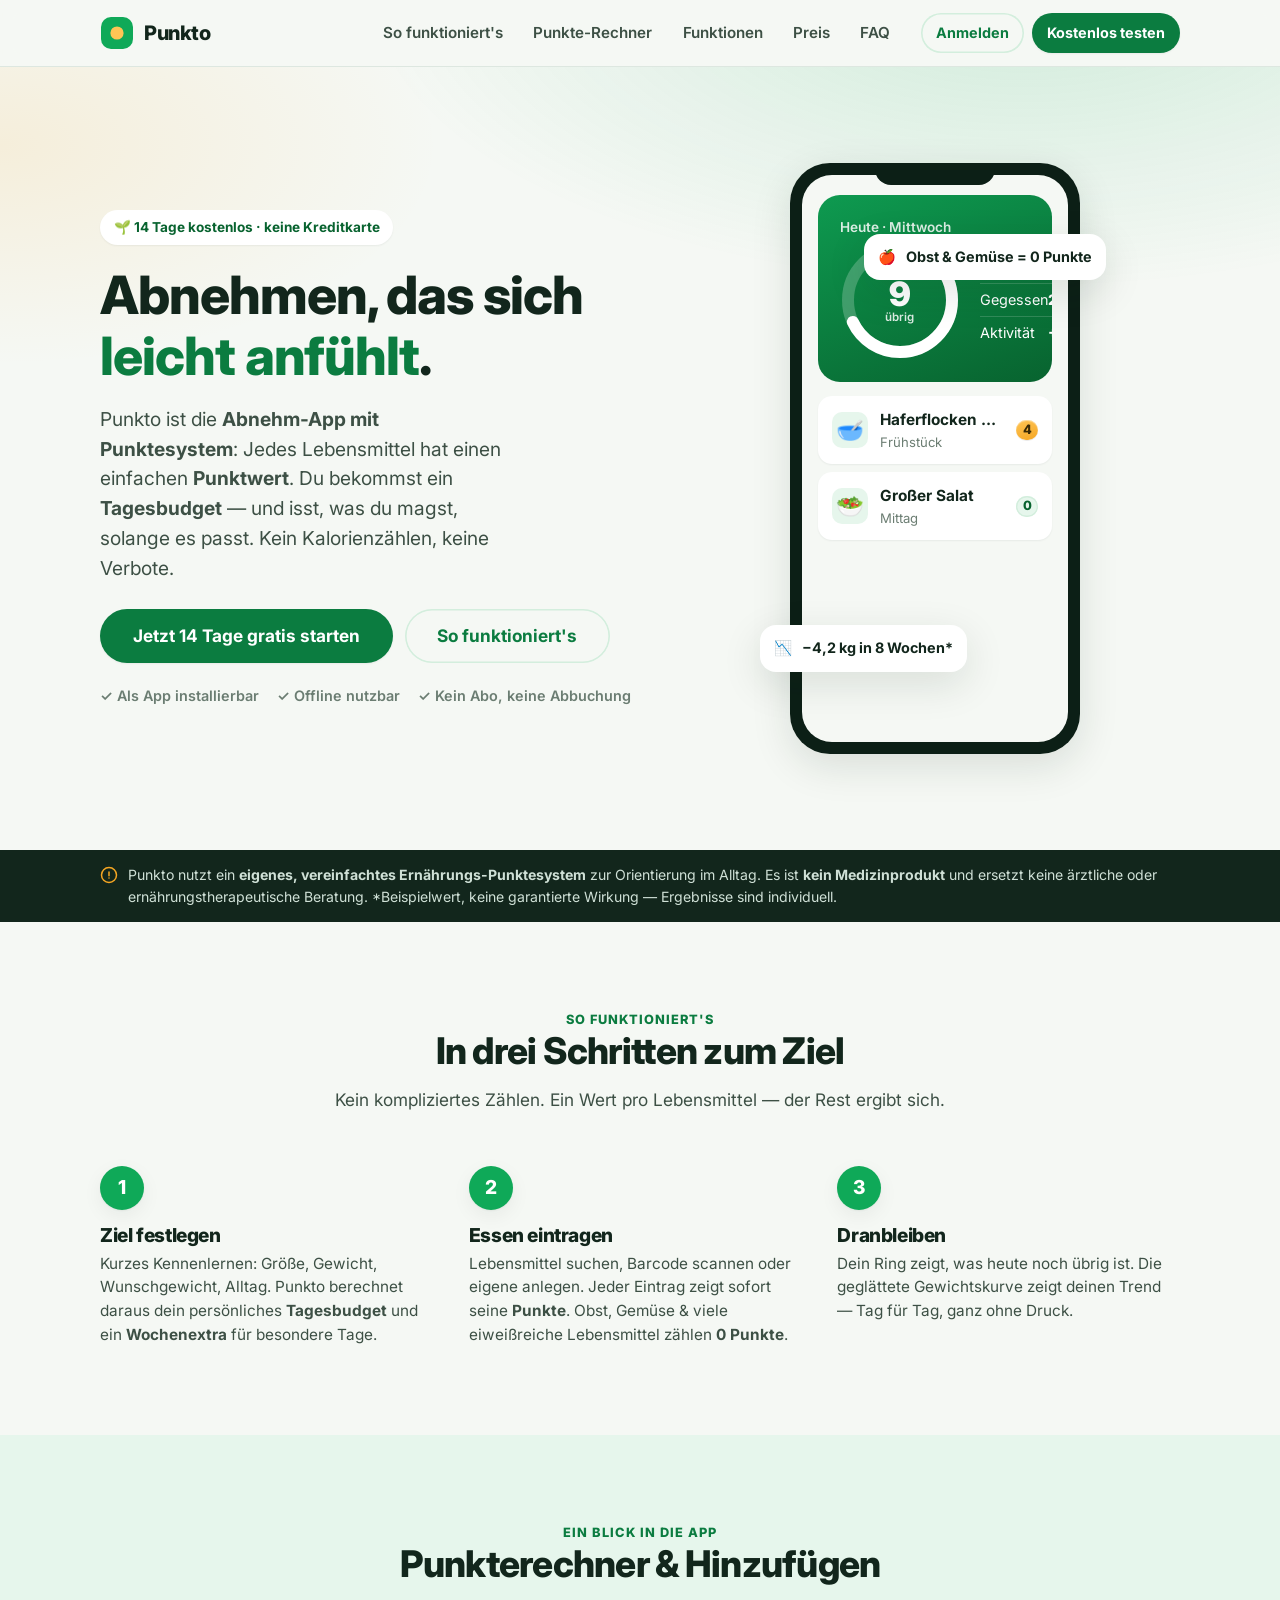
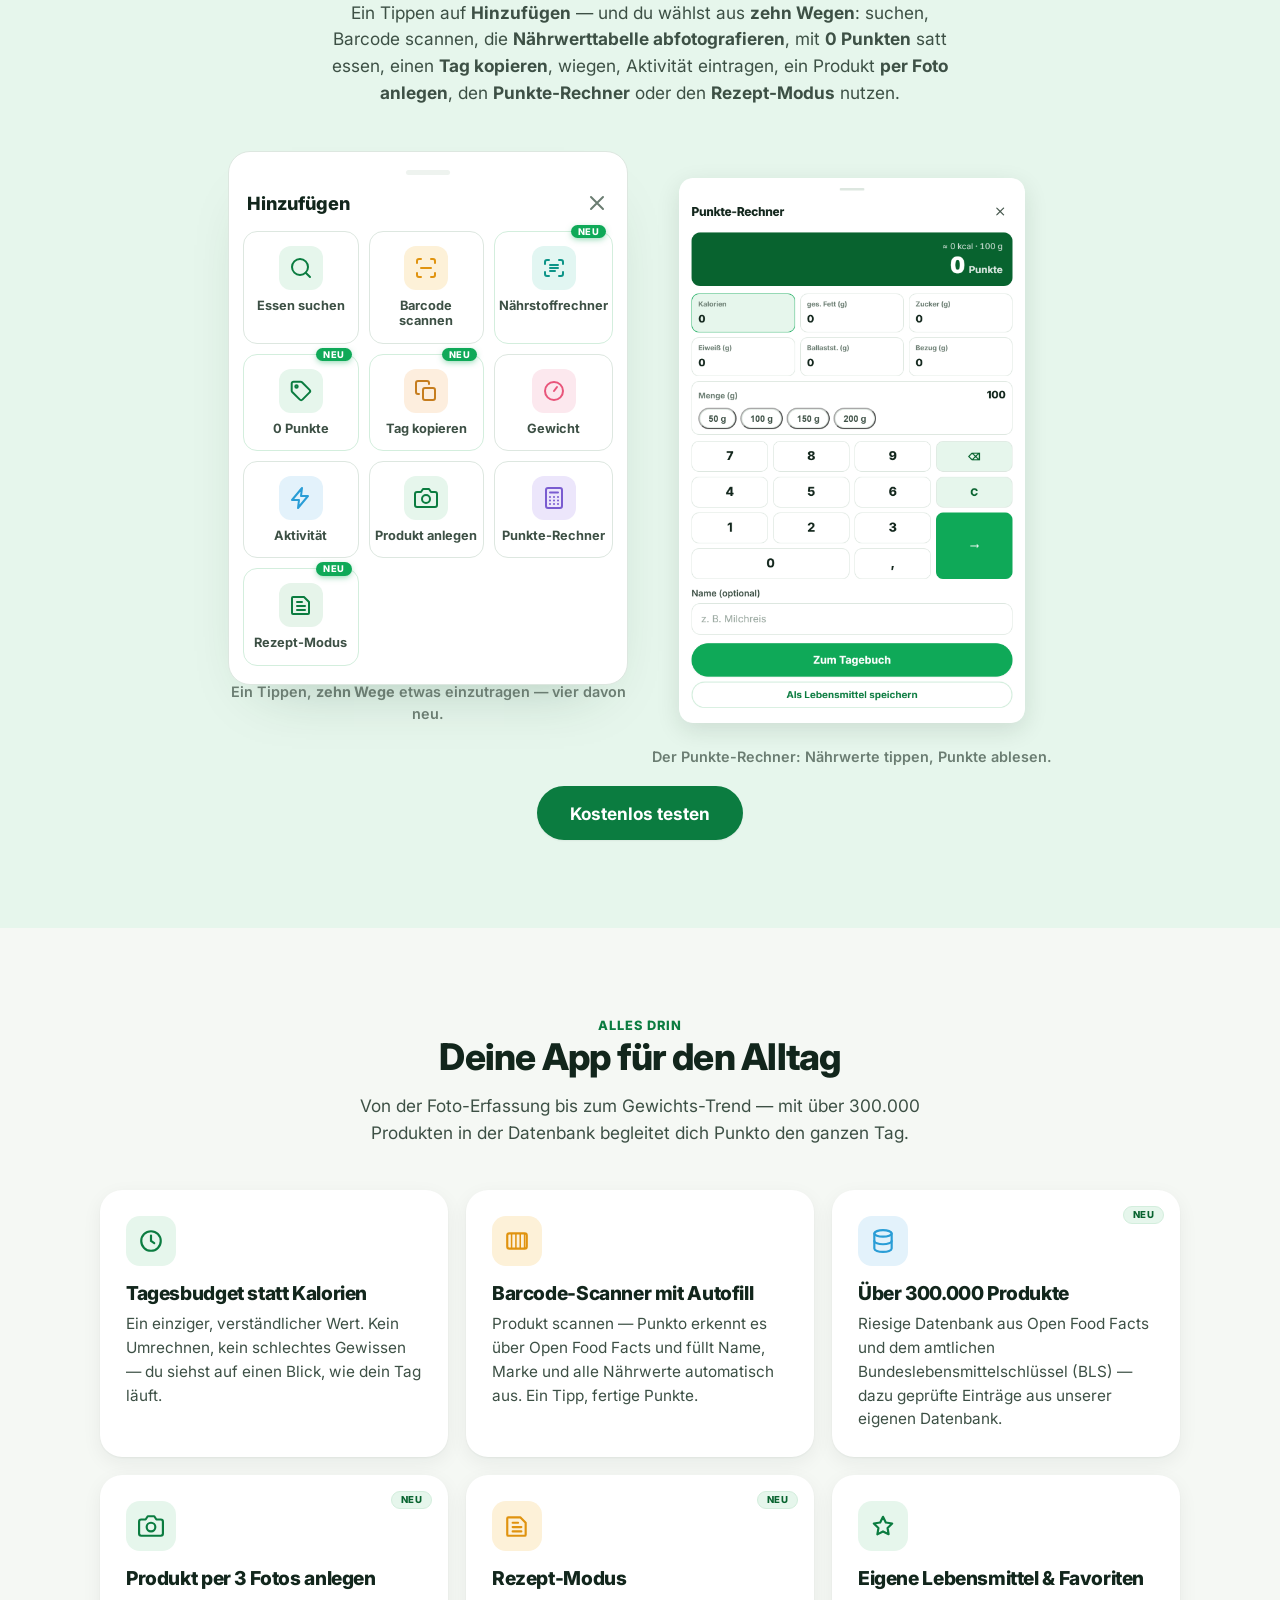
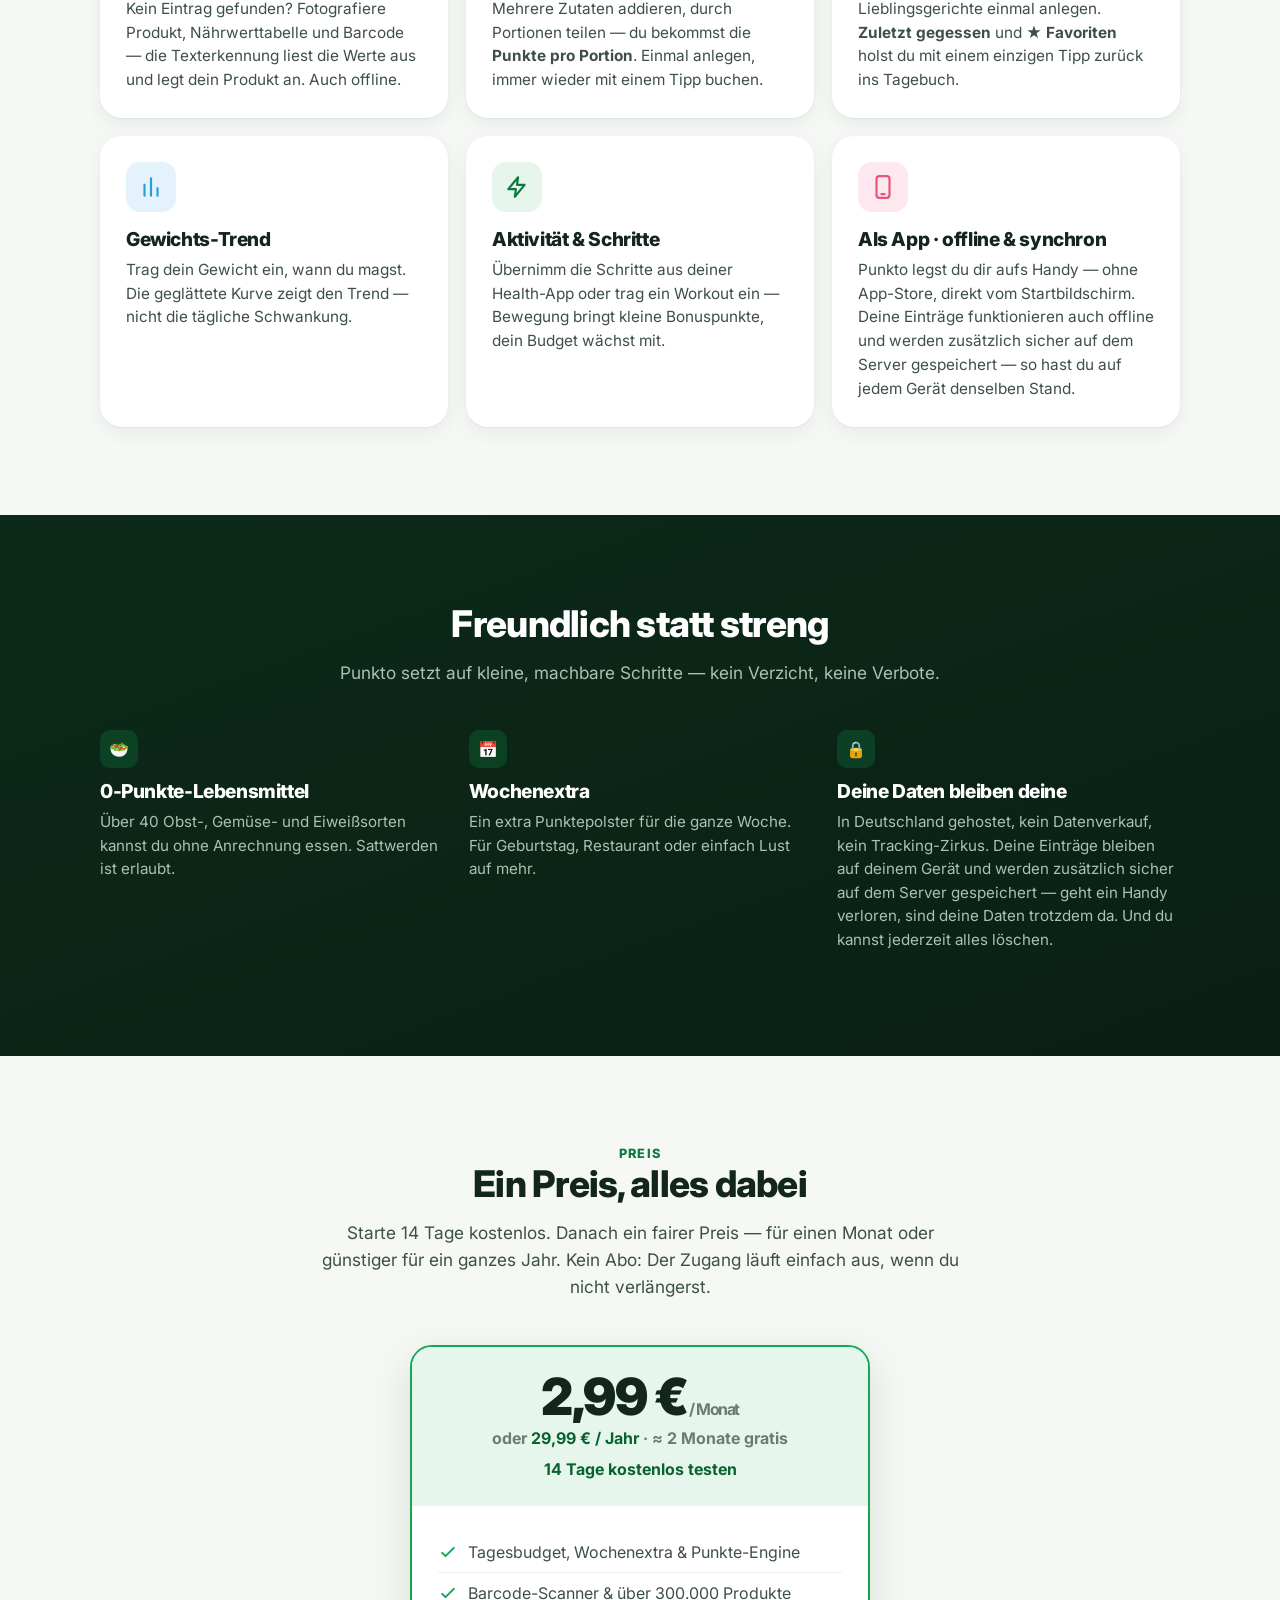
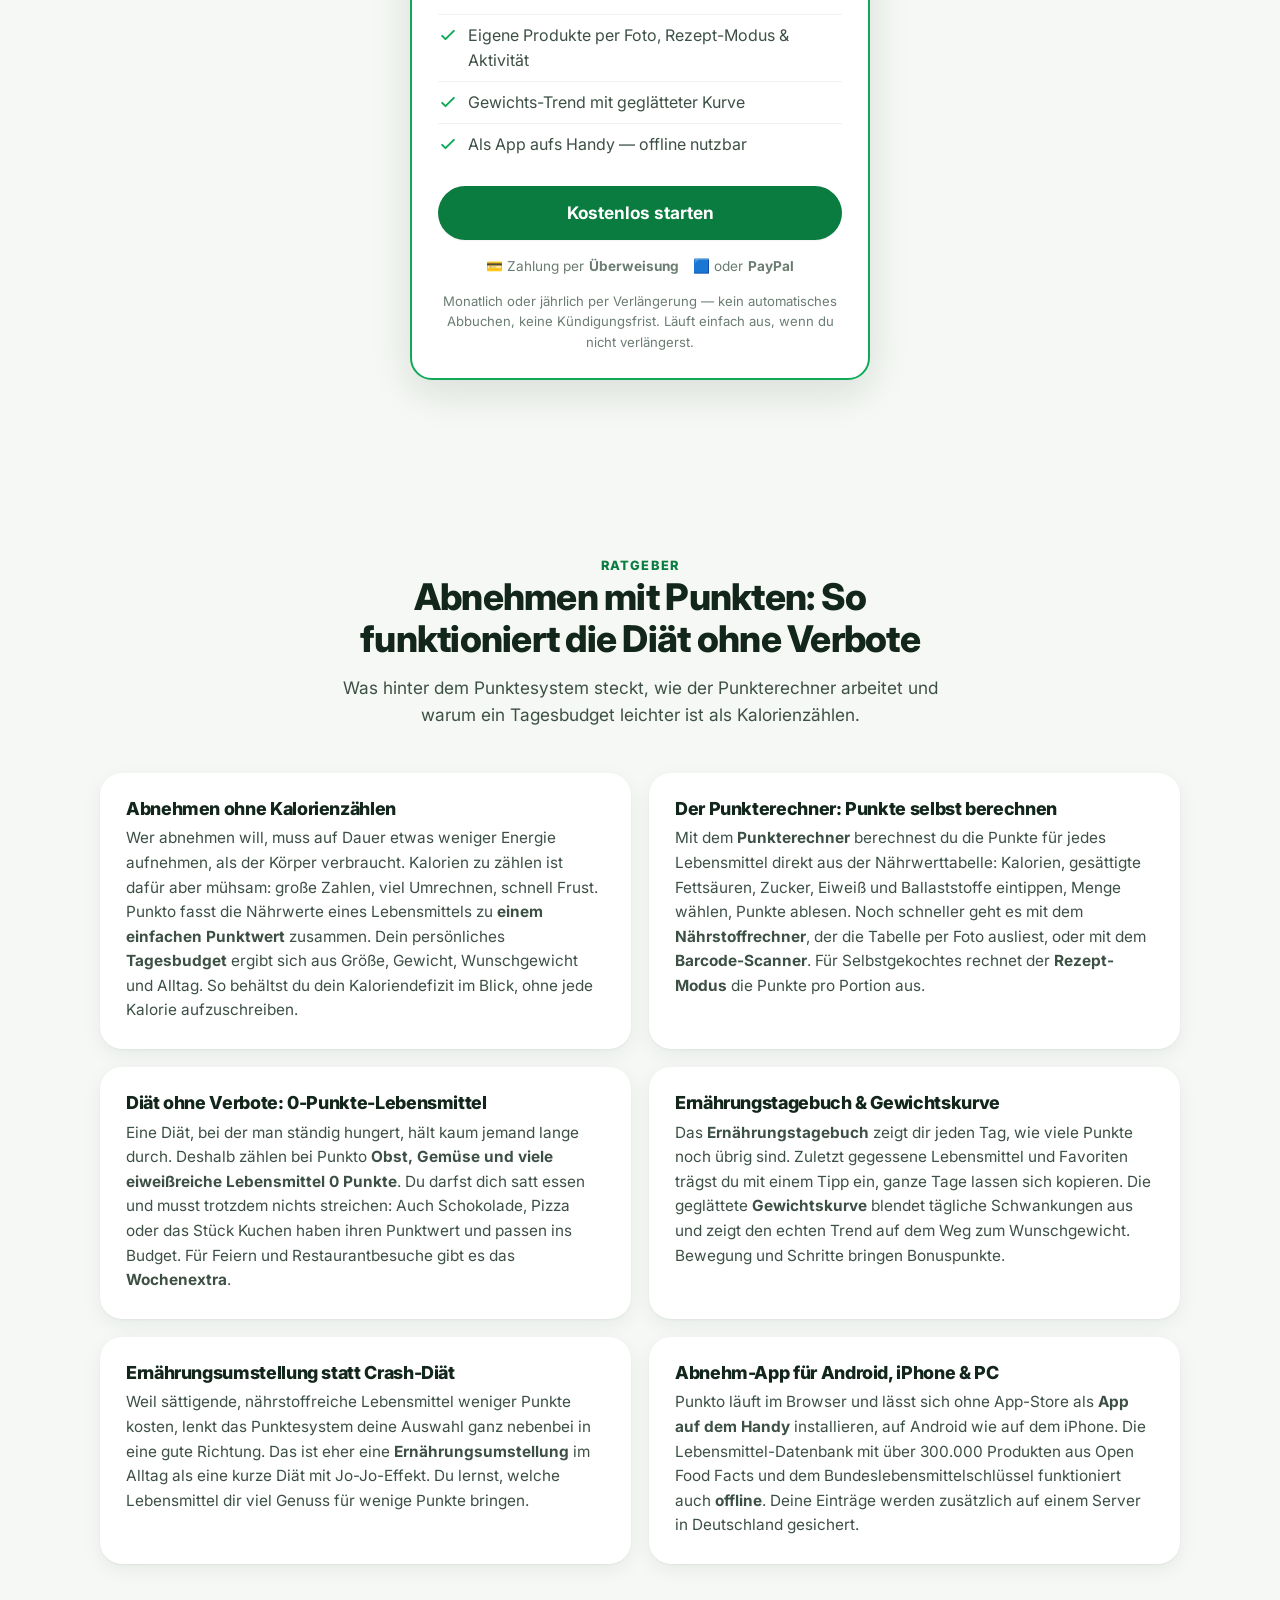
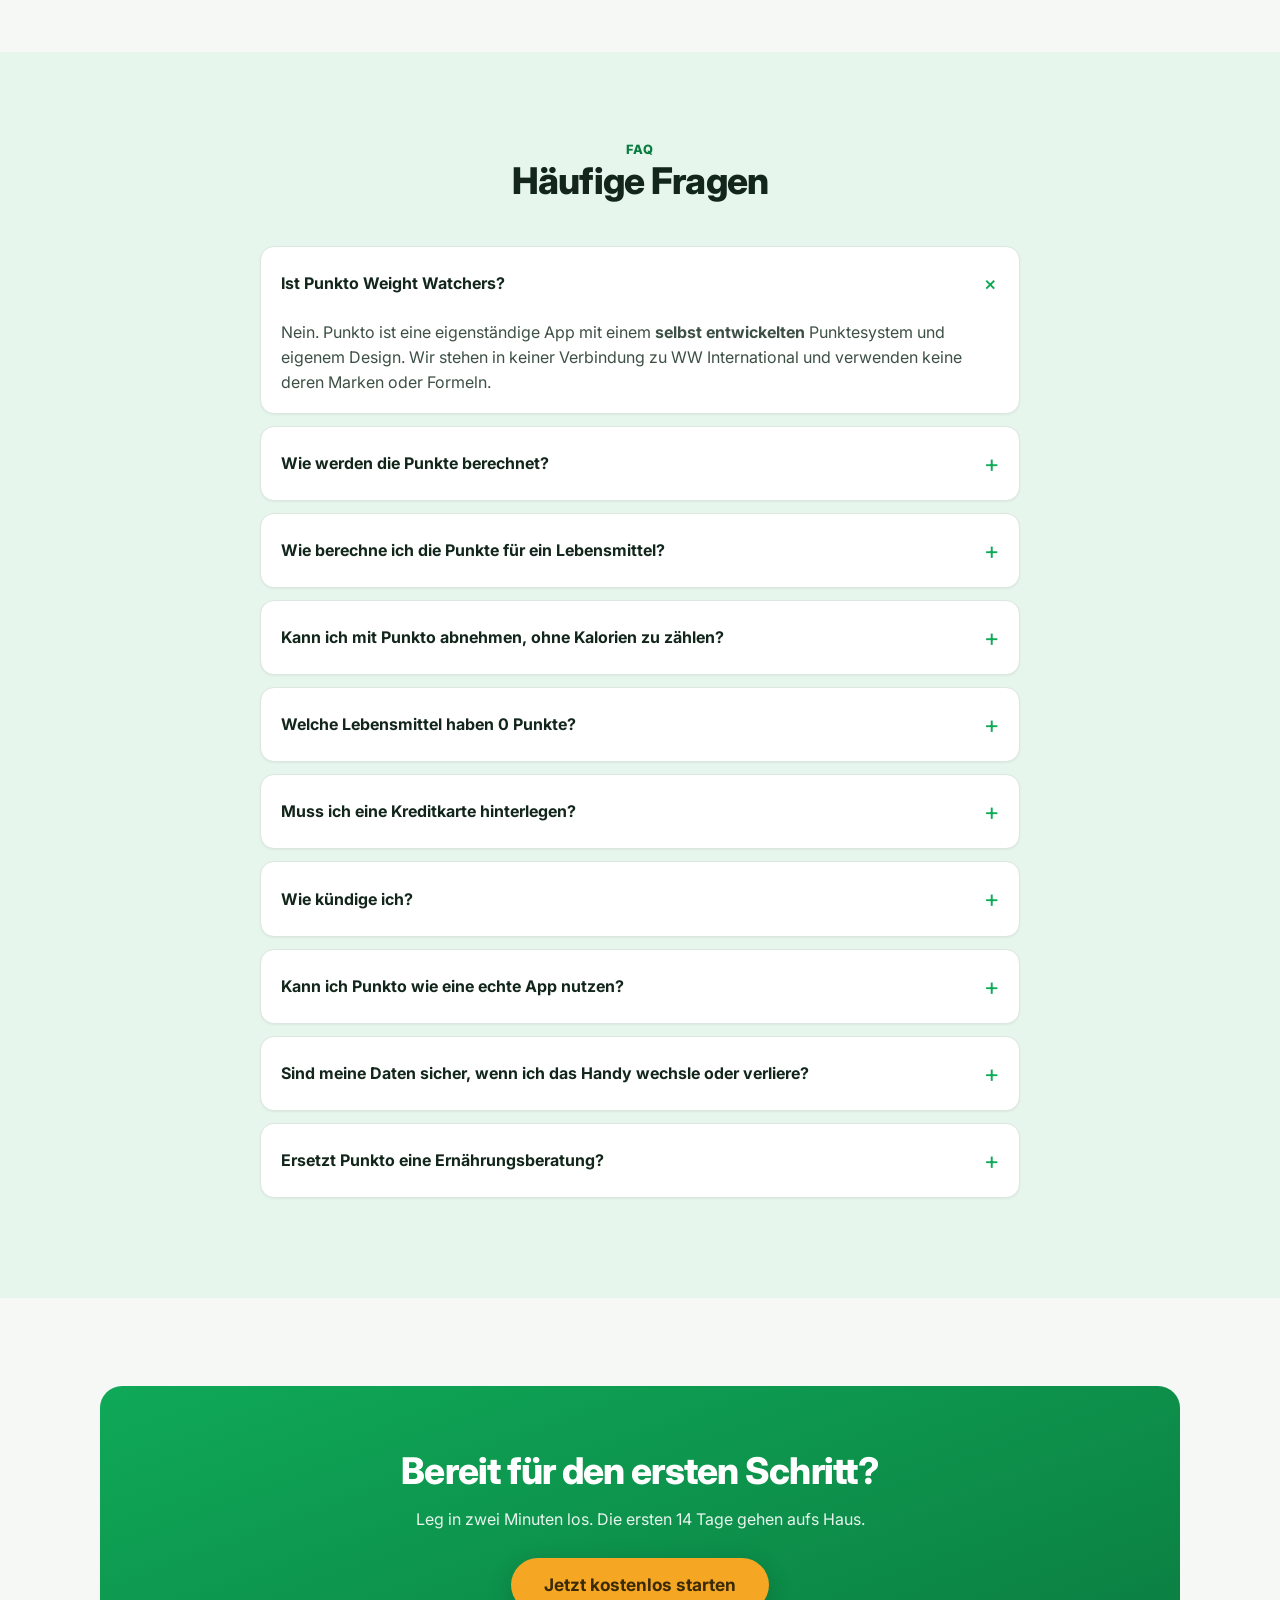
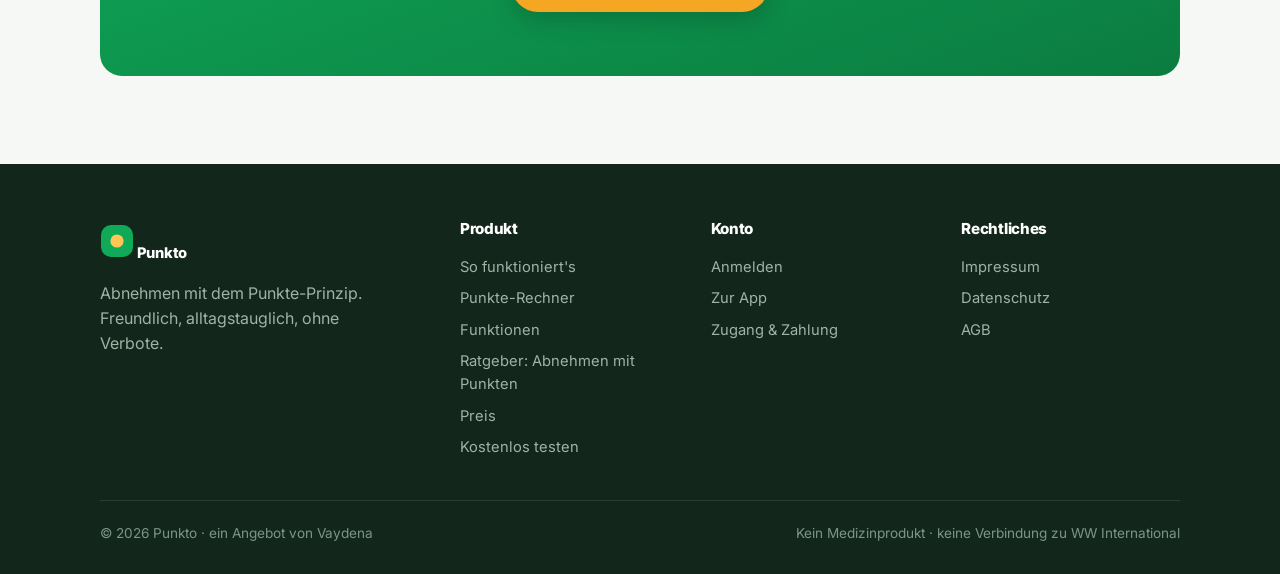
<file: index.html>
<!doctype html>
<html lang="de">
<head>
<meta charset="utf-8">
<meta name="viewport" content="width=device-width, initial-scale=1, viewport-fit=cover">
<title>Punkto – Abnehmen mit Punkten | Abnehm-App &amp; Punkterechner</title>
<meta name="description" content="Abnehmen ohne Kalorienzählen: Punkto ist die Abnehm-App mit Punktesystem, Punkterechner und Barcode-Scanner. Diät ohne Verbote – 14 Tage kostenlos testen.">
<meta name="keywords" content="Abnehmen, Abnehm-App, Abnehmen mit Punkten, Diät, Diät-App, Punkterechner, Punkte-Rechner, Punkte berechnen, Punkte zählen, Punktesystem, Punkte-Diät, Punktetabelle, 0-Punkte-Lebensmittel, Kalorien zählen, Kalorienrechner, Kaloriendefizit, Ernährungstagebuch, Abnehmtagebuch, Ernährungsumstellung, Wunschgewicht, Gewicht verlieren, Abnehmen ohne Hungern, Rezepte Punkte berechnen, Barcode-Scanner Lebensmittel">
<meta name="robots" content="index, follow, max-image-preview:large">
<meta name="author" content="Vaydena">
<meta name="theme-color" content="#0fa958">
<link rel="canonical" href="https://punkto.vaydena.de/">
<link rel="alternate" hreflang="de" href="https://punkto.vaydena.de/">
<link rel="alternate" hreflang="x-default" href="https://punkto.vaydena.de/">
<meta property="og:type" content="website">
<meta property="og:locale" content="de_DE">
<meta property="og:site_name" content="Punkto">
<meta property="og:title" content="Punkto – Abnehmen mit Punkten: Abnehm-App &amp; Punkterechner">
<meta property="og:description" content="Ein Punktwert pro Lebensmittel, ein Tagesbudget, dein Fortschritt. Abnehmen ohne Kalorienzählen und ohne Verbote – 14 Tage gratis.">
<meta property="og:url" content="https://punkto.vaydena.de/">
<meta property="og:image" content="https://punkto.vaydena.de/assets/og-punkto.png">
<meta property="og:image:width" content="1200">
<meta property="og:image:height" content="630">
<meta property="og:image:alt" content="Punkto – Abnehmen mit Punkten. Abnehm-App mit Punkterechner.">
<meta name="twitter:card" content="summary_large_image">
<meta name="twitter:title" content="Punkto – Abnehmen mit Punkten: Abnehm-App &amp; Punkterechner">
<meta name="twitter:description" content="Abnehmen ohne Kalorienzählen: Tagesbudget, Punkterechner, Barcode-Scanner. 14 Tage gratis.">
<meta name="twitter:image" content="https://punkto.vaydena.de/assets/og-punkto.png">
<script type="application/ld+json">
{
  "@context": "https://schema.org",
  "@graph": [
    {
      "@type": "Organization",
      "@id": "https://punkto.vaydena.de/#org",
      "name": "Vaydena",
      "url": "https://vaydena.de/",
      "logo": "https://punkto.vaydena.de/icon-512.png"
    },
    {
      "@type": "WebSite",
      "@id": "https://punkto.vaydena.de/#website",
      "url": "https://punkto.vaydena.de/",
      "name": "Punkto",
      "inLanguage": "de-DE",
      "publisher": {"@id": "https://punkto.vaydena.de/#org"}
    },
    {
      "@type": "WebApplication",
      "@id": "https://punkto.vaydena.de/#app",
      "name": "Punkto",
      "url": "https://punkto.vaydena.de/",
      "description": "Abnehm-App mit eigenem Punktesystem: Tagesbudget, Punkterechner, Barcode-Scanner, Rezept-Modus, Ernährungstagebuch und Gewichts-Trend. Installierbar als Web-App, offline nutzbar.",
      "applicationCategory": "HealthApplication",
      "operatingSystem": "Android, iOS, Windows, macOS (Browser)",
      "inLanguage": "de-DE",
      "image": "https://punkto.vaydena.de/assets/og-punkto.png",
      "publisher": {"@id": "https://punkto.vaydena.de/#org"},
      "featureList": [
        "Tagesbudget und Wochenextra statt Kalorienzählen",
        "Punkterechner für Lebensmittel und Rezepte",
        "Barcode-Scanner mit über 300.000 Produkten",
        "Nährwerttabelle per Foto auslesen",
        "0-Punkte-Lebensmittel",
        "Ernährungstagebuch und Gewichts-Trend",
        "Offline nutzbar, ohne App-Store installierbar"
      ],
      "offers": [
        {"@type": "Offer", "name": "Monatsabo", "price": "2.99", "priceCurrency": "EUR"},
        {"@type": "Offer", "name": "Jahresabo", "price": "29.99", "priceCurrency": "EUR"}
      ]
    }
  ]
}
</script>
<link rel="icon" href="favicon.svg" type="image/svg+xml">
<link rel="apple-touch-icon" href="apple-touch-icon.png">
<link rel="preconnect" href="https://fonts.googleapis.com">
<link rel="preconnect" href="https://fonts.gstatic.com" crossorigin>
<link href="https://fonts.googleapis.com/css2?family=Inter:wght@400;500;600;700;800;900&display=swap" rel="stylesheet">
<link rel="stylesheet" href="assets/punkto.css">
<style>
  /* App-Screenshots (Hinzufügen + Punkte-Rechner) */
  .shots{display:flex;flex-wrap:wrap;gap:4px 24px;align-items:flex-start;justify-content:center;max-width:920px;margin:0 auto}
  .shots .shot{margin:0;flex:0 1 400px;max-width:420px;text-align:center}
  .shots .shot img{display:block;width:100%;height:auto}
  .shots .shot figcaption{font-size:.9rem;color:var(--muted,#67746b);font-weight:600;margin-top:-4px}
  @media (max-width:760px){.shots{gap:0}.shots .shot{flex:1 1 100%;max-width:340px}}

  /* „Hinzufügen"-Sheet-Mockup (neun Wege) — bleibt immer aktuell, offline & im App-Look */
  .addmock{background:var(--card);border:1px solid var(--line);border-radius:22px;padding:16px 14px 18px;box-shadow:0 30px 60px -34px rgba(9,60,33,.28)}
  .addmock .grab{width:44px;height:5px;border-radius:999px;background:var(--line-2);margin:2px auto 14px}
  .addmock .amhead{display:flex;align-items:center;justify-content:space-between;margin:0 4px 14px}
  .addmock .amhead b{font-size:1.14rem;font-weight:800;color:var(--ink)}
  .addmock .amhead .x{width:24px;height:24px;color:var(--muted);flex:none}
  .addmock .amgrid{display:grid;grid-template-columns:repeat(3,1fr);gap:10px}
  .addmock .am{position:relative;display:flex;flex-direction:column;align-items:center;gap:8px;background:var(--card);border:1px solid var(--line);border-radius:14px;padding:14px 4px}
  .addmock .am .qi{width:44px;height:44px;border-radius:12px;background:var(--green-tint);color:var(--green-700);display:flex;align-items:center;justify-content:center}
  .addmock .am .qi svg{width:24px;height:24px}
  .addmock .am .lbl{font-size:.8rem;font-weight:700;color:var(--ink-2);line-height:1.2;text-align:center}
  .addmock .am.a .qi{background:var(--amber-tint);color:var(--amber-600)}
  .addmock .am.s .qi{background:#e3f2fb;color:var(--sky)}
  .addmock .am.b .qi{background:#fce8ee;color:var(--berry)}
  .addmock .am.v .qi{background:#ece6fb;color:#7a5cd0}
  .addmock .am.z .qi{background:#fdeede;color:#c67d1e}
  .addmock .am.r .qi{background:#e6f4ea;color:var(--green-700)}
  .addmock .am.n .qi{background:#e2f6f2;color:#0d9488}
  .addmock .am.is-new{border-color:var(--green-tint-2)}
  .addmock .am .nb{position:absolute;top:-7px;right:6px;font-size:.58rem;font-weight:800;letter-spacing:.04em;text-transform:uppercase;color:#fff;background:var(--green);border-radius:999px;padding:2px 7px;line-height:1;box-shadow:0 2px 6px -1px rgba(15,169,88,.5)}

  /* „neu"-Badge auf neu hinzugekommenen Feature-Karten */
  .feature{position:relative}
  .guide .feature h3{font-size:1.12rem}
  .guide .feature p{line-height:1.6}
  .feature .fnew{position:absolute;top:16px;right:16px;font-size:.6rem;font-weight:800;letter-spacing:.05em;text-transform:uppercase;color:var(--green-800);background:var(--green-tint);border:1px solid var(--green-tint-2);border-radius:999px;padding:3px 9px;line-height:1}
</style>
<script type="application/ld+json">
{
 "@context": "https://schema.org",
 "@type": "FAQPage",
 "mainEntity": [
  {
   "@type": "Question",
   "name": "Ist Punkto Weight Watchers?",
   "acceptedAnswer": {
    "@type": "Answer",
    "text": "Nein. Punkto ist eine eigenständige App mit einem selbst entwickelten Punktesystem und eigenem Design. Wir stehen in keiner Verbindung zu WW International und verwenden keine deren Marken oder Formeln."
   }
  },
  {
   "@type": "Question",
   "name": "Wie werden die Punkte berechnet?",
   "acceptedAnswer": {
    "@type": "Answer",
    "text": "Punkto errechnet aus den Nährwerten einer Portion einen ganzzahligen Wert: Kalorien bilden die Grundlast, gesättigte Fette und Zucker erhöhen den Wert, Eiweiß und Ballaststoffe senken ihn. Das belohnt sättigende, nährstoffreiche Lebensmittel — ganz ohne dass du selbst rechnen musst."
   }
  },
  {
   "@type": "Question",
   "name": "Wie berechne ich die Punkte für ein Lebensmittel?",
   "acceptedAnswer": {
    "@type": "Answer",
    "text": "Am einfachsten per Barcode-Scanner oder Suche, dann zeigt Punkto die Punkte sofort an. Für alles andere gibt es den Punkterechner: Nährwerte von der Verpackung eintippen, Menge wählen, fertig. Der Nährstoffrechner liest die Nährwerttabelle sogar per Foto aus."
   }
  },
  {
   "@type": "Question",
   "name": "Kann ich mit Punkto abnehmen, ohne Kalorien zu zählen?",
   "acceptedAnswer": {
    "@type": "Answer",
    "text": "Ja, genau dafür ist Punkto gedacht. Statt Kalorien zählst du Punkte, und dein Tagesbudget ist schon so berechnet, dass es zu deinem Ziel passt. Wie schnell du abnimmst, ist allerdings individuell und hängt von vielen Faktoren ab."
   }
  },
  {
   "@type": "Question",
   "name": "Welche Lebensmittel haben 0 Punkte?",
   "acceptedAnswer": {
    "@type": "Answer",
    "text": "Über 40 Sorten Obst, Gemüse und eiweißreiche Lebensmittel zählen bei Punkto 0 Punkte. In der App findest du sie gesammelt unter „0 Punkte“, nach Kategorie sortiert und durchsuchbar."
   }
  },
  {
   "@type": "Question",
   "name": "Muss ich eine Kreditkarte hinterlegen?",
   "acceptedAnswer": {
    "@type": "Answer",
    "text": "Nein. Die 14 Tage sind ohne Zahlungsdaten. Möchtest du danach weitermachen, zahlst du per Überweisung (mit QR-Code) oder PayPal, und wir schalten deinen Zugang frei. Es wird nie automatisch etwas abgebucht."
   }
  },
  {
   "@type": "Question",
   "name": "Wie kündige ich?",
   "acceptedAnswer": {
    "@type": "Answer",
    "text": "Gar nicht nötig — dein Zugang ist zeitlich begrenzt und läuft automatisch aus, wenn du nicht verlängerst. Du gehst also kein laufendes Abo ein."
   }
  },
  {
   "@type": "Question",
   "name": "Kann ich Punkto wie eine echte App nutzen?",
   "acceptedAnswer": {
    "@type": "Answer",
    "text": "Ja. Punkto ist eine installierbare Web-App (PWA). Du kannst sie auf dem Startbildschirm ablegen und offline nutzen — ohne App-Store."
   }
  },
  {
   "@type": "Question",
   "name": "Sind meine Daten sicher, wenn ich das Handy wechsle oder verliere?",
   "acceptedAnswer": {
    "@type": "Answer",
    "text": "Ja. Dein Tagebuch, dein Gewicht und deine Aktivität liegen auf deinem Gerät und werden zusätzlich sicher auf dem Server in Deutschland gespeichert. Meldest du dich auf einem neuen Gerät an, sind deine Einträge wieder da — auch wenn das alte Handy weg ist."
   }
  },
  {
   "@type": "Question",
   "name": "Ersetzt Punkto eine Ernährungsberatung?",
   "acceptedAnswer": {
    "@type": "Answer",
    "text": "Nein. Punkto ist ein Alltags-Werkzeug zur Orientierung und kein Medizinprodukt. Bei Erkrankungen, in Schwangerschaft/Stillzeit oder bei Essstörungen sprich bitte mit Ärztin, Arzt oder einer Ernährungsfachkraft."
   }
  }
 ]
}
</script>
</head>
<body>

<!-- ============================ HEADER ============================ -->
<header class="site-head">
  <div class="wrap">
    <a class="brand" href="/" aria-label="Punkto Startseite">
      <svg class="logo" viewBox="0 0 34 34" xmlns="http://www.w3.org/2000/svg" aria-hidden="true">
        <rect x="1" y="1" width="32" height="32" rx="10" fill="#0fa958"/>
        <circle cx="17" cy="17" r="6.6" fill="#ffc555"/>
      </svg>
      Punkto
    </a>
    <button class="menu-btn" id="menuBtn" aria-label="Menü" aria-expanded="false">
      <svg viewBox="0 0 24 24" fill="none" stroke="currentColor" stroke-width="2.2" stroke-linecap="round"><path d="M4 7h16M4 12h16M4 17h16"/></svg>
    </button>
    <nav class="nav-links" id="navLinks">
      <a href="#so">So funktioniert's</a>
      <a href="#rechner">Punkte-Rechner</a>
      <a href="#features">Funktionen</a>
      <a href="#preis">Preis</a>
      <a href="#faq">FAQ</a>
    </nav>
    <div class="nav-cta">
      <a class="btn ghost small" href="anmelden.html">Anmelden</a>
      <a class="btn primary small" href="anmelden.html?tab=register">Kostenlos testen</a>
    </div>
  </div>
</header>

<!-- ============================ HERO ============================ -->
<section class="hero">
  <div class="wrap">
    <div class="hero-copy">
      <span class="eyebrow">🌱 14 Tage kostenlos · keine Kreditkarte</span>
      <h1>Abnehmen, das sich <span class="hl">leicht anfühlt</span>.</h1>
      <p class="lead">Punkto ist die <b>Abnehm-App mit Punktesystem</b>: Jedes Lebensmittel hat einen einfachen <b>Punktwert</b>. Du bekommst ein <b>Tagesbudget</b> — und isst, was du magst, solange es passt. Kein Kalorienzählen, keine Verbote.</p>
      <div class="cta-row">
        <a class="btn primary big" href="anmelden.html?tab=register">Jetzt 14 Tage gratis starten</a>
        <a class="btn ghost big" href="#so">So funktioniert's</a>
      </div>
      <div class="trustline">
        <span>✓ Als App installierbar</span>
        <span>✓ Offline nutzbar</span>
        <span>✓ Kein Abo, keine Abbuchung</span>
      </div>
    </div>

    <div class="hero-visual">
      <div class="phone" aria-hidden="true">
        <div class="notch"></div>
        <div class="screen">
          <div style="padding:20px 16px">
            <div class="budget-hero" style="box-shadow:none">
              <div class="date">Heute · Mittwoch</div>
              <div class="flex">
                <div class="ring">
                  <svg viewBox="0 0 120 120" width="120" height="120">
                    <circle cx="60" cy="60" r="52" fill="none" stroke="rgba(255,255,255,.22)" stroke-width="12"/>
                    <circle cx="60" cy="60" r="52" fill="none" stroke="#fff" stroke-width="12" stroke-linecap="round"
                      stroke-dasharray="327" stroke-dashoffset="105"/>
                  </svg>
                  <div class="center"><div class="big">9</div><div class="lbl">übrig</div></div>
                </div>
                <div class="budget-meta">
                  <div class="krow"><span>Budget</span><b>29</b></div>
                  <div class="krow"><span>Gegessen</span><b>20</b></div>
                  <div class="krow"><span>Aktivität</span><b>+2</b></div>
                </div>
              </div>
            </div>
            <div class="meal-group" style="margin-top:14px">
              <div class="entry" style="margin-bottom:8px">
                <div class="em">🥣</div>
                <div class="info"><div class="nm">Haferflocken mit Beeren</div><div class="qt">Frühstück</div></div>
                <span class="coin sm">4</span>
              </div>
              <div class="entry" style="margin-bottom:0">
                <div class="em">🥗</div>
                <div class="info"><div class="nm">Großer Salat</div><div class="qt">Mittag</div></div>
                <span class="coin sm zero">0</span>
              </div>
            </div>
          </div>
        </div>
      </div>
      <div class="float-badge a">🍎 <span>Obst &amp; Gemüse = 0 Punkte</span></div>
      <div class="float-badge b">📉 <span>−4,2 kg in 8 Wochen*</span></div>
    </div>
  </div>
</section>

<!-- Disclaimer-Band -->
<div class="disband">
  <div class="wrap">
    <svg viewBox="0 0 24 24" fill="none" stroke="currentColor" stroke-width="2"><circle cx="12" cy="12" r="10"/><path d="M12 8v5M12 16h.01" stroke-linecap="round"/></svg>
    <span>Punkto nutzt ein <b>eigenes, vereinfachtes Ernährungs-Punktesystem</b> zur Orientierung im Alltag. Es ist <b>kein Medizinprodukt</b> und ersetzt keine ärztliche oder ernährungstherapeutische Beratung. *Beispielwert, keine garantierte Wirkung — Ergebnisse sind individuell.</span>
  </div>
</div>

<!-- ============================ SO FUNKTIONIERT'S ============================ -->
<section class="section" id="so">
  <div class="wrap">
    <div class="section-head">
      <div class="eyebrow">So funktioniert's</div>
      <h2>In drei Schritten zum Ziel</h2>
      <p>Kein kompliziertes Zählen. Ein Wert pro Lebensmittel — der Rest ergibt sich.</p>
    </div>
    <div class="steps">
      <div class="step">
        <div class="num">1</div>
        <h3>Ziel festlegen</h3>
        <p>Kurzes Kennenlernen: Größe, Gewicht, Wunschgewicht, Alltag. Punkto berechnet daraus dein persönliches <b>Tagesbudget</b> und ein <b>Wochenextra</b> für besondere Tage.</p>
      </div>
      <div class="step">
        <div class="num">2</div>
        <h3>Essen eintragen</h3>
        <p>Lebensmittel suchen, Barcode scannen oder eigene anlegen. Jeder Eintrag zeigt sofort seine <b>Punkte</b>. Obst, Gemüse &amp; viele eiweißreiche Lebensmittel zählen <b>0 Punkte</b>.</p>
      </div>
      <div class="step">
        <div class="num">3</div>
        <h3>Dranbleiben</h3>
        <p>Dein Ring zeigt, was heute noch übrig ist. Die geglättete Gewichtskurve zeigt deinen Trend — Tag für Tag, ganz ohne Druck.</p>
      </div>
    </div>
  </div>
</section>

<!-- ============================ HINZUFÜGEN & PUNKTE-RECHNER (App-Blick) ============================ -->
<section class="section tint" id="rechner">
  <div class="wrap">
    <div class="section-head">
      <div class="eyebrow">Ein Blick in die App</div>
      <h2>Punkterechner &amp; Hinzufügen</h2>
      <p>Ein Tippen auf <b>Hinzufügen</b> — und du wählst aus <b>zehn Wegen</b>: suchen, Barcode scannen, die <b>Nährwerttabelle abfotografieren</b>, mit <b>0&nbsp;Punkten</b> satt essen, einen <b>Tag kopieren</b>, wiegen, Aktivität eintragen, ein Produkt <b>per Foto anlegen</b>, den <b>Punkte-Rechner</b> oder den <b>Rezept-Modus</b> nutzen.</p>
    </div>
    <div class="shots">
      <figure class="shot">
        <div class="addmock" role="img" aria-label="Das Hinzufügen-Menü der Punkto-App mit zehn Kacheln: Essen suchen, Barcode scannen, Nährstoffrechner, 0 Punkte, Tag kopieren, Gewicht, Aktivität, Produkt anlegen, Punkte-Rechner und Rezept-Modus.">
          <div class="grab"></div>
          <div class="amhead">
            <b>Hinzufügen</b>
            <svg class="x" viewBox="0 0 24 24" fill="none" stroke="currentColor" stroke-width="2" stroke-linecap="round" aria-hidden="true"><path d="M6 6l12 12M18 6L6 18"/></svg>
          </div>
          <div class="amgrid">
            <div class="am"><span class="qi"><svg viewBox="0 0 24 24" fill="none" stroke="currentColor" stroke-width="2" stroke-linecap="round" stroke-linejoin="round"><circle cx="11" cy="11" r="8"/><path d="M21 21l-4.3-4.3"/></svg></span><span class="lbl">Essen suchen</span></div>
            <div class="am a"><span class="qi"><svg viewBox="0 0 24 24" fill="none" stroke="currentColor" stroke-width="2" stroke-linecap="round" stroke-linejoin="round"><path d="M3 7V5a2 2 0 0 1 2-2h2M17 3h2a2 2 0 0 1 2 2v2M21 17v2a2 2 0 0 1-2 2h-2M7 21H5a2 2 0 0 1-2-2v-2"/><path d="M7 12h10"/></svg></span><span class="lbl">Barcode scannen</span></div>
            <div class="am n is-new"><span class="nb">neu</span><span class="qi"><svg viewBox="0 0 24 24" fill="none" stroke="currentColor" stroke-width="2" stroke-linecap="round" stroke-linejoin="round"><path d="M3 8V6a2 2 0 0 1 2-2h2M17 4h2a2 2 0 0 1 2 2v2M21 16v2a2 2 0 0 1-2 2h-2M7 20H5a2 2 0 0 1-2-2v-2"/><path d="M8 9h8M8 12h8M8 15h5"/></svg></span><span class="lbl">Nährstoffrechner</span></div>
            <div class="am is-new"><span class="nb">neu</span><span class="qi"><svg viewBox="0 0 24 24" fill="none" stroke="currentColor" stroke-width="2" stroke-linecap="round" stroke-linejoin="round"><path d="M20.6 13.4l-7.2 7.2a1.8 1.8 0 0 1-2.55 0l-7.6-7.6A2 2 0 0 1 2.7 11.6V4.5a1.8 1.8 0 0 1 1.8-1.8h7.1a2 2 0 0 1 1.4.6l7.6 7.6a1.8 1.8 0 0 1 0 2.5z"/><circle cx="7.5" cy="7.5" r="1.2"/></svg></span><span class="lbl">0 Punkte</span></div>
            <div class="am z is-new"><span class="nb">neu</span><span class="qi"><svg viewBox="0 0 24 24" fill="none" stroke="currentColor" stroke-width="2" stroke-linecap="round" stroke-linejoin="round"><rect x="9" y="9" width="12" height="12" rx="2"/><path d="M5 15H4a2 2 0 0 1-2-2V4a2 2 0 0 1 2-2h9a2 2 0 0 1 2 2v1"/></svg></span><span class="lbl">Tag kopieren</span></div>
            <div class="am b"><span class="qi"><svg viewBox="0 0 24 24" fill="none" stroke="currentColor" stroke-width="2" stroke-linecap="round" stroke-linejoin="round"><circle cx="12" cy="12" r="9"/><path d="M12 12l3-4"/></svg></span><span class="lbl">Gewicht</span></div>
            <div class="am s"><span class="qi"><svg viewBox="0 0 24 24" fill="none" stroke="currentColor" stroke-width="2" stroke-linecap="round" stroke-linejoin="round"><path d="M13 2L3 14h7l-1 8 10-12h-7z"/></svg></span><span class="lbl">Aktivität</span></div>
            <div class="am c"><span class="qi"><svg viewBox="0 0 24 24" fill="none" stroke="currentColor" stroke-width="2" stroke-linecap="round" stroke-linejoin="round"><path d="M23 19a2 2 0 0 1-2 2H3a2 2 0 0 1-2-2V8a2 2 0 0 1 2-2h4l2-3h6l2 3h4a2 2 0 0 1 2 2z"/><circle cx="12" cy="13" r="4"/></svg></span><span class="lbl">Produkt anlegen</span></div>
            <div class="am v"><span class="qi"><svg viewBox="0 0 24 24" fill="none" stroke="currentColor" stroke-width="2" stroke-linecap="round" stroke-linejoin="round"><rect x="4" y="2" width="16" height="20" rx="2"/><path d="M8 6.5h8M8 11h.01M12 11h.01M16 11h.01M8 14.5h.01M12 14.5h.01M16 14.5h.01M8 18h.01M12 18h.01M16 18h.01"/></svg></span><span class="lbl">Punkte-Rechner</span></div>
            <div class="am r is-new"><span class="nb">neu</span><span class="qi"><svg viewBox="0 0 24 24" fill="none" stroke="currentColor" stroke-width="2" stroke-linecap="round" stroke-linejoin="round"><path d="M4 4h11l5 5v11a1 1 0 0 1-1 1H4a1 1 0 0 1-1-1V5a1 1 0 0 1 1-1z"/><path d="M8 9h5M8 13h8M8 17h8"/></svg></span><span class="lbl">Rezept-Modus</span></div>
          </div>
        </div>
        <figcaption>Ein Tippen, <b>zehn Wege</b> etwas einzutragen — vier davon neu.</figcaption>
      </figure>
      <figure class="shot">
        <img src="assets/shot-rechner.png" width="648" height="971" loading="lazy" decoding="async"
             alt="Screenshot des Punkte-Rechners der Punkto-App: Nährwertfelder, Mengen-Auswahl und Zifferntastatur berechnen den Punktwert.">
        <figcaption>Der Punkte-Rechner: Nährwerte tippen, Punkte ablesen.</figcaption>
      </figure>
    </div>
    <div style="text-align:center;margin-top:18px">
      <a class="btn primary big" href="anmelden.html?tab=register">Kostenlos testen</a>
    </div>
  </div>
</section>

<!-- ============================ FEATURES ============================ -->
<section class="section" id="features">
  <div class="wrap">
    <div class="section-head">
      <div class="eyebrow">Alles drin</div>
      <h2>Deine App für den Alltag</h2>
      <p>Von der Foto-Erfassung bis zum Gewichts-Trend — mit über 300.000 Produkten in der Datenbank begleitet dich Punkto den ganzen Tag.</p>
    </div>
    <div class="grid g3">
      <div class="feature">
        <div class="ic"><svg viewBox="0 0 24 24" fill="none" stroke="currentColor" stroke-width="2"><circle cx="12" cy="12" r="9"/><path d="M12 7v5l3 2" stroke-linecap="round"/></svg></div>
        <h3>Tagesbudget statt Kalorien</h3>
        <p>Ein einziger, verständlicher Wert. Kein Umrechnen, kein schlechtes Gewissen — du siehst auf einen Blick, wie dein Tag läuft.</p>
      </div>
      <div class="feature amber">
        <div class="ic"><svg viewBox="0 0 24 24" fill="none" stroke="currentColor" stroke-width="2"><rect x="3" y="5" width="18" height="14" rx="2"/><path d="M7 5v14M11 5v14M15 5v14M19 5v14" stroke-width="1.4"/></svg></div>
        <h3>Barcode-Scanner mit Autofill</h3>
        <p>Produkt scannen — Punkto erkennt es über Open Food Facts und füllt Name, Marke und alle Nährwerte automatisch aus. Ein Tipp, fertige Punkte.</p>
      </div>
      <div class="feature sky">
        <div class="fnew">neu</div>
        <div class="ic"><svg viewBox="0 0 24 24" fill="none" stroke="currentColor" stroke-width="2" stroke-linecap="round" stroke-linejoin="round"><ellipse cx="12" cy="5" rx="8" ry="3"/><path d="M20 5v14c0 1.7-3.6 3-8 3s-8-1.3-8-3V5"/><path d="M20 12c0 1.7-3.6 3-8 3s-8-1.3-8-3"/></svg></div>
        <h3>Über 300.000 Produkte</h3>
        <p>Riesige Datenbank aus Open Food Facts und dem amtlichen Bundeslebensmittelschlüssel (BLS) — dazu geprüfte Einträge aus unserer eigenen Datenbank.</p>
      </div>
      <div class="feature">
        <div class="fnew">neu</div>
        <div class="ic"><svg viewBox="0 0 24 24" fill="none" stroke="currentColor" stroke-width="2" stroke-linecap="round" stroke-linejoin="round"><path d="M23 19a2 2 0 0 1-2 2H3a2 2 0 0 1-2-2V8a2 2 0 0 1 2-2h4l2-3h6l2 3h4a2 2 0 0 1 2 2z"/><circle cx="12" cy="13" r="4"/></svg></div>
        <h3>Produkt per 3 Fotos anlegen</h3>
        <p>Kein Eintrag gefunden? Fotografiere Produkt, Nährwerttabelle und Barcode — die Texterkennung liest die Werte aus und legt dein Produkt an. Auch offline.</p>
      </div>
      <div class="feature amber">
        <div class="fnew">neu</div>
        <div class="ic"><svg viewBox="0 0 24 24" fill="none" stroke="currentColor" stroke-width="2" stroke-linecap="round" stroke-linejoin="round"><path d="M4 4h11l5 5v11a1 1 0 0 1-1 1H4a1 1 0 0 1-1-1V5a1 1 0 0 1 1-1z"/><path d="M8 9h5M8 13h8M8 17h8"/></svg></div>
        <h3>Rezept-Modus</h3>
        <p>Mehrere Zutaten addieren, durch Portionen teilen — du bekommst die <b>Punkte pro Portion</b>. Einmal anlegen, immer wieder mit einem Tipp buchen.</p>
      </div>
      <div class="feature">
        <div class="ic"><svg viewBox="0 0 24 24" fill="none" stroke="currentColor" stroke-width="2" stroke-linecap="round" stroke-linejoin="round"><path d="M12 3.5l2.6 5.3 5.9.9-4.3 4.1 1 5.8L12 17l-5.2 2.7 1-5.8L3.5 9.7l5.9-.9z"/></svg></div>
        <h3>Eigene Lebensmittel &amp; Favoriten</h3>
        <p>Lieblingsgerichte einmal anlegen. <b>Zuletzt gegessen</b> und ★ <b>Favoriten</b> holst du mit einem einzigen Tipp zurück ins Tagebuch.</p>
      </div>
      <div class="feature sky">
        <div class="ic"><svg viewBox="0 0 24 24" fill="none" stroke="currentColor" stroke-width="2"><path d="M6 20V10M12 20V4M18 20v-7" stroke-linecap="round"/></svg></div>
        <h3>Gewichts-Trend</h3>
        <p>Trag dein Gewicht ein, wann du magst. Die geglättete Kurve zeigt den Trend — nicht die tägliche Schwankung.</p>
      </div>
      <div class="feature">
        <div class="ic"><svg viewBox="0 0 24 24" fill="none" stroke="currentColor" stroke-width="2"><path d="M13 3 4 14h7l-1 7 9-11h-7l1-7Z" stroke-linejoin="round"/></svg></div>
        <h3>Aktivität &amp; Schritte</h3>
        <p>Übernimm die Schritte aus deiner Health-App oder trag ein Workout ein — Bewegung bringt kleine Bonuspunkte, dein Budget wächst mit.</p>
      </div>
      <div class="feature berry">
        <div class="ic"><svg viewBox="0 0 24 24" fill="none" stroke="currentColor" stroke-width="2"><rect x="6" y="2" width="12" height="20" rx="2.6"/><path d="M10.5 18.5h3" stroke-linecap="round"/></svg></div>
        <h3>Als App · offline &amp; synchron</h3>
        <p>Punkto legst du dir aufs Handy — ohne App-Store, direkt vom Startbildschirm. Deine Einträge funktionieren auch offline und werden zusätzlich sicher auf dem Server gespeichert — so hast du auf jedem Gerät denselben Stand.</p>
      </div>
    </div>
  </div>
</section>

<!-- ============================ VERTRAUEN / DARK ============================ -->
<section class="section dark-sec">
  <div class="wrap">
    <div class="section-head">
      <h2>Freundlich statt streng</h2>
      <p>Punkto setzt auf kleine, machbare Schritte — kein Verzicht, keine Verbote.</p>
    </div>
    <div class="ofx">
      <div class="col">
        <div class="n">🥗</div>
        <h3>0-Punkte-Lebensmittel</h3>
        <p>Über 40 Obst-, Gemüse- und Eiweißsorten kannst du ohne Anrechnung essen. Sattwerden ist erlaubt.</p>
      </div>
      <div class="col">
        <div class="n">📅</div>
        <h3>Wochenextra</h3>
        <p>Ein extra Punktepolster für die ganze Woche. Für Geburtstag, Restaurant oder einfach Lust auf mehr.</p>
      </div>
      <div class="col">
        <div class="n">🔒</div>
        <h3>Deine Daten bleiben deine</h3>
        <p>In Deutschland gehostet, kein Datenverkauf, kein Tracking-Zirkus. Deine Einträge bleiben auf deinem Gerät und werden zusätzlich sicher auf dem Server gespeichert — geht ein Handy verloren, sind deine Daten trotzdem da. Und du kannst jederzeit alles löschen.</p>
      </div>
    </div>
  </div>
</section>

<!-- ============================ PREIS ============================ -->
<section class="section" id="preis">
  <div class="wrap">
    <div class="section-head">
      <div class="eyebrow">Preis</div>
      <h2>Ein Preis, alles dabei</h2>
      <p>Starte 14 Tage kostenlos. Danach ein fairer Preis — für einen Monat oder günstiger für ein ganzes Jahr. Kein Abo: Der Zugang läuft einfach aus, wenn du nicht verlängerst.</p>
    </div>
    <div class="offer">
      <div class="top">
        <div class="price">2,99&nbsp;€<small> / Monat</small></div>
        <div style="font-weight:700;color:var(--muted);margin-top:4px">oder <b style="color:var(--green-800)">29,99&nbsp;€ / Jahr</b> · ≈&nbsp;2&nbsp;Monate gratis</div>
        <div style="color:var(--green-800);font-weight:700;margin-top:6px">14 Tage kostenlos testen</div>
      </div>
      <div class="body">
        <ul>
          <li><svg viewBox="0 0 24 24" fill="none" stroke="currentColor" stroke-width="2.4"><path d="m5 13 4 4L19 7" stroke-linecap="round" stroke-linejoin="round"/></svg> Tagesbudget, Wochenextra &amp; Punkte-Engine</li>
          <li><svg viewBox="0 0 24 24" fill="none" stroke="currentColor" stroke-width="2.4"><path d="m5 13 4 4L19 7" stroke-linecap="round" stroke-linejoin="round"/></svg> Barcode-Scanner &amp; über 300.000 Produkte</li>
          <li><svg viewBox="0 0 24 24" fill="none" stroke="currentColor" stroke-width="2.4"><path d="m5 13 4 4L19 7" stroke-linecap="round" stroke-linejoin="round"/></svg> Eigene Produkte per Foto, Rezept-Modus &amp; Aktivität</li>
          <li><svg viewBox="0 0 24 24" fill="none" stroke="currentColor" stroke-width="2.4"><path d="m5 13 4 4L19 7" stroke-linecap="round" stroke-linejoin="round"/></svg> Gewichts-Trend mit geglätteter Kurve</li>
          <li><svg viewBox="0 0 24 24" fill="none" stroke="currentColor" stroke-width="2.4"><path d="m5 13 4 4L19 7" stroke-linecap="round" stroke-linejoin="round"/></svg> Als App aufs Handy — offline nutzbar</li>
        </ul>
        <a class="btn primary block big" href="anmelden.html?tab=register">Kostenlos starten</a>
        <div class="pay-note">
          <span>💳 Zahlung per <b>Überweisung</b></span>
          <span>🟦 oder <b>PayPal</b></span>
        </div>
        <p style="font-size:.82rem;color:var(--muted);margin:14px 0 0">Monatlich oder jährlich per Verlängerung — kein automatisches Abbuchen, keine Kündigungsfrist. Läuft einfach aus, wenn du nicht verlängerst.</p>
      </div>
    </div>
  </div>
</section>

<!-- ============================ RATGEBER (SEO-Text) ============================ -->
<section class="section" id="ratgeber">
  <div class="wrap">
    <div class="section-head">
      <div class="eyebrow">Ratgeber</div>
      <h2>Abnehmen mit Punkten: So funktioniert die Diät ohne Verbote</h2>
      <p>Was hinter dem Punktesystem steckt, wie der Punkterechner arbeitet und warum ein Tagesbudget leichter ist als Kalorienzählen.</p>
    </div>
    <div class="grid g2 guide">
      <article class="feature">
        <h3>Abnehmen ohne Kalorienzählen</h3>
        <p>Wer abnehmen will, muss auf Dauer etwas weniger Energie aufnehmen, als der Körper verbraucht. Kalorien zu zählen ist dafür aber mühsam: große Zahlen, viel Umrechnen, schnell Frust. Punkto fasst die Nährwerte eines Lebensmittels zu <b>einem einfachen Punktwert</b> zusammen. Dein persönliches <b>Tagesbudget</b> ergibt sich aus Größe, Gewicht, Wunschgewicht und Alltag. So behältst du dein Kaloriendefizit im Blick, ohne jede Kalorie aufzuschreiben.</p>
      </article>
      <article class="feature">
        <h3>Der Punkterechner: Punkte selbst berechnen</h3>
        <p>Mit dem <b>Punkterechner</b> berechnest du die Punkte für jedes Lebensmittel direkt aus der Nährwerttabelle: Kalorien, gesättigte Fettsäuren, Zucker, Eiweiß und Ballaststoffe eintippen, Menge wählen, Punkte ablesen. Noch schneller geht es mit dem <b>Nährstoffrechner</b>, der die Tabelle per Foto ausliest, oder mit dem <b>Barcode-Scanner</b>. Für Selbstgekochtes rechnet der <b>Rezept-Modus</b> die Punkte pro Portion aus.</p>
      </article>
      <article class="feature">
        <h3>Diät ohne Verbote: 0-Punkte-Lebensmittel</h3>
        <p>Eine Diät, bei der man ständig hungert, hält kaum jemand lange durch. Deshalb zählen bei Punkto <b>Obst, Gemüse und viele eiweißreiche Lebensmittel 0 Punkte</b>. Du darfst dich satt essen und musst trotzdem nichts streichen: Auch Schokolade, Pizza oder das Stück Kuchen haben ihren Punktwert und passen ins Budget. Für Feiern und Restaurantbesuche gibt es das <b>Wochenextra</b>.</p>
      </article>
      <article class="feature">
        <h3>Ernährungstagebuch &amp; Gewichtskurve</h3>
        <p>Das <b>Ernährungstagebuch</b> zeigt dir jeden Tag, wie viele Punkte noch übrig sind. Zuletzt gegessene Lebensmittel und Favoriten trägst du mit einem Tipp ein, ganze Tage lassen sich kopieren. Die geglättete <b>Gewichtskurve</b> blendet tägliche Schwankungen aus und zeigt den echten Trend auf dem Weg zum Wunschgewicht. Bewegung und Schritte bringen Bonuspunkte.</p>
      </article>
      <article class="feature">
        <h3>Ernährungsumstellung statt Crash-Diät</h3>
        <p>Weil sättigende, nährstoffreiche Lebensmittel weniger Punkte kosten, lenkt das Punktesystem deine Auswahl ganz nebenbei in eine gute Richtung. Das ist eher eine <b>Ernährungsumstellung</b> im Alltag als eine kurze Diät mit Jo-Jo-Effekt. Du lernst, welche Lebensmittel dir viel Genuss für wenige Punkte bringen.</p>
      </article>
      <article class="feature">
        <h3>Abnehm-App für Android, iPhone &amp; PC</h3>
        <p>Punkto läuft im Browser und lässt sich ohne App-Store als <b>App auf dem Handy</b> installieren, auf Android wie auf dem iPhone. Die Lebensmittel-Datenbank mit über 300.000 Produkten aus Open Food Facts und dem Bundeslebensmittelschlüssel funktioniert auch <b>offline</b>. Deine Einträge werden zusätzlich auf einem Server in Deutschland gesichert.</p>
      </article>
    </div>
  </div>
</section>

<!-- ============================ FAQ ============================ -->
<section class="section tint" id="faq">
  <div class="wrap">
    <div class="section-head">
      <div class="eyebrow">FAQ</div>
      <h2>Häufige Fragen</h2>
    </div>
    <div class="faq">
      <details open>
        <summary>Ist Punkto Weight Watchers?</summary>
        <p>Nein. Punkto ist eine eigenständige App mit einem <b>selbst entwickelten</b> Punktesystem und eigenem Design. Wir stehen in keiner Verbindung zu WW International und verwenden keine deren Marken oder Formeln.</p>
      </details>
      <details>
        <summary>Wie werden die Punkte berechnet?</summary>
        <p>Punkto errechnet aus den Nährwerten einer Portion einen ganzzahligen Wert: Kalorien bilden die Grundlast, gesättigte Fette und Zucker erhöhen den Wert, Eiweiß und Ballaststoffe senken ihn. Das belohnt sättigende, nährstoffreiche Lebensmittel — ganz ohne dass du selbst rechnen musst.</p>
      </details>
      <details>
        <summary>Wie berechne ich die Punkte für ein Lebensmittel?</summary>
        <p>Am einfachsten per Barcode-Scanner oder Suche, dann zeigt Punkto die Punkte sofort an. Für alles andere gibt es den <b>Punkterechner</b>: Nährwerte von der Verpackung eintippen, Menge wählen, fertig. Der Nährstoffrechner liest die Nährwerttabelle sogar per Foto aus.</p>
      </details>
      <details>
        <summary>Kann ich mit Punkto abnehmen, ohne Kalorien zu zählen?</summary>
        <p>Ja, genau dafür ist Punkto gedacht. Statt Kalorien zählst du Punkte, und dein Tagesbudget ist schon so berechnet, dass es zu deinem Ziel passt. Wie schnell du abnimmst, ist allerdings individuell und hängt von vielen Faktoren ab.</p>
      </details>
      <details>
        <summary>Welche Lebensmittel haben 0 Punkte?</summary>
        <p>Über 40 Sorten Obst, Gemüse und eiweißreiche Lebensmittel zählen bei Punkto 0 Punkte. In der App findest du sie gesammelt unter „0 Punkte“, nach Kategorie sortiert und durchsuchbar.</p>
      </details>
      <details>
        <summary>Muss ich eine Kreditkarte hinterlegen?</summary>
        <p>Nein. Die 14 Tage sind ohne Zahlungsdaten. Möchtest du danach weitermachen, zahlst du per Überweisung (mit QR-Code) oder PayPal, und wir schalten deinen Zugang frei. Es wird nie automatisch etwas abgebucht.</p>
      </details>
      <details>
        <summary>Wie kündige ich?</summary>
        <p>Gar nicht nötig — dein Zugang ist zeitlich begrenzt und läuft automatisch aus, wenn du nicht verlängerst. Du gehst also kein laufendes Abo ein.</p>
      </details>
      <details>
        <summary>Kann ich Punkto wie eine echte App nutzen?</summary>
        <p>Ja. Punkto ist eine installierbare Web-App (PWA). Du kannst sie auf dem Startbildschirm ablegen und offline nutzen — ohne App-Store.</p>
      </details>
      <details>
        <summary>Sind meine Daten sicher, wenn ich das Handy wechsle oder verliere?</summary>
        <p>Ja. Dein Tagebuch, dein Gewicht und deine Aktivität liegen auf deinem Gerät und werden zusätzlich sicher auf dem Server in Deutschland gespeichert. Meldest du dich auf einem neuen Gerät an, sind deine Einträge wieder da — auch wenn das alte Handy weg ist.</p>
      </details>
      <details>
        <summary>Ersetzt Punkto eine Ernährungsberatung?</summary>
        <p>Nein. Punkto ist ein Alltags-Werkzeug zur Orientierung und <b>kein Medizinprodukt</b>. Bei Erkrankungen, in Schwangerschaft/Stillzeit oder bei Essstörungen sprich bitte mit Ärztin, Arzt oder einer Ernährungsfachkraft.</p>
      </details>
    </div>
  </div>
</section>

<!-- ============================ CTA-BAND ============================ -->
<section class="section">
  <div class="wrap">
    <div class="ctaband">
      <h2>Bereit für den ersten Schritt?</h2>
      <p>Leg in zwei Minuten los. Die ersten 14 Tage gehen aufs Haus.</p>
      <a class="btn amber big" href="anmelden.html?tab=register">Jetzt kostenlos starten</a>
    </div>
  </div>
</section>

<!-- ============================ FOOTER ============================ -->
<footer class="site-foot">
  <div class="wrap">
    <div class="cols">
      <div>
        <a class="brand" href="/">
          <svg class="logo" viewBox="0 0 34 34" xmlns="http://www.w3.org/2000/svg" aria-hidden="true">
            <rect x="1" y="1" width="32" height="32" rx="10" fill="#0fa958"/>
            <circle cx="17" cy="17" r="6.6" fill="#ffc555"/>
          </svg>
          Punkto
        </a>
        <p style="max-width:30ch">Abnehmen mit dem Punkte-Prinzip. Freundlich, alltagstauglich, ohne Verbote.</p>
      </div>
      <div>
        <h4>Produkt</h4>
        <a href="#so">So funktioniert's</a>
        <a href="#rechner">Punkte-Rechner</a>
        <a href="#features">Funktionen</a>
        <a href="#ratgeber">Ratgeber: Abnehmen mit Punkten</a>
        <a href="#preis">Preis</a>
        <a href="anmelden.html?tab=register">Kostenlos testen</a>
      </div>
      <div>
        <h4>Konto</h4>
        <a href="anmelden.html">Anmelden</a>
        <a href="app.html">Zur App</a>
        <a href="konto.html">Zugang &amp; Zahlung</a>
      </div>
      <div>
        <h4>Rechtliches</h4>
        <a href="impressum.html">Impressum</a>
        <a href="datenschutz.html">Datenschutz</a>
        <a href="agb.html">AGB</a>
      </div>
    </div>
    <div class="fbot">
      <span>© 2026 Punkto · ein Angebot von Vaydena</span>
      <span>Kein Medizinprodukt · keine Verbindung zu WW International</span>
    </div>
  </div>
</footer>

<script>
  (function(){
    var mb = document.getElementById('menuBtn'), nl = document.getElementById('navLinks');
    if (mb && nl) {
      mb.addEventListener('click', function(){
        var open = nl.classList.toggle('open');
        mb.setAttribute('aria-expanded', open ? 'true' : 'false');
      });
      nl.addEventListener('click', function(e){ if (e.target.tagName === 'A') nl.classList.remove('open'); });
    }
    // Smooth-Scroll für Anker
    document.querySelectorAll('a[href^="#"]').forEach(function(a){
      a.addEventListener('click', function(e){
        var el = document.querySelector(a.getAttribute('href'));
        if (el){ e.preventDefault(); el.scrollIntoView({behavior:'smooth', block:'start'}); }
      });
    });
  })();
</script>
</body>
</html>
</file>
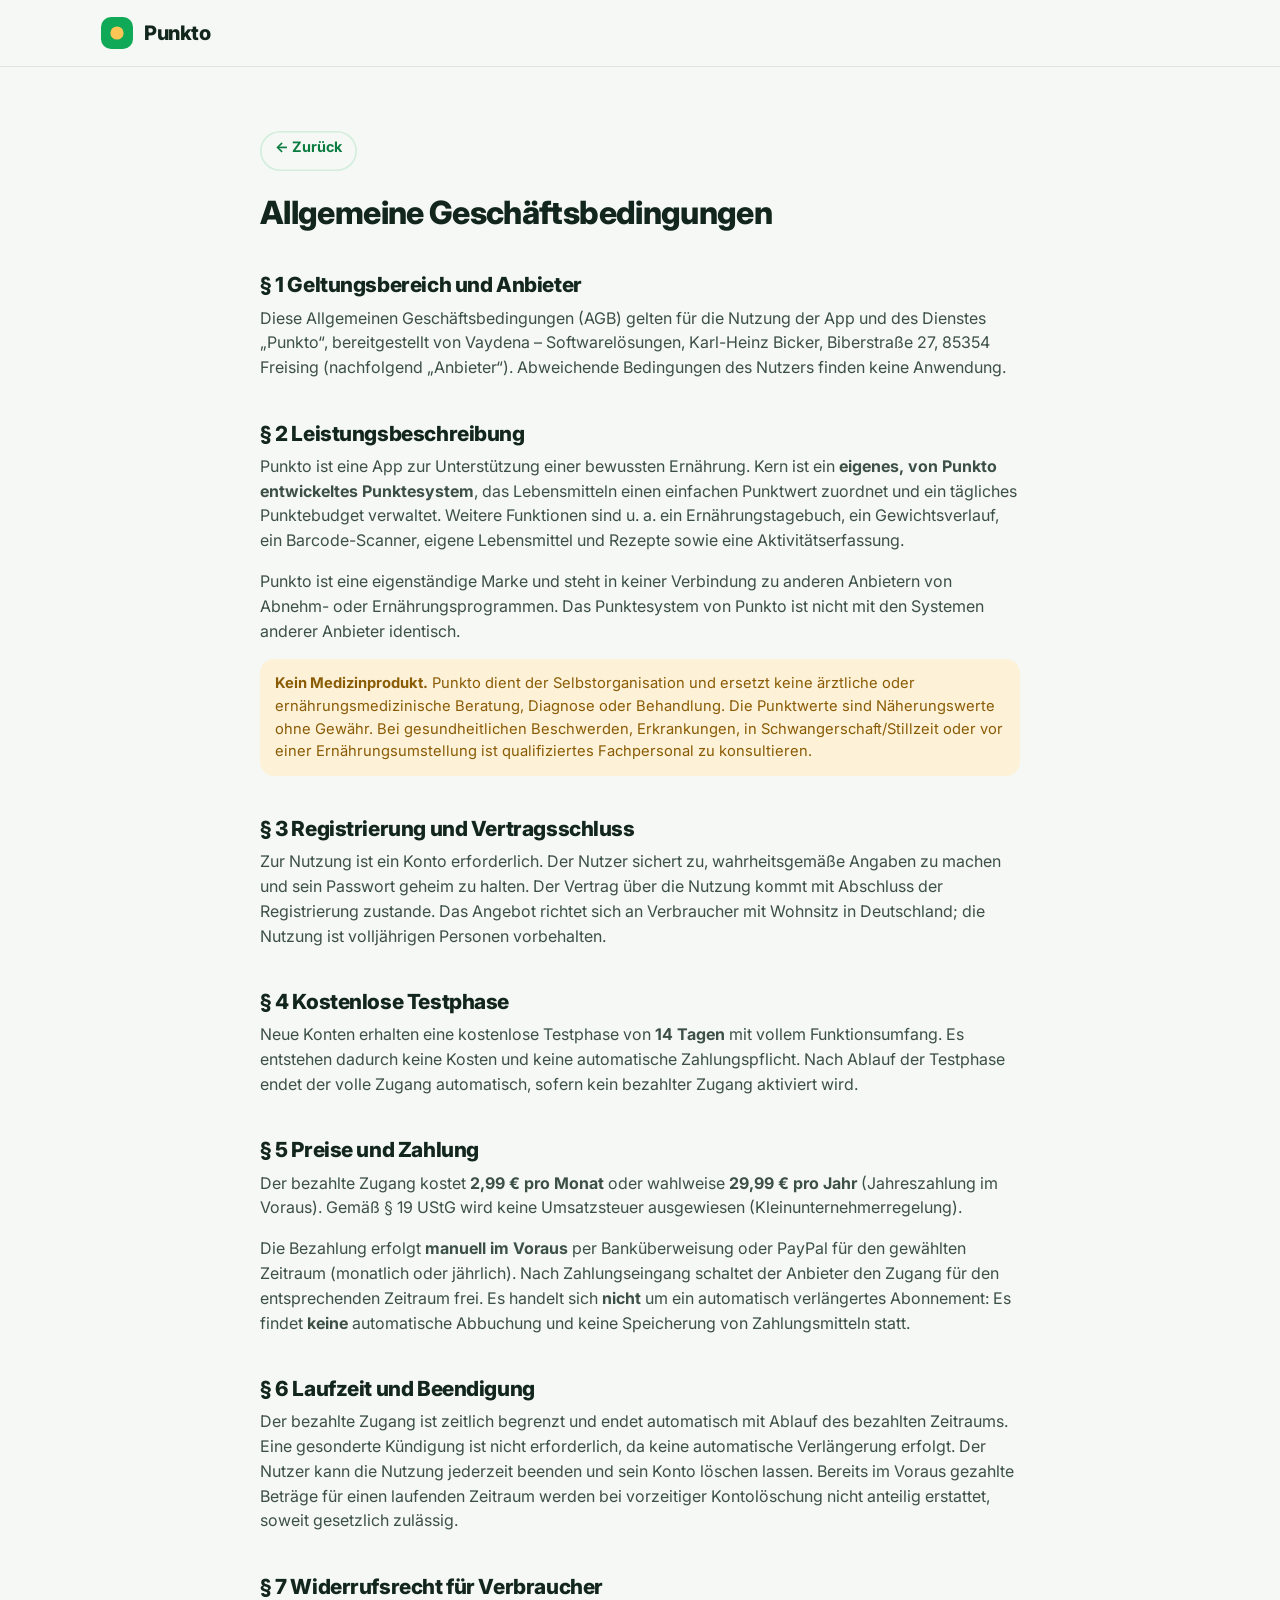
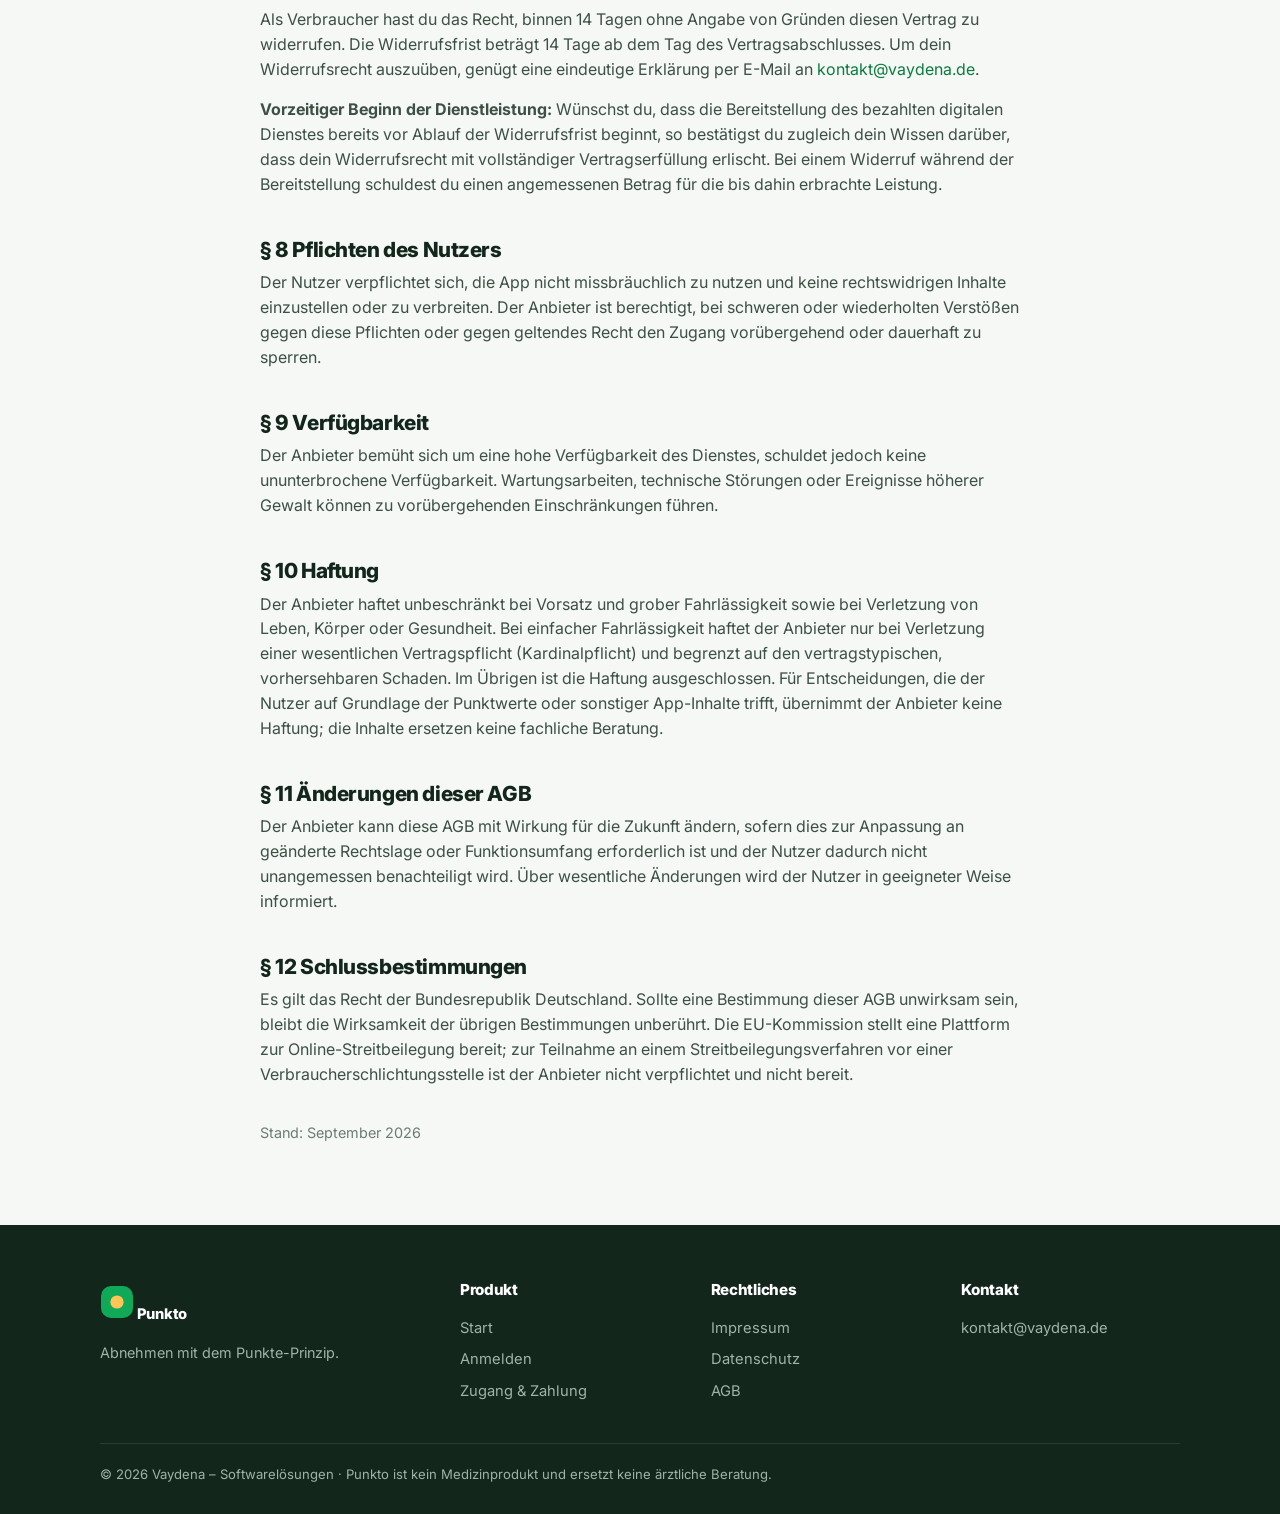
<file: agb.html>
<!doctype html>
<html lang="de">
<head>
<meta charset="utf-8">
<meta name="viewport" content="width=device-width, initial-scale=1, viewport-fit=cover">
<title>AGB — Punkto</title>
<meta name="robots" content="index, follow">
<meta name="theme-color" content="#0fa958">
<link rel="icon" href="favicon.svg" type="image/svg+xml">
<link rel="apple-touch-icon" href="apple-touch-icon.png">
<link rel="preconnect" href="https://fonts.googleapis.com">
<link rel="preconnect" href="https://fonts.gstatic.com" crossorigin>
<link href="https://fonts.googleapis.com/css2?family=Inter:wght@400;500;600;700;800;900&display=swap" rel="stylesheet">
<link rel="stylesheet" href="assets/punkto.css">
</head>
<body>

<header class="site-head">
  <div class="wrap">
    <a class="brand" href="/" aria-label="Punkto Startseite">
      <svg class="logo" viewBox="0 0 34 34" xmlns="http://www.w3.org/2000/svg" aria-hidden="true">
        <rect x="1" y="1" width="32" height="32" rx="10" fill="#0fa958"/>
        <circle cx="17" cy="17" r="6.6" fill="#ffc555"/>
      </svg>
      Punkto
    </a>
  </div>
</header>

<main class="legal">
  <a class="back btn ghost small" href="/">← Zurück</a>
  <h1>Allgemeine Geschäftsbedingungen</h1>

  <h2>§ 1 Geltungsbereich und Anbieter</h2>
  <p>
    Diese Allgemeinen Geschäftsbedingungen (AGB) gelten für die Nutzung der App und des
    Dienstes „Punkto“, bereitgestellt von Vaydena – Softwarelösungen, Karl-Heinz Bicker,
    Biberstraße 27, 85354 Freising (nachfolgend „Anbieter“). Abweichende Bedingungen des
    Nutzers finden keine Anwendung.
  </p>

  <h2>§ 2 Leistungsbeschreibung</h2>
  <p>
    Punkto ist eine App zur Unterstützung einer bewussten Ernährung. Kern ist ein
    <strong>eigenes, von Punkto entwickeltes Punktesystem</strong>, das Lebensmitteln
    einen einfachen Punktwert zuordnet und ein tägliches Punktebudget verwaltet. Weitere
    Funktionen sind u. a. ein Ernährungstagebuch, ein Gewichtsverlauf, ein
    Barcode-Scanner, eigene Lebensmittel und Rezepte sowie eine Aktivitätserfassung.
  </p>
  <p>
    Punkto ist eine eigenständige Marke und steht in keiner Verbindung zu anderen
    Anbietern von Abnehm- oder Ernährungsprogrammen. Das Punktesystem von Punkto ist
    nicht mit den Systemen anderer Anbieter identisch.
  </p>
  <div class="alert warn" style="margin-top:1em">
    <span>
      <strong>Kein Medizinprodukt.</strong> Punkto dient der Selbstorganisation und
      ersetzt keine ärztliche oder ernährungsmedizinische Beratung, Diagnose oder
      Behandlung. Die Punktwerte sind Näherungswerte ohne Gewähr. Bei gesundheitlichen
      Beschwerden, Erkrankungen, in Schwangerschaft/Stillzeit oder vor einer
      Ernährungsumstellung ist qualifiziertes Fachpersonal zu konsultieren.
    </span>
  </div>

  <h2>§ 3 Registrierung und Vertragsschluss</h2>
  <p>
    Zur Nutzung ist ein Konto erforderlich. Der Nutzer sichert zu, wahrheitsgemäße Angaben
    zu machen und sein Passwort geheim zu halten. Der Vertrag über die Nutzung kommt mit
    Abschluss der Registrierung zustande. Das Angebot richtet sich an Verbraucher mit
    Wohnsitz in Deutschland; die Nutzung ist volljährigen Personen vorbehalten.
  </p>

  <h2>§ 4 Kostenlose Testphase</h2>
  <p>
    Neue Konten erhalten eine kostenlose Testphase von <strong>14 Tagen</strong> mit
    vollem Funktionsumfang. Es entstehen dadurch keine Kosten und keine automatische
    Zahlungspflicht. Nach Ablauf der Testphase endet der volle Zugang automatisch, sofern
    kein bezahlter Zugang aktiviert wird.
  </p>

  <h2>§ 5 Preise und Zahlung</h2>
  <p>
    Der bezahlte Zugang kostet <strong>2,99 € pro Monat</strong> oder wahlweise
    <strong>29,99 € pro Jahr</strong> (Jahreszahlung im Voraus). Gemäß § 19 UStG wird
    keine Umsatzsteuer ausgewiesen (Kleinunternehmerregelung).
  </p>
  <p>
    Die Bezahlung erfolgt <strong>manuell im Voraus</strong> per Banküberweisung oder
    PayPal für den gewählten Zeitraum (monatlich oder jährlich). Nach Zahlungseingang
    schaltet der Anbieter den Zugang für den entsprechenden Zeitraum frei. Es handelt sich <strong>nicht</strong> um
    ein automatisch verlängertes Abonnement: Es findet <strong>keine</strong> automatische
    Abbuchung und keine Speicherung von Zahlungsmitteln statt.
  </p>

  <h2>§ 6 Laufzeit und Beendigung</h2>
  <p>
    Der bezahlte Zugang ist zeitlich begrenzt und endet automatisch mit Ablauf des
    bezahlten Zeitraums. Eine gesonderte Kündigung ist nicht erforderlich, da keine
    automatische Verlängerung erfolgt. Der Nutzer kann die Nutzung jederzeit beenden und
    sein Konto löschen lassen. Bereits im Voraus gezahlte Beträge für einen laufenden
    Zeitraum werden bei vorzeitiger Kontolöschung nicht anteilig erstattet, soweit
    gesetzlich zulässig.
  </p>

  <h2>§ 7 Widerrufsrecht für Verbraucher</h2>
  <p>
    Als Verbraucher hast du das Recht, binnen 14 Tagen ohne Angabe von Gründen diesen
    Vertrag zu widerrufen. Die Widerrufsfrist beträgt 14 Tage ab dem Tag des
    Vertragsabschlusses. Um dein Widerrufsrecht auszuüben, genügt eine eindeutige Erklärung
    per E-Mail an <a href="mailto:kontakt@vaydena.de">kontakt@vaydena.de</a>.
  </p>
  <p>
    <strong>Vorzeitiger Beginn der Dienstleistung:</strong> Wünschst du, dass die
    Bereitstellung des bezahlten digitalen Dienstes bereits vor Ablauf der Widerrufsfrist
    beginnt, so bestätigst du zugleich dein Wissen darüber, dass dein Widerrufsrecht mit
    vollständiger Vertragserfüllung erlischt. Bei einem Widerruf während der Bereitstellung
    schuldest du einen angemessenen Betrag für die bis dahin erbrachte Leistung.
  </p>

  <h2>§ 8 Pflichten des Nutzers</h2>
  <p>
    Der Nutzer verpflichtet sich, die App nicht missbräuchlich zu nutzen und keine
    rechtswidrigen Inhalte einzustellen oder zu verbreiten. Der Anbieter ist berechtigt,
    bei schweren oder wiederholten Verstößen gegen diese Pflichten oder gegen geltendes
    Recht den Zugang vorübergehend oder dauerhaft zu sperren.
  </p>

  <h2>§ 9 Verfügbarkeit</h2>
  <p>
    Der Anbieter bemüht sich um eine hohe Verfügbarkeit des Dienstes, schuldet jedoch keine
    ununterbrochene Verfügbarkeit. Wartungsarbeiten, technische Störungen oder Ereignisse
    höherer Gewalt können zu vorübergehenden Einschränkungen führen.
  </p>

  <h2>§ 10 Haftung</h2>
  <p>
    Der Anbieter haftet unbeschränkt bei Vorsatz und grober Fahrlässigkeit sowie bei
    Verletzung von Leben, Körper oder Gesundheit. Bei einfacher Fahrlässigkeit haftet der
    Anbieter nur bei Verletzung einer wesentlichen Vertragspflicht (Kardinalpflicht) und
    begrenzt auf den vertragstypischen, vorhersehbaren Schaden. Im Übrigen ist die Haftung
    ausgeschlossen. Für Entscheidungen, die der Nutzer auf Grundlage der Punktwerte oder
    sonstiger App-Inhalte trifft, übernimmt der Anbieter keine Haftung; die Inhalte ersetzen
    keine fachliche Beratung.
  </p>

  <h2>§ 11 Änderungen dieser AGB</h2>
  <p>
    Der Anbieter kann diese AGB mit Wirkung für die Zukunft ändern, sofern dies zur
    Anpassung an geänderte Rechtslage oder Funktionsumfang erforderlich ist und der Nutzer
    dadurch nicht unangemessen benachteiligt wird. Über wesentliche Änderungen wird der
    Nutzer in geeigneter Weise informiert.
  </p>

  <h2>§ 12 Schlussbestimmungen</h2>
  <p>
    Es gilt das Recht der Bundesrepublik Deutschland. Sollte eine Bestimmung dieser AGB
    unwirksam sein, bleibt die Wirksamkeit der übrigen Bestimmungen unberührt. Die
    EU-Kommission stellt eine Plattform zur Online-Streitbeilegung bereit; zur Teilnahme an
    einem Streitbeilegungsverfahren vor einer Verbraucherschlichtungsstelle ist der Anbieter
    nicht verpflichtet und nicht bereit.
  </p>

  <p style="margin-top:2.5em;color:var(--muted);font-size:.9rem">Stand: September 2026</p>
</main>

<footer class="site-foot">
  <div class="wrap">
    <div class="cols">
      <div>
        <a class="brand" href="/">
          <svg class="logo" viewBox="0 0 34 34" xmlns="http://www.w3.org/2000/svg" aria-hidden="true">
            <rect x="1" y="1" width="32" height="32" rx="10" fill="#0fa958"/>
            <circle cx="17" cy="17" r="6.6" fill="#ffc555"/>
          </svg>
          Punkto
        </a>
        <p style="font-size:.9rem;margin-top:6px">Abnehmen mit dem Punkte-Prinzip.</p>
      </div>
      <div><h4>Produkt</h4><a href="/">Start</a><a href="anmelden.html">Anmelden</a><a href="konto.html">Zugang &amp; Zahlung</a></div>
      <div><h4>Rechtliches</h4><a href="impressum.html">Impressum</a><a href="datenschutz.html">Datenschutz</a><a href="agb.html">AGB</a></div>
      <div><h4>Kontakt</h4><a href="mailto:kontakt@vaydena.de">kontakt@vaydena.de</a></div>
    </div>
    <p style="font-size:.82rem;border-top:1px solid rgba(255,255,255,.1);padding-top:20px;margin:0">
      © 2026 Vaydena – Softwarelösungen · Punkto ist kein Medizinprodukt und ersetzt keine ärztliche Beratung.
    </p>
  </div>
</footer>

</body>
</html>
</file>
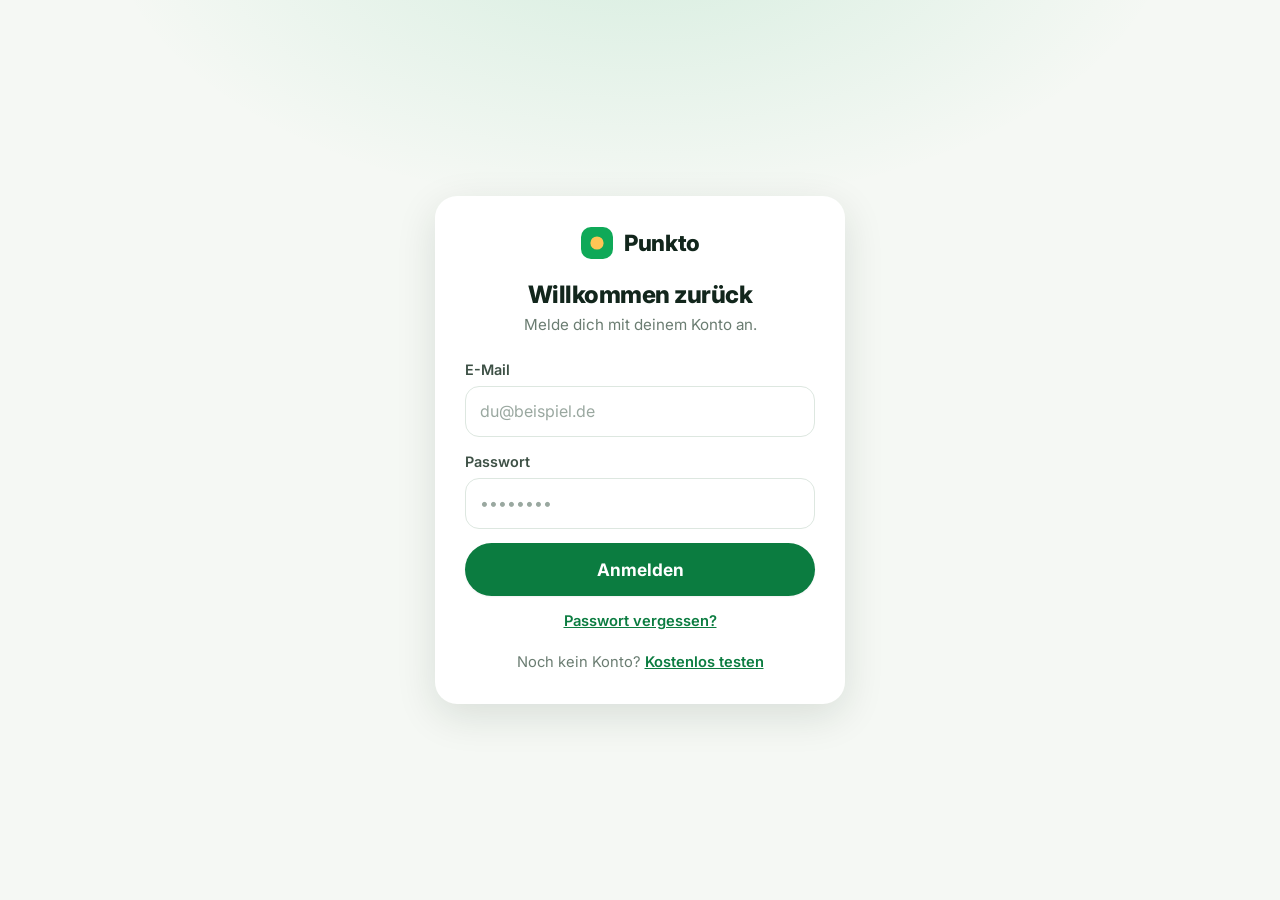
<file: anmelden.html>
<!doctype html>
<html lang="de">
<head>
<meta charset="utf-8">
<meta name="viewport" content="width=device-width, initial-scale=1, viewport-fit=cover">
<title>Anmelden · Punkto</title>
<meta name="description" content="Melde dich bei Punkto an oder starte deine kostenlose 14-Tage-Testphase.">
<meta name="theme-color" content="#0fa958">
<meta name="robots" content="noindex">

<!-- ==================== PWA-DIREKTSTART (Kern früh im Head) ==================== -->
<script>
  (function(){
    // beforeinstallprompt feuert nur EINMAL — früh abfangen und stashen.
    window.__pkDeferredPrompt = null;
    window.addEventListener('beforeinstallprompt', function(e){
      e.preventDefault(); window.__pkDeferredPrompt = e;
    });
    function isStandalone(){
      return window.matchMedia('(display-mode: standalone)').matches || window.navigator.standalone === true;
    }
    function savedToken(){
      try { return localStorage.getItem('hf_saved_token') || ''; } catch(e){ return ''; }
    }
    var qs = new URLSearchParams(location.search);
    // Direktstart: per App-Icon (?app=1) ODER als installierte App gestartet.
    // Mit gemerktem Token direkt in die App — dort wird der Token geprüft (Selbstheilung).
    if ((qs.get('app') === '1' || isStandalone()) && !qs.get('reset') && savedToken()) {
      location.replace('app.html');
    }
  })();
</script>

<link rel="manifest" href="manifest.webmanifest">
<link rel="apple-touch-icon" href="apple-touch-icon.png">
<link rel="icon" href="favicon.svg" type="image/svg+xml">
<link rel="preconnect" href="https://fonts.googleapis.com">
<link rel="preconnect" href="https://fonts.gstatic.com" crossorigin>
<link href="https://fonts.googleapis.com/css2?family=Inter:wght@400;500;600;700;800;900&display=swap" rel="stylesheet">
<link rel="stylesheet" href="assets/punkto.css">
<style>
  /* Install-Banner (Einstiegsseite) */
  #pkInstall{position:fixed;left:0;right:0;bottom:0;z-index:60;padding:0 12px calc(12px + var(--sab));display:none}
  #pkInstall.show{display:block;animation:fade .25s ease}
  #pkInstall .in{max-width:460px;margin:0 auto;background:var(--card);border:1px solid var(--line);
    border-radius:var(--r-lg);box-shadow:var(--shadow-lg);padding:14px 16px;display:flex;align-items:center;gap:12px}
  #pkInstall .ic{width:42px;height:42px;flex:0 0 auto}
  #pkInstall .tx{flex:1;min-width:0}
  #pkInstall .tx b{display:block;font-size:.95rem}
  #pkInstall .tx span{font-size:.82rem;color:var(--muted)}
  #pkInstall .x{background:none;border:0;color:var(--muted);cursor:pointer;font-size:1.4rem;line-height:1;padding:4px 8px}
  #pkInstall .pp{max-width:460px;margin:8px auto 0;background:var(--green-tint);border:1px solid var(--line);
    border-radius:var(--r-lg);padding:11px 14px;font-size:.78rem;line-height:1.45}
  #pkInstall .pp p{margin:0}
  #pkInstall .pp-help{margin-top:8px}
  #pkInstall .pp-help>summary{cursor:pointer;font-weight:800;list-style:none}
  #pkInstall .pp-help>summary::-webkit-details-marker{display:none}
  #pkInstall .pp-help>summary::before{content:"▸ ";color:var(--muted)}
  #pkInstall .pp-help[open]>summary::before{content:"▾ "}
  #pkInstall .pp-help ol{margin:8px 0 0;padding-left:1.25em;display:flex;flex-direction:column;gap:7px}
  #pkInstall .pp-help i{font-style:normal;color:var(--muted)}
  .welcome-card{background:var(--green-tint);border-radius:var(--r);padding:16px;margin-bottom:18px;text-align:center}
  .welcome-card b{display:block;margin-bottom:8px}
</style>
</head>
<body>

<div class="auth-wrap">
  <div class="auth-card">
    <a class="brand" href="/">
      <svg class="logo" viewBox="0 0 34 34" xmlns="http://www.w3.org/2000/svg" aria-hidden="true">
        <rect x="1" y="1" width="32" height="32" rx="10" fill="#0fa958"/>
        <circle cx="17" cy="17" r="6.6" fill="#ffc555"/>
      </svg>
      Punkto
    </a>

    <!-- Willkommen zurück (nur reiner Browser mit gemerktem Token) -->
    <div id="welcomeBack" class="welcome-card hide">
      <b>Willkommen zurück! 👋</b>
      <button class="btn primary block" id="wbOpen">Punkto öffnen</button>
      <button class="linkbtn" id="wbOther" style="margin-top:10px">Mit anderem Konto anmelden</button>
    </div>

    <div id="authForms">
      <!-- ============ LOGIN ============ -->
      <div id="viewLogin" class="auth-view">
        <h1>Willkommen zurück</h1>
        <p class="sub">Melde dich mit deinem Konto an.</p>
        <div id="loginAlert"></div>
        <form id="loginForm" novalidate>
          <div class="field">
            <label for="loginEmail">E-Mail</label>
            <input type="email" id="loginEmail" autocomplete="username" required placeholder="du@beispiel.de">
          </div>
          <div class="field">
            <label for="loginPw">Passwort</label>
            <input type="password" id="loginPw" autocomplete="current-password" required placeholder="••••••••">
          </div>
          <button type="submit" class="btn primary block big" id="loginBtn">Anmelden</button>
        </form>
        <div class="auth-switch" style="margin-top:14px">
          <button class="linkbtn" id="toReset">Passwort vergessen?</button>
        </div>
        <div class="auth-switch">
          Noch kein Konto? <button class="linkbtn" id="toRegister">Kostenlos testen</button>
        </div>
      </div>

      <!-- ============ REGISTER ============ -->
      <div id="viewRegister" class="auth-view hide">
        <h1>14 Tage gratis</h1>
        <p class="sub">Leg dein Konto an — ohne Zahlungsdaten.</p>
        <div id="regAlert"></div>
        <form id="regForm" novalidate>
          <div class="field">
            <label for="regName">Dein Name (Anzeigename)</label>
            <input type="text" id="regName" autocomplete="nickname" placeholder="z. B. Alex" maxlength="40">
          </div>
          <div class="field">
            <label for="regEmail">E-Mail</label>
            <input type="email" id="regEmail" autocomplete="username" required placeholder="du@beispiel.de">
          </div>
          <div class="field">
            <label for="regPw">Passwort</label>
            <input type="password" id="regPw" autocomplete="new-password" required placeholder="mind. 8 Zeichen">
            <div class="hint">Mindestens 8 Zeichen.</div>
          </div>
          <button type="submit" class="btn primary block big" id="regBtn">Konto erstellen &amp; loslegen</button>
          <p style="font-size:.78rem;color:var(--muted);margin:12px 0 0;text-align:center">
            Mit dem Erstellen stimmst du den <a href="agb.html">AGB</a> und dem <a href="datenschutz.html">Datenschutz</a> zu.
          </p>
        </form>
        <div class="auth-switch">
          Schon dabei? <button class="linkbtn" id="toLogin">Anmelden</button>
        </div>
      </div>

      <!-- ============ RESET ANFORDERN ============ -->
      <div id="viewReset" class="auth-view hide">
        <h1>Passwort zurücksetzen</h1>
        <p class="sub">Wir schicken dir einen Link per E-Mail.</p>
        <div id="resetAlert"></div>
        <form id="resetForm" novalidate>
          <div class="field">
            <label for="resetEmail">E-Mail</label>
            <input type="email" id="resetEmail" autocomplete="username" required placeholder="du@beispiel.de">
          </div>
          <button type="submit" class="btn primary block big" id="resetBtn">Link anfordern</button>
        </form>
        <div class="auth-switch">
          <button class="linkbtn" id="resetToLogin">Zurück zur Anmeldung</button>
        </div>
      </div>

      <!-- ============ NEUES PASSWORT (aus ?reset=token) ============ -->
      <div id="viewNewPw" class="auth-view hide">
        <h1>Neues Passwort</h1>
        <p class="sub">Wähle ein neues Passwort für dein Konto.</p>
        <div id="newPwAlert"></div>
        <form id="newPwForm" novalidate>
          <div class="field">
            <label for="newPw">Neues Passwort</label>
            <input type="password" id="newPw" autocomplete="new-password" required placeholder="mind. 8 Zeichen">
            <div class="hint">Mindestens 8 Zeichen.</div>
          </div>
          <button type="submit" class="btn primary block big" id="newPwBtn">Passwort speichern</button>
        </form>
      </div>
    </div>
  </div>
</div>

<!-- Install-Banner -->
<div id="pkInstall">
  <div class="in">
    <svg class="ic" viewBox="0 0 34 34" xmlns="http://www.w3.org/2000/svg" aria-hidden="true">
      <rect x="1" y="1" width="32" height="32" rx="10" fill="#0fa958"/>
      <circle cx="17" cy="17" r="6.6" fill="#ffc555"/>
    </svg>
    <div class="tx">
      <b>Punkto als App</b>
      <span id="pkInstallHint">Auf dem Startbildschirm ablegen — offline nutzbar.</span>
    </div>
    <button class="btn primary small" id="pkInstallBtn">Installieren</button>
    <button class="x" id="pkInstallX" aria-label="Schließen">×</button>
  </div>
  <div class="pp" id="pkPlayProtect" hidden>
    <p><b>Kurzer Hinweis:</b> Android prüft neue Apps mit „Play Protect“. Beim Ablegen kann kurz „App wird geprüft“ erscheinen — bei Web-Apps ganz normal. Einfach auf <b>„Trotzdem installieren“</b> bzw. <b>„Öffnen“</b> tippen. Punkto kommt ohne App-Store direkt von punkto.vaydena.de.</p>
    <details class="pp-help">
      <summary>Installation wird blockiert? So klappt's trotzdem</summary>
      <ol>
        <li>Beim Ablegen auf <b>„Trotzdem installieren“</b> bzw. <b>„Öffnen“</b> tippen — die kurze Prüfung ist bei Web-Apps normal.</li>
        <li>Kommt die Meldung <b>„Unbekannte App“</b>: dem Browser das Installieren erlauben — <i>Einstellungen → Apps → Spezieller App-Zugriff → Unbekannte Apps installieren → [dein Browser] → erlauben</i>.</li>
        <li><b>Nur falls es dann noch klemmt</b>, Play Protect kurz pausieren: <i>Play&nbsp;Store → Profilbild → „Play&nbsp;Protect“ → ⚙️ → „Apps mit Play Protect scannen“ aus</i>. <b>Danach direkt wieder einschalten</b> — das ist wichtig.</li>
      </ol>
    </details>
  </div>
</div>

<script src="assets/pk-app.js"></script>
<script>
(function(){
  "use strict";
  var API = window.PKApi;
  var qs = new URLSearchParams(location.search);

  /* ---------- View-Umschaltung ---------- */
  var views = {
    login: document.getElementById('viewLogin'),
    register: document.getElementById('viewRegister'),
    reset: document.getElementById('viewReset'),
    newpw: document.getElementById('viewNewPw')
  };
  function show(name){
    Object.keys(views).forEach(function(k){ views[k].classList.toggle('hide', k !== name); });
  }
  function alertBox(el, kind, msg){
    el.innerHTML = '<div class="alert ' + kind + '">' + msg + '</div>';
  }
  function clearAlert(el){ el.innerHTML = ''; }

  /* ---------- Token merken (Selbstheilung: Variant B) ---------- */
  function rememberSession(d){
    // Client speichert Token bereits; hier nur Absicherung.
    if (d && d.token) API.setToken(d.token);
  }

  /* ---------- Direktstart / Willkommen zurück ---------- */
  function isStandalone(){
    return window.matchMedia('(display-mode: standalone)').matches || window.navigator.standalone === true;
  }
  var hasToken = !!API.getToken();

  if (qs.get('deleted') === '1') {
    alertBox(document.getElementById('loginAlert'), 'ok', 'Dein Konto wurde gelöscht. Schade, dass du gehst – alles Gute!');
  }
  if (qs.get('reset')) {
    // Passwort-Reset per Mail-Link — hat Vorrang.
    show('newpw');
  } else if (hasToken && !isStandalone() && qs.get('app') !== '1' && qs.get('tab') !== 'register') {
    // Reiner Browser mit gemerktem Token → Willkommen-zurück-Karte statt Auto-Redirect.
    document.getElementById('authForms').classList.add('hide');
    document.getElementById('welcomeBack').classList.remove('hide');
  } else if (qs.get('tab') === 'register') {
    show('register');
  } else {
    show('login');
  }

  document.getElementById('wbOpen').addEventListener('click', function(){ location.href = 'app.html'; });
  document.getElementById('wbOther').addEventListener('click', function(){
    API.clearToken();
    document.getElementById('welcomeBack').classList.add('hide');
    document.getElementById('authForms').classList.remove('hide');
    show('login');
  });

  /* ---------- Navigation zwischen Views ---------- */
  document.getElementById('toRegister').addEventListener('click', function(){ show('register'); });
  document.getElementById('toLogin').addEventListener('click', function(){ show('login'); });
  document.getElementById('toReset').addEventListener('click', function(){ show('reset'); });
  document.getElementById('resetToLogin').addEventListener('click', function(){ show('login'); });

  function humanErr(e){
    var c = e && e.code;
    if (c === 'password_too_long') return 'Das Passwort ist zu lang (max. 72 Zeichen).';
    if (c === 'bad_credentials' || c === 'invalid_credentials' || c === 'invalid_login') return 'E-Mail oder Passwort stimmt nicht.';
    if (c === 'email_taken' || c === 'email_exists') return 'Diese E-Mail ist bereits registriert. Melde dich an.';
    if (c === 'weak_password') return 'Das Passwort ist zu kurz (mind. 8 Zeichen).';
    if (c === 'bad_email') return 'Bitte gib eine gültige E-Mail ein.';
    if (c === 'rate_limited' || (e && e.status === 429)) return 'Zu viele Versuche. Bitte warte kurz und probiere es erneut.';
    if (c === 'invalid_token' || c === 'expired_token') return 'Dieser Link ist ungültig oder abgelaufen. Fordere einen neuen an.';
    if (c === 'network') return 'Keine Verbindung. Bitte prüfe dein Internet.';
    return 'Etwas ist schiefgelaufen. Bitte versuch es noch einmal.';
  }

  /* ---------- LOGIN ---------- */
  document.getElementById('loginForm').addEventListener('submit', async function(e){
    e.preventDefault(); clearAlert(document.getElementById('loginAlert'));
    var btn = document.getElementById('loginBtn'); btn.disabled = true; btn.textContent = 'Anmelden…';
    try {
      var d = await API.auth.login(document.getElementById('loginEmail').value.trim(), document.getElementById('loginPw').value);
      rememberSession(d);
      location.href = 'app.html';
    } catch (err) {
      alertBox(document.getElementById('loginAlert'), 'err', humanErr(err));
      btn.disabled = false; btn.textContent = 'Anmelden';
    }
  });

  /* ---------- REGISTER ---------- */
  document.getElementById('regForm').addEventListener('submit', async function(e){
    e.preventDefault(); clearAlert(document.getElementById('regAlert'));
    var pw = document.getElementById('regPw').value;
    if (pw.length < 8) { alertBox(document.getElementById('regAlert'), 'err', 'Das Passwort braucht mindestens 8 Zeichen.'); return; }
    var btn = document.getElementById('regBtn'); btn.disabled = true; btn.textContent = 'Konto wird erstellt…';
    try {
      var d = await API.auth.register({
        email: document.getElementById('regEmail').value.trim(),
        password: pw,
        display_name: document.getElementById('regName').value.trim() || null
      });
      rememberSession(d);
      location.href = 'app.html';
    } catch (err) {
      alertBox(document.getElementById('regAlert'), 'err', humanErr(err));
      btn.disabled = false; btn.textContent = 'Konto erstellen & loslegen';
    }
  });

  /* ---------- RESET ANFORDERN ---------- */
  document.getElementById('resetForm').addEventListener('submit', async function(e){
    e.preventDefault(); clearAlert(document.getElementById('resetAlert'));
    var btn = document.getElementById('resetBtn'); btn.disabled = true; btn.textContent = 'Wird gesendet…';
    try {
      await API.auth.requestReset(document.getElementById('resetEmail').value.trim());
      alertBox(document.getElementById('resetAlert'), 'ok', 'Wenn ein Konto existiert, ist eine E-Mail unterwegs. Schau in dein Postfach.');
      btn.textContent = 'Gesendet';
    } catch (err) {
      // request_reset gibt immer ok zurück; nur Netzfehler landen hier.
      alertBox(document.getElementById('resetAlert'), 'err', humanErr(err));
      btn.disabled = false; btn.textContent = 'Link anfordern';
    }
  });

  /* ---------- NEUES PASSWORT (aus Mail-Link) ---------- */
  document.getElementById('newPwForm').addEventListener('submit', async function(e){
    e.preventDefault(); clearAlert(document.getElementById('newPwAlert'));
    var pw = document.getElementById('newPw').value;
    if (pw.length < 8) { alertBox(document.getElementById('newPwAlert'), 'err', 'Mindestens 8 Zeichen.'); return; }
    var btn = document.getElementById('newPwBtn'); btn.disabled = true; btn.textContent = 'Speichern…';
    try {
      await API.auth.reset(qs.get('reset'), pw);
      alertBox(document.getElementById('newPwAlert'), 'ok', 'Passwort geändert! Du kannst dich jetzt anmelden.');
      setTimeout(function(){ location.href = 'anmelden.html'; }, 1400);
    } catch (err) {
      alertBox(document.getElementById('newPwAlert'), 'err', humanErr(err));
      btn.disabled = false; btn.textContent = 'Passwort speichern';
    }
  });
})();
</script>

<!-- ==================== INSTALL-AFFORDANZ (Einstiegsseite) ==================== -->
<script>
(function(){
  "use strict";
  var banner = document.getElementById('pkInstall');
  var btn = document.getElementById('pkInstallBtn');
  var xBtn = document.getElementById('pkInstallX');
  var hint = document.getElementById('pkInstallHint');
  var pp = document.getElementById('pkPlayProtect');

  function isStandalone(){
    return window.matchMedia('(display-mode: standalone)').matches || window.navigator.standalone === true;
  }
  function isIOS(){ return /iphone|ipad|ipod/i.test(navigator.userAgent) && !window.MSStream; }
  function isAndroid(){ return /android/i.test(navigator.userAgent); }

  // Wunsch: Der Install-Hinweis bleibt sichtbar, BIS die App wirklich installiert ist.
  // Einziger dauerhafter Ausblender ist der Live-Zustand „installiert" (isStandalone /
  // appinstalled) — es wird NICHTS in localStorage persistiert (kein Snooze mehr).
  // „×" blendet nur die aktuelle Ansicht aus; beim nächsten Laden erscheint er wieder.
  if (isStandalone()) return;

  function showBanner(){ banner.classList.add('show'); }

  // Kern-Lehre 1: nie allein auf beforeinstallprompt verlassen — timed Fallback.
  var offered = false;
  function offerManual(){
    if (offered || isStandalone()) return;
    offered = true;
    if (window.__pkDeferredPrompt) {
      btn.style.display = '';
      hint.textContent = 'Auf dem Startbildschirm ablegen — offline nutzbar.';
    } else if (isIOS()) {
      btn.style.display = 'none';
      hint.textContent = 'Teilen-Symbol ⬆️ tippen, dann „Zum Home-Bildschirm".';
    } else {
      btn.style.display = 'none';
      hint.textContent = 'Über das Browser-Menü ⋮ → „App installieren" / „Zum Startbildschirm".';
    }
    if (pp) pp.hidden = !(isAndroid() && !isStandalone());
    showBanner();
  }

  window.addEventListener('beforeinstallprompt', function(){
    // Event kam doch → Button aufwerten.
    if (offered && banner.classList.contains('show')) {
      btn.style.display = ''; hint.textContent = 'Auf dem Startbildschirm ablegen — offline nutzbar.';
    }
  });

  btn.addEventListener('click', async function(){
    var dp = window.__pkDeferredPrompt;
    if (dp) {
      dp.prompt();
      try { await dp.userChoice; } catch(e){}
      window.__pkDeferredPrompt = null;
      banner.classList.remove('show');
    }
  });
  // Nur diese Ansicht ausblenden (kein Snooze) — kommt beim naechsten Laden wieder, bis installiert.
  xBtn.addEventListener('click', function(){ banner.classList.remove('show'); });

  window.addEventListener('appinstalled', function(){ banner.classList.remove('show'); });

  setTimeout(offerManual, 1600);

  /* Service Worker registrieren + Auto-Update: ein neu deployter Worker laedt
     einen haengengebliebenen (alten) Tab genau einmal neu. Erstinstallation
     (kein alter Controller) loest KEIN Reload aus -> keine Schleife. */
  if ('serviceWorker' in navigator) {
    var hadController = !!navigator.serviceWorker.controller;
    var swReloaded = false;
    navigator.serviceWorker.addEventListener('controllerchange', function () {
      if (!hadController || swReloaded) return;
      swReloaded = true;
      location.reload();
    });
    window.addEventListener('load', function(){
      navigator.serviceWorker.register('sw.js').then(function (reg) {
        try { reg.update(); } catch (e) {}
        setInterval(function () { try { reg.update(); } catch (e) {} }, 3600000);
        // PWA aus dem Hintergrund geholt: sofort auf neue Version pruefen
        // (Timer im Hintergrund oft eingefroren -> sonst bleibt der alte Stand).
        document.addEventListener('visibilitychange', function () {
          if (document.visibilityState === 'visible') { try { reg.update(); } catch (e) {} }
        });
      }).catch(function(){});
    });
  }
})();
</script>
</body>
</html>
</file>
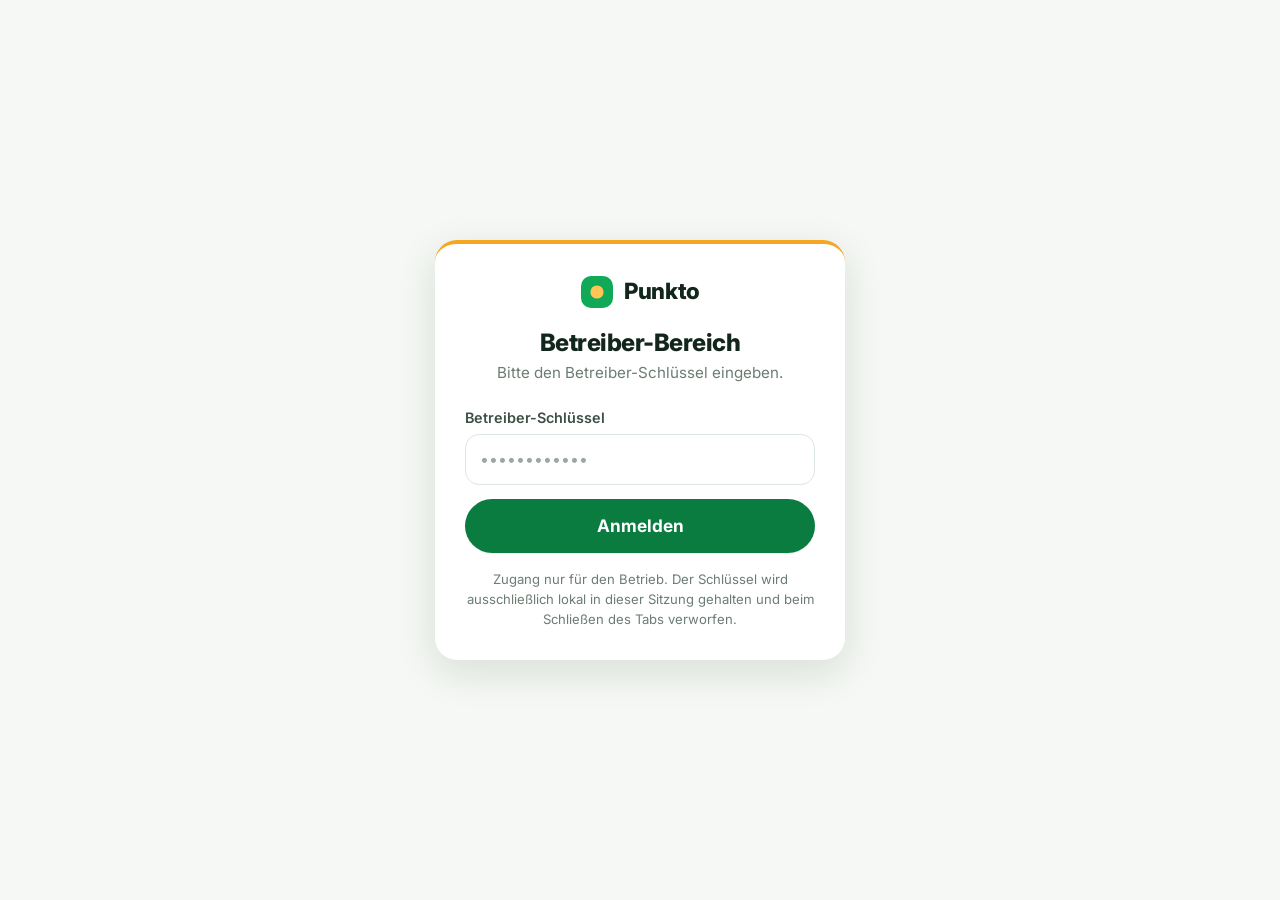
<file: betreiber.html>
<!DOCTYPE html>
<html lang="de">
<head>
<meta charset="utf-8">
<meta name="viewport" content="width=device-width, initial-scale=1, viewport-fit=cover">
<meta name="theme-color" content="#12261c">
<meta name="color-scheme" content="light">
<meta name="robots" content="noindex, nofollow">
<title>Punkto — Betreiber</title>

<link rel="icon" href="favicon.svg" type="image/svg+xml">
<link rel="preconnect" href="https://fonts.googleapis.com">
<link rel="preconnect" href="https://fonts.gstatic.com" crossorigin>
<link href="https://fonts.googleapis.com/css2?family=Inter:wght@400;500;600;700;800;900&display=swap" rel="stylesheet">
<link rel="stylesheet" href="assets/punkto.css">

<style>
  /* Betreiber-spezifische Ergänzungen (network-first, NICHT im SW-Precache) */
  .b-loading{min-height:100dvh;display:grid;place-items:center;color:var(--muted)}
  .b-loading .spin{width:34px;height:34px;border:3px solid var(--green-tint-2);border-top-color:var(--green);
    border-radius:50%;animation:spin .8s linear infinite;margin:0 auto 12px}
  @keyframes spin{to{transform:rotate(360deg)}}

  .admin-head .brand .logo{width:30px;height:30px}
  .admin-head .brand{font-size:1.1rem;gap:9px}
  .admin-head .tag{background:rgba(255,255,255,.14);color:#cfe0d6}

  .sec-head{display:flex;align-items:center;gap:12px;margin:26px 0 12px}
  .sec-head h2{font-size:1.15rem;margin:0}
  .sec-head .sp{margin-left:auto}
  .muted{color:var(--muted)}
  .mono{font-variant-numeric:tabular-nums;font-feature-settings:"tnum"}

  /* Registrierungs-Sparkline */
  .spark-card{background:var(--card);border-radius:var(--r-lg);box-shadow:var(--shadow);padding:18px 20px;margin-bottom:6px}
  .spark{display:flex;align-items:flex-end;gap:3px;height:64px;margin-top:12px}
  .spark .bar{flex:1;min-width:2px;background:var(--green-tint-2);border-radius:3px 3px 0 0;position:relative;transition:background .12s}
  .spark .bar.has{background:var(--green)}
  .spark .bar:hover{background:var(--green-700)}
  .spark-x{display:flex;justify-content:space-between;font-size:.72rem;color:var(--muted);margin-top:6px}

  /* Suchfeld in Tabellenkopf */
  .th-search{position:relative;flex:1;max-width:320px}
  .th-search input{padding:.5em .8em .5em 2.2em;font-size:.9rem}
  .th-search svg{position:absolute;left:.7em;top:50%;transform:translateY(-50%);width:16px;height:16px;color:var(--muted)}

  .seg-mini{display:inline-flex;background:var(--line-2);border-radius:var(--r-pill);padding:3px;gap:3px}
  .seg-mini button{border:0;background:transparent;border-radius:var(--r-pill);padding:.45em .9em;font:inherit;font-weight:700;
    font-size:.84rem;cursor:pointer;color:var(--muted)}
  .seg-mini button.on{background:#fff;color:var(--green-700);box-shadow:var(--shadow-sm)}

  .table-foot{padding:14px 20px;border-top:1px solid var(--line);display:flex;align-items:center;gap:12px}
  .empty{padding:34px 20px;text-align:center;color:var(--muted)}

  .adm-two{display:grid;grid-template-columns:1fr 1fr;gap:16px;margin-top:16px}
  @media(max-width:760px){.adm-two{grid-template-columns:1fr}}
  .card h3{margin:0 0 4px}

  /* Gemeinschaftsprodukte-Moderation */
  .pend-badge{display:inline-grid;place-items:center;min-width:24px;height:24px;padding:0 7px;border-radius:999px;
    background:var(--amber-600,#c77d16);color:#fff;font-size:.8rem;font-weight:800;font-variant-numeric:tabular-nums}
  #centralList{display:flex;flex-direction:column;gap:12px;padding:4px 4px 6px}
  .comm-item{border:1px solid var(--line);border-radius:var(--r);padding:13px 14px;background:var(--card-2)}
  .comm-head{display:flex;align-items:center;justify-content:space-between;gap:10px;margin-bottom:8px}
  .comm-bc{font-size:.82rem;color:var(--muted)}
  .diet-tag{color:var(--green-700,#2f7d32);font-weight:700;font-size:.82rem;white-space:nowrap}
  .central-meta{font-size:.84rem;color:var(--ink);line-height:1.5}
  .comm-actions{display:flex;align-items:center;gap:8px;margin-top:12px;flex-wrap:wrap}
  .btn.small{padding:.5em 1em;font-size:.86rem}

  /* Nutzer-Detail (nutzt .sheet-back/.sheet aus punkto.css) */
  .icon-btn{background:none;border:0;font-size:1.2rem;line-height:1;color:var(--muted);cursor:pointer;padding:.2em .4em;border-radius:8px}
  .icon-btn:hover{background:var(--line-2);color:var(--ink)}
  .kv{display:grid;grid-template-columns:auto 1fr;gap:6px 16px;font-size:.92rem;margin:0 0 4px}
  .kv dt{color:var(--muted);font-weight:600}
  .kv dd{margin:0;text-align:right;font-weight:600;word-break:break-word}
  .sub-box{background:var(--card-2);border:1px solid var(--line);border-radius:var(--r);padding:14px 16px;margin:14px 0}
  .pay-list{list-style:none;margin:8px 0 0;padding:0;font-size:.88rem}
  .pay-list li{display:flex;justify-content:space-between;gap:10px;padding:8px 0;border-bottom:1px solid var(--line-2)}
  .pay-list li:last-child{border-bottom:0}
  .pay-list .pl-meta{color:var(--muted);font-size:.8rem}
  .form-row{display:grid;grid-template-columns:1fr 1fr;gap:12px}
  @media(max-width:480px){.form-row{grid-template-columns:1fr}}
  .divider{height:1px;background:var(--line);margin:20px 0}

  /* Toast */
  .toast{position:fixed;left:50%;bottom:calc(24px + var(--sab));transform:translateX(-50%) translateY(20px);
    background:var(--ink);color:#fff;padding:.8em 1.3em;border-radius:var(--r-pill);font-weight:700;font-size:.92rem;
    box-shadow:var(--shadow-lg);opacity:0;pointer-events:none;transition:all .25s;z-index:120;max-width:90vw;text-align:center}
  .toast.on{opacity:1;transform:translateX(-50%) translateY(0)}
  .toast.err{background:var(--danger)}
</style>
</head>
<body class="admin">

<!-- ========================= LADEZUSTAND ========================= -->
<div class="b-loading" id="loading">
  <div>
    <div class="spin"></div>
    <div>Betreiber-Bereich wird geladen …</div>
  </div>
</div>

<!-- ========================= LOGIN-GATE ========================= -->
<div class="admin-login hide" id="login">
  <form class="auth-card" id="loginForm" autocomplete="off">
    <span class="brand">
      <svg class="logo" viewBox="0 0 34 34" xmlns="http://www.w3.org/2000/svg" aria-hidden="true">
        <rect x="1" y="1" width="32" height="32" rx="10" fill="#0fa958"/>
        <circle cx="17" cy="17" r="6.6" fill="#ffc555"/>
      </svg>
      Punkto
    </span>
    <h1>Betreiber-Bereich</h1>
    <p class="sub">Bitte den Betreiber-Schlüssel eingeben.</p>
    <div class="alert err hide" id="loginErr"></div>
    <div class="field">
      <label for="keyInput">Betreiber-Schlüssel</label>
      <input type="password" id="keyInput" placeholder="••••••••••••" autocomplete="off" required>
    </div>
    <button type="submit" class="btn primary block big" id="loginBtn">Anmelden</button>
    <p class="muted center" style="margin:16px 0 0;font-size:.82rem">
      Zugang nur für den Betrieb. Der Schlüssel wird ausschließlich lokal in dieser
      Sitzung gehalten und beim Schließen des Tabs verworfen.
    </p>
  </form>
</div>

<!-- ========================= DASHBOARD ========================= -->
<div class="hide" id="dash">
  <header class="admin-head">
    <div class="wrap">
      <span class="brand">
        <svg class="logo" viewBox="0 0 34 34" xmlns="http://www.w3.org/2000/svg" aria-hidden="true">
          <rect x="1" y="1" width="32" height="32" rx="10" fill="#0fa958"/>
          <circle cx="17" cy="17" r="6.6" fill="#ffc555"/>
        </svg>
        Punkto <span class="tag" style="margin-left:2px">Betreiber</span>
      </span>
      <span class="sp"></span>
      <a class="btn ghost small" href="app.html">Zur App</a>
      <button class="btn ghost small" id="logoutBtn">Abmelden</button>
    </div>
  </header>

  <main class="admin-main">
    <!-- KPI -->
    <div class="kpi-grid" id="kpis"></div>

    <!-- Registrierungen -->
    <div class="spark-card" id="sparkCard" hidden>
      <div style="display:flex;align-items:baseline;gap:10px">
        <h3 style="margin:0;font-size:1rem">Registrierungen</h3>
        <span class="muted" style="font-size:.85rem">letzte 30 Tage</span>
      </div>
      <div class="spark" id="spark"></div>
      <div class="spark-x"><span id="sparkFrom"></span><span id="sparkTo">heute</span></div>
    </div>

    <!-- NUTZER -->
    <div class="sec-head">
      <h2>Nutzer &amp; Abonnements</h2>
    </div>
    <div class="table-card">
      <div class="th">
        <h3>Konten</h3>
        <span class="sp" style="flex:1"></span>
        <div class="th-search">
          <svg viewBox="0 0 24 24" fill="none" stroke="currentColor" stroke-width="2" aria-hidden="true"><circle cx="11" cy="11" r="7"/><path d="m21 21-4.3-4.3"/></svg>
          <input type="search" id="userSearch" placeholder="Suchen (E-Mail / Name) …" autocomplete="off">
        </div>
      </div>
      <div class="table-wrap">
        <table class="data">
          <thead>
            <tr>
              <th>E-Mail</th><th>Name</th><th>Status</th><th>Läuft bis</th><th>Zugang</th><th>Registriert</th>
            </tr>
          </thead>
          <tbody id="userRows"></tbody>
        </table>
      </div>
      <div class="empty hide" id="userEmpty">Keine Nutzer gefunden.</div>
      <div class="table-foot">
        <span class="muted" id="userCount" style="font-size:.85rem"></span>
        <span style="flex:1"></span>
        <button class="btn outline small hide" id="userMore">Mehr laden</button>
      </div>
    </div>

    <!-- ZENTRALE DATENBANK -->
    <div class="sec-head">
      <h2>Zentrale Datenbank <span class="pend-badge hide" id="centralBadge">0</span></h2>
    </div>
    <div class="table-card">
      <div class="th">
        <h3>Freigegebene Produkte</h3>
        <span class="sp" style="flex:1"></span>
        <button class="btn outline small" id="centralReload">Aktualisieren</button>
      </div>
      <p class="muted" style="font-size:.85rem;padding:0 4px 6px">
        Produkte, die für alle Nutzer in der Suche erscheinen (Name, Marke, Nährwerte, Barcode,
        Vegan/Vegetarisch). Neue Einträge legst du direkt in der App an – beim Speichern eines
        Produkts <b>„In die zentrale Datenbank übernehmen“</b>. Hier kannst du bestehende Einträge
        ansehen, <b>bearbeiten</b> und bei Bedarf entfernen.
      </p>
      <div id="centralList"></div>
      <div class="empty hide" id="centralEmpty">Noch keine Produkte in der zentralen Datenbank.</div>
    </div>

    <!-- WERKZEUGE -->
    <div class="sec-head"><h2>Werkzeuge</h2></div>
    <div class="adm-two">
      <div class="card">
        <h3>Daten-Export</h3>
        <p class="muted" style="font-size:.9rem">
          Lädt alle Nutzer, Abonnements und Zahlungen als JSON-Datei auf dieses Gerät.
        </p>
        <button class="btn outline" id="exportBtn">Export herunterladen (JSON)</button>
      </div>
      <div class="card">
        <h3>Schlüssel wechseln</h3>
        <p class="muted" style="font-size:.9rem">
          Setzt einen neuen Betreiber-Schlüssel (min. 12 Zeichen). Notiere ihn dir —
          er wird nicht angezeigt.
        </p>
        <div class="alert err hide" id="keyErr"></div>
        <div class="field"><input type="password" id="newKey" placeholder="Neuer Schlüssel" autocomplete="new-password"></div>
        <div class="field"><input type="password" id="newKey2" placeholder="Neuer Schlüssel (wiederholen)" autocomplete="new-password"></div>
        <button class="btn dark" id="setKeyBtn">Schlüssel setzen</button>
      </div>
    </div>

    <p class="muted center" style="margin:34px 0 10px;font-size:.82rem">
      Punkto Betreiber · Vaydena – Softwarelösungen
    </p>
  </main>
</div>

<!-- ========================= NUTZER-DETAIL (Sheet) ========================= -->
<div class="sheet-back" id="sheetBack" aria-hidden="true">
  <div class="sheet" role="dialog" aria-modal="true" aria-labelledby="shTitle">
    <div class="grab"></div>
    <div class="sh">
      <h3 id="shTitle">Nutzer</h3>
      <button class="icon-btn" id="shClose" aria-label="Schließen">✕</button>
    </div>
    <div id="shBody"></div>
  </div>
</div>

<div class="toast" id="toast"></div>

<script src="assets/pk-app.js"></script>
<script>
(function () {
  "use strict";
  var API = window.PKApi;
  var SS_KEY = "pk_admin_key";          // Session-Storage-Schlüssel (nur diese Sitzung)
  var KEY = "";                         // Betreiber-Schlüssel im Speicher

  var $ = function (id) { return document.getElementById(id); };
  var el = { loading: $("loading"), login: $("login"), dash: $("dash") };

  /* --------------------------------------------------------------- helpers */
  function esc(s) {
    return String(s == null ? "" : s).replace(/[&<>"']/g, function (c) {
      return { "&": "&amp;", "<": "&lt;", ">": "&gt;", '"': "&quot;", "'": "&#39;" }[c];
    });
  }
  function fmtEur(cents) {
    var v = (Number(cents) || 0) / 100;
    return v.toLocaleString("de-DE", { minimumFractionDigits: 2, maximumFractionDigits: 2 }) + " €";
  }
  function fmtDate(iso) {
    if (!iso) return "—";
    var d = new Date(iso); if (isNaN(d)) return "—";
    return d.toLocaleDateString("de-DE", { day: "2-digit", month: "2-digit", year: "numeric" });
  }
  function fmtDateTime(iso) {
    if (!iso) return "—";
    var d = new Date(iso); if (isNaN(d)) return "—";
    return d.toLocaleDateString("de-DE", { day: "2-digit", month: "2-digit", year: "numeric" }) +
      " " + d.toLocaleTimeString("de-DE", { hour: "2-digit", minute: "2-digit" });
  }
  var ST_LABEL = { trial: "Test", active: "Aktiv", past_due: "Überfällig", canceled: "Gekündigt", blocked: "Gesperrt", expired: "Abgelaufen" };
  function stLabel(s) { return ST_LABEL[s] || (s || "—"); }
  function stDotCls(s) {
    if (s === "active") return "active";
    if (s === "trial") return "trial";
    if (s === "past_due" || s === "expired" || s === "canceled" || s === "blocked") return s === "past_due" ? "expired" : s;
    return "";
  }

  var toastT = null;
  function toast(msg, isErr) {
    var t = $("toast");
    t.textContent = msg; t.className = "toast on" + (isErr ? " err" : "");
    clearTimeout(toastT);
    toastT = setTimeout(function () { t.className = "toast"; }, 2600);
  }

  /* Zentrale Fehlerbehandlung: 403/401 => Schlüssel ungültig => zurück zum Login. */
  function handleErr(e, fallbackMsg) {
    if (e && (e.status === 403 || e.status === 401 || e.code === "forbidden")) {
      doLogout("Sitzung abgelaufen — bitte erneut anmelden.");
      return;
    }
    toast((e && e.message) ? (fallbackMsg + ": " + e.message) : fallbackMsg, true);
  }

  /* --------------------------------------------------------------- auth */
  function getStoredKey() { try { return sessionStorage.getItem(SS_KEY) || ""; } catch (e) { return ""; } }
  function storeKey(k) { try { if (k) sessionStorage.setItem(SS_KEY, k); else sessionStorage.removeItem(SS_KEY); } catch (e) {} }

  function showView(which) {
    el.loading.classList.toggle("hide", which !== "loading");
    el.login.classList.toggle("hide", which !== "login");
    el.dash.classList.toggle("hide", which !== "dash");
  }

  function doLogout(msg) {
    KEY = ""; storeKey("");
    showView("login");
    if (msg) { var le = $("loginErr"); le.textContent = msg; le.classList.remove("hide"); }
    $("keyInput").value = "";
  }

  /* Prüft den Schlüssel per stats() und rendert bei Erfolg das Dashboard. */
  async function activate(key) {
    var stats = await API.admin.stats(key);   // wirft bei ungültigem Schlüssel
    KEY = key; storeKey(key);
    showView("dash");
    renderStats(stats);
    loadUsers(true);
    loadCentral();
  }

  /* --------------------------------------------------------------- stats */
  function kpi(v, l, cls) {
    return '<div class="kpi ' + (cls || "") + '"><div class="v mono">' + v + '</div><div class="l">' + esc(l) + '</div></div>';
  }
  function renderStats(s) {
    var signups = s.signups_30d || [];
    var new30 = signups.reduce(function (a, x) { return a + (Number(x.n) || 0); }, 0);
    $("kpis").innerHTML =
      kpi(s.users_total || 0, "Nutzer") +
      kpi(s.subs_active || 0, "Aktive Abos", "g") +
      kpi(s.subs_trial || 0, "Im Test", "a") +
      kpi(s.subs_expired || 0, "Abgelaufen") +
      kpi(fmtEur(s.revenue_cents), "Umsatz", "g") +
      kpi(s.payments_count || 0, "Zahlungen") +
      kpi(new30, "Neu (30 T.)");
    renderSpark(signups);
  }
  function renderSpark(signups) {
    var map = {};
    signups.forEach(function (x) { map[String(x.day).slice(0, 10)] = Number(x.n) || 0; });
    var days = [], today = new Date();
    for (var i = 29; i >= 0; i--) {
      var d = new Date(today); d.setDate(d.getDate() - i);
      var key = d.toISOString().slice(0, 10);
      days.push({ day: key, n: map[key] || 0 });
    }
    var max = days.reduce(function (m, x) { return Math.max(m, x.n); }, 0);
    var card = $("sparkCard");
    if (!max) { card.hidden = true; return; }
    card.hidden = false;
    $("spark").innerHTML = days.map(function (x) {
      var h = x.n ? Math.max(8, Math.round((x.n / max) * 100)) : 3;
      return '<div class="bar' + (x.n ? " has" : "") + '" style="height:' + h + '%" title="' +
        fmtDate(x.day) + ": " + x.n + '"></div>';
    }).join("");
    $("sparkFrom").textContent = fmtDate(days[0].day);
  }

  /* --------------------------------------------------------------- users */
  var uOffset = 0, uLimit = 50, uQuery = "", uTotal = 0;

  async function loadUsers(reset) {
    if (reset) { uOffset = 0; $("userRows").innerHTML = ""; }
    try {
      var d = await API.admin.users(KEY, uQuery, uOffset, uLimit);
      var rows = d.users || [];
      uTotal += rows.length;
      var tb = $("userRows");
      rows.forEach(function (u) { tb.appendChild(userRow(u)); });
      $("userEmpty").classList.toggle("hide", !(uOffset === 0 && rows.length === 0));
      $("userMore").classList.toggle("hide", rows.length < uLimit);
      $("userCount").textContent = uTotal ? (uTotal + " angezeigt") : "";
      uOffset += rows.length;
    } catch (e) { handleErr(e, "Nutzer konnten nicht geladen werden"); }
  }
  function userRow(u) {
    var tr = document.createElement("tr");
    tr.className = "clk";
    var until = u.ends_at || u.current_period_end || u.trial_ends_at;
    tr.innerHTML =
      "<td>" + esc(u.email) + "</td>" +
      "<td>" + esc(u.display_name || "—") + "</td>" +
      '<td><span class="st-dot ' + stDotCls(u.status) + '">' + esc(stLabel(u.status)) + "</span></td>" +
      "<td class='mono'>" + fmtDate(until) + "</td>" +
      "<td>" + (u.access ? '<span class="tag">aktiv</span>' : '<span class="tag red">gesperrt</span>') + "</td>" +
      "<td class='mono'>" + fmtDate(u.created_at) + "</td>";
    tr.addEventListener("click", function () { openUser(u.id); });
    return tr;
  }

  var searchT = null;
  $("userSearch").addEventListener("input", function (e) {
    clearTimeout(searchT);
    var v = e.target.value;
    searchT = setTimeout(function () { uQuery = v.trim(); uTotal = 0; loadUsers(true); }, 300);
  });
  $("userMore").addEventListener("click", function () { loadUsers(false); });

  /* --------------------------------------------------------------- user detail (sheet) */
  var sheet = $("sheetBack");
  function openSheet() { sheet.classList.add("on"); sheet.setAttribute("aria-hidden", "false"); }
  function closeSheet() { sheet.classList.remove("on"); sheet.setAttribute("aria-hidden", "true"); }
  $("shClose").addEventListener("click", closeSheet);
  sheet.addEventListener("click", function (e) { if (e.target === sheet) closeSheet(); });
  document.addEventListener("keydown", function (e) { if (e.key === "Escape") closeSheet(); });

  var curUserId = null;

  async function openUser(id) {
    curUserId = id;
    $("shTitle").textContent = "Nutzer";
    $("shBody").innerHTML = '<div class="b-loading" style="min-height:180px"><div class="spin"></div></div>';
    openSheet();
    try {
      var d = await API.admin.user(KEY, id);
      renderUser(d);
    } catch (e) {
      $("shBody").innerHTML = '<div class="alert err">Konnte Nutzer nicht laden.</div>';
      handleErr(e, "Fehler");
    }
  }

  function renderUser(d) {
    var u = d.user || {}, sub = d.subscription || {}, pays = d.payments || [];
    $("shTitle").textContent = u.display_name || u.email || "Nutzer";

    var profile =
      '<dl class="kv">' +
      row("E-Mail", esc(u.email) + (u.email_verified ? ' <span class="tag" style="margin-left:4px">verifiziert</span>' : "")) +
      row("Name", esc(u.display_name || "—")) +
      row("Geschlecht", esc({ m: "männlich", f: "weiblich", d: "divers" }[u.sex] || u.sex || "—")) +
      row("Geburtsjahr", esc(u.birth_year || "—")) +
      row("Größe", u.height_cm ? esc(u.height_cm) + " cm" : "—") +
      row("Start / Ziel", (u.start_weight_kg ? esc(u.start_weight_kg) + " kg" : "—") + " → " + (u.goal_weight_kg ? esc(u.goal_weight_kg) + " kg" : "—")) +
      row("Tagesbudget", (u.daily_budget != null ? esc(u.daily_budget) + " P." : "—") + (u.weekly_extra != null ? " · Extra " + esc(u.weekly_extra) : "")) +
      row("Einträge", esc(d.diary_count || 0) + " Tagebuch · " + esc(d.weight_count || 0) + " Gewicht") +
      row("Registriert", fmtDateTime(u.created_at)) +
      row("Letzter Login", fmtDateTime(u.last_login_at)) +
      row("Zuletzt aktiv", u.last_active_on ? fmtDate(u.last_active_on) : "—") +
      "</dl>";

    var subBox =
      '<div class="sub-box">' +
      '<div style="display:flex;align-items:center;gap:10px;margin-bottom:8px">' +
      '<span class="st-dot ' + stDotCls(sub.status) + '" style="font-size:.95rem">' + esc(stLabel(sub.status)) + "</span>" +
      '<span class="sp" style="flex:1"></span>' +
      (sub.access ? '<span class="tag">Zugang aktiv</span>' : '<span class="tag red">kein Zugang</span>') +
      "</div>" +
      '<dl class="kv">' +
      row("Plan", esc(sub.plan || "—")) +
      row("Test bis", fmtDate(sub.trial_ends_at)) +
      row("Bezahlt bis", fmtDate(sub.current_period_end)) +
      "</dl>" +
      (sub.notes ? '<p class="muted" style="font-size:.85rem;margin:8px 0 0;white-space:pre-wrap">' + esc(sub.notes) + "</p>" : "") +
      "</div>";

    var payList = pays.length
      ? '<ul class="pay-list">' + pays.map(function (p) {
          return "<li><span><b>" + fmtEur(p.amount_cents) + "</b> · " + esc(p.months || 1) + " Mon." +
            '<span class="pl-meta"><br>' + esc({ bank: "Überweisung", paypal: "PayPal", cash: "Bar", other: "Sonstiges" }[p.method] || p.method) +
            (p.ref ? " · " + esc(p.ref) : "") + "</span></span>" +
            '<span class="pl-meta">' + fmtDate(p.created_at) + "</span></li>";
        }).join("") + "</ul>"
      : '<p class="muted" style="font-size:.88rem">Noch keine Zahlungen erfasst.</p>';

    var isComp = sub.plan === "comp" && !!sub.access; // nach dem Aufheben bleibt plan='comp', aber ohne Zugang -> wieder freischaltbar
    var gratis =
      '<div class="divider"></div>' +
      "<h3 style='font-size:1rem'>Gratis (Freund)</h3>" +
      (isComp
        ? '<p class="muted" style="font-size:.88rem;margin:0 0 10px">✓ Dieses Konto ist <b>dauerhaft kostenlos</b> freigeschaltet – es muss nichts bezahlen.</p>' +
          '<button class="btn outline block" id="gfRevokeBtn">Gratis-Freischaltung aufheben</button>'
        : '<p class="muted" style="font-size:.88rem;margin:0 0 10px">Schaltet dieses Konto mit einem Klick <b>dauerhaft kostenlos</b> frei – ohne Zahlung. Ideal für Freunde.</p>' +
          '<button class="btn primary block" id="gfGrantBtn">Dauerhaft gratis freischalten</button>');

    var actions =
      '<div class="divider"></div>' +
      "<h3 style='font-size:1rem'>Zugang verlängern</h3>" +
      '<div class="ex-presets" style="display:flex;gap:8px;margin:0 0 10px;flex-wrap:wrap">' +
      '<button type="button" class="btn outline small" data-ex-m="1" data-ex-a="2.99">Monat · 2,99 €</button>' +
      '<button type="button" class="btn outline small" data-ex-m="12" data-ex-a="29.99">Jahr · 29,99 €</button>' +
      "</div>" +
      '<div class="form-row">' +
      '<div class="field"><label>Monate</label><input type="number" id="exMonths" value="1" min="1" max="36"></div>' +
      '<div class="field"><label>Betrag (€)</label><input type="number" id="exAmount" value="2.99" min="0" step="0.01"></div>' +
      "</div>" +
      '<div class="form-row">' +
      '<div class="field"><label>Methode</label><select id="exMethod">' +
      '<option value="bank">Überweisung</option><option value="paypal">PayPal</option><option value="cash">Bar</option><option value="other">Sonstiges</option>' +
      "</select></div>" +
      '<div class="field"><label>Referenz</label><input type="text" id="exRef" placeholder="z. B. Verwendungszweck"></div>' +
      "</div>" +
      '<div class="field"><label>Notiz (optional)</label><input type="text" id="exNote" placeholder="interne Notiz"></div>' +
      '<button class="btn primary block" id="exBtn">Verlängern &amp; Zahlung erfassen</button>' +

      '<div class="divider"></div>' +
      "<h3 style='font-size:1rem'>Status setzen</h3>" +
      '<div class="form-row">' +
      '<div class="field"><label>Status</label><select id="stSel">' +
      ["trial", "active", "past_due", "canceled", "blocked"].map(function (s) {
        return '<option value="' + s + '"' + (s === sub.status ? " selected" : "") + ">" + stLabel(s) + "</option>";
      }).join("") + "</select></div>" +
      '<div class="field" style="display:flex;align-items:flex-end"><label style="display:flex;align-items:center;gap:8px;font-weight:600;margin:0 0 12px">' +
      '<input type="checkbox" id="stClear" style="width:auto;margin:0"> Zeitraum löschen</label></div>' +
      "</div>" +
      '<button class="btn outline block" id="stBtn">Status übernehmen</button>' +

      '<div class="divider"></div>' +
      "<h3 style='font-size:1rem'>Interne Notiz</h3>" +
      '<div class="field"><textarea id="ntArea" rows="3" placeholder="Notiz zum Konto …">' + esc(sub.notes || "") + "</textarea></div>" +
      '<button class="btn outline block" id="ntBtn">Notiz speichern</button>';

    $("shBody").innerHTML =
      profile + subBox + gratis +
      "<h3 style='font-size:1rem;margin-top:16px'>Zahlungen</h3>" + payList +
      actions;

    if (isComp) { var _rv = $("gfRevokeBtn"); if (_rv) _rv.addEventListener("click", doRevokeFree); }
    else { var _gr = $("gfGrantBtn"); if (_gr) _gr.addEventListener("click", doGrantFree); }
    document.querySelectorAll(".ex-presets [data-ex-m]").forEach(function (b) {
      b.addEventListener("click", function () {
        $("exMonths").value = b.getAttribute("data-ex-m");
        $("exAmount").value = b.getAttribute("data-ex-a");
      });
    });
    $("exBtn").addEventListener("click", doExtend);
    $("stBtn").addEventListener("click", doSetStatus);
    $("ntBtn").addEventListener("click", doAddNote);
  }
  function row(k, v) { return "<dt>" + k + "</dt><dd>" + v + "</dd>"; }

  async function doExtend() {
    var months = Math.max(1, Math.min(36, parseInt($("exMonths").value, 10) || 1));
    var amtRaw = String($("exAmount").value).replace(",", ".");
    var cents = Math.round((parseFloat(amtRaw) || 0) * 100);
    var method = $("exMethod").value;
    var ref = $("exRef").value.trim();
    var note = $("exNote").value.trim();
    var btn = $("exBtn"); btn.disabled = true;
    try {
      await API.admin.extend(KEY, curUserId, months, cents, method, ref, note);
      toast("Verlängert um " + months + " Monat(e).");
      await openUser(curUserId);      // Detail neu laden
      refreshStats();
    } catch (e) { handleErr(e, "Verlängern fehlgeschlagen"); btn.disabled = false; }
  }
  async function doSetStatus() {
    var status = $("stSel").value, clear = $("stClear").checked;
    var btn = $("stBtn"); btn.disabled = true;
    try {
      await API.admin.setStatus(KEY, curUserId, status, clear);
      toast("Status: " + stLabel(status));
      await openUser(curUserId);
      refreshStats();
    } catch (e) { handleErr(e, "Status fehlgeschlagen"); btn.disabled = false; }
  }
  async function doAddNote() {
    var notes = $("ntArea").value;
    var btn = $("ntBtn"); btn.disabled = true;
    try {
      await API.admin.addNote(KEY, curUserId, notes);
      toast("Notiz gespeichert.");
      btn.disabled = false;
    } catch (e) { handleErr(e, "Notiz fehlgeschlagen"); btn.disabled = false; }
  }
  async function doGrantFree() {
    if (!confirm("Dieses Konto dauerhaft kostenlos freischalten? Es muss dann nichts mehr bezahlen.")) return;
    var btn = $("gfGrantBtn"); if (btn) btn.disabled = true;
    try {
      await API.admin.grantFree(KEY, curUserId, "Gratis (Freund)");
      toast("Dauerhaft gratis freigeschaltet.");
      await openUser(curUserId);
      refreshStats();
    } catch (e) { handleErr(e, "Freischalten fehlgeschlagen"); if (btn) btn.disabled = false; }
  }
  async function doRevokeFree() {
    if (!confirm("Gratis-Freischaltung aufheben? Das Konto braucht danach wieder ein aktives Abo.")) return;
    var btn = $("gfRevokeBtn"); if (btn) btn.disabled = true;
    try {
      await API.admin.setStatus(KEY, curUserId, "canceled", true);
      toast("Gratis-Freischaltung aufgehoben.");
      await openUser(curUserId);
      refreshStats();
    } catch (e) { handleErr(e, "Aufheben fehlgeschlagen"); if (btn) btn.disabled = false; }
  }

  async function refreshStats() {
    try { renderStats(await API.admin.stats(KEY)); } catch (e) { /* leise */ }
  }

  /* ---------------------------------------------------------- zentrale DB */
  // Freigegebene Produkte ansehen, per id bearbeiten und entfernen. Neue Eintraege
  // entstehen weiterhin in der App ueber „In die zentrale Datenbank uebernehmen".
  var centralItems = [];
  function nf(v) { return String(v == null || v === "" ? "" : v); }
  function onFlag(v) { return v === true || v === "true" || v === 1; }
  function centralDiet(p) {
    if (onFlag(p.vegan)) return '<span class="diet-tag">🌱 Vegan</span>';
    if (onFlag(p.vegetarian)) return '<span class="diet-tag">🥕 Vegetarisch</span>';
    return "";
  }
  function centralMeta(p) {
    var base = (p.base_g ? esc(nf(p.base_g)) : "100") + (p.unit === "ml" ? " ml" : " g");
    var bits = [];
    if (nf(p.kcal) !== "") bits.push(esc(nf(p.kcal)) + " kcal");
    if (nf(p.sat_fat_g) !== "") bits.push("Fett " + esc(nf(p.sat_fat_g)) + " g");
    if (nf(p.sugar_g) !== "") bits.push("Zucker " + esc(nf(p.sugar_g)) + " g");
    if (nf(p.protein_g) !== "") bits.push("Eiweiß " + esc(nf(p.protein_g)) + " g");
    if (nf(p.fiber_g) !== "") bits.push("Ballastst. " + esc(nf(p.fiber_g)) + " g");
    return '<span class="muted">je ' + base + '</span>' + (bits.length ? " · " + bits.join(" · ") : "");
  }
  function centralRow(p) {
    var diet = centralDiet(p);
    return '<div class="comm-item" data-id="' + esc(p.id) + '">' +
      '<div class="comm-head">' +
        '<div><b>' + esc(p.name) + '</b>' +
          (p.brand ? ' <span class="muted">· ' + esc(p.brand) + '</span>' : '') +
          (diet ? ' ' + diet : '') + '</div>' +
        '<span class="comm-bc mono">' + (p.barcode ? esc(p.barcode) : '—') + '</span>' +
      '</div>' +
      '<div class="central-meta">' + centralMeta(p) + '</div>' +
      '<div class="comm-actions">' +
        '<span style="flex:1"></span>' +
        '<button class="btn outline small central-edit" data-x="' + esc(p.id) + '">Bearbeiten</button>' +
        '<button class="btn outline small central-del" data-x="' + esc(p.id) + '">Entfernen</button>' +
      '</div>' +
    '</div>';
  }
  function setCentralBadge() {
    var badge = $("centralBadge");
    badge.textContent = centralItems.length;
    badge.classList.toggle("hide", centralItems.length === 0);
    $("centralEmpty").classList.toggle("hide", centralItems.length > 0);
  }
  function renderCentral() {
    var host = $("centralList");
    host.innerHTML = centralItems.map(centralRow).join("");
    setCentralBadge();
    wireCentralRows(host);
  }
  function wireCentralRows(host) {
    host.querySelectorAll(".central-edit").forEach(function (b) {
      b.addEventListener("click", function () {
        var id = b.getAttribute("data-x");
        var p = centralItems.filter(function (x) { return String(x.id) === String(id); })[0];
        if (p) centralEdit(p);
      });
    });
    host.querySelectorAll(".central-del").forEach(function (b) {
      b.addEventListener("click", function () { removeCentral(b.getAttribute("data-x")); });
    });
  }
  async function loadCentral() {
    try {
      var d = await API.admin.centralList(KEY, 500);
      centralItems = d.products || [];
      renderCentral();
    } catch (e) { handleErr(e, "Zentrale Datenbank konnte nicht geladen werden"); }
  }
  async function removeCentral(id) {
    if (!confirm("Diesen Eintrag aus der zentralen Datenbank entfernen?\nEr erscheint dann nicht mehr in der Suche der Nutzer.")) return;
    try {
      await API.admin.centralDelete(KEY, id);
      centralItems = centralItems.filter(function (p) { return String(p.id) !== String(id); });
      renderCentral();
      refreshStats();
      toast("Aus zentraler Datenbank entfernt.");
    } catch (e) {
      handleErr(e, "Entfernen fehlgeschlagen");
    }
  }

  // Scalar-Bearbeitung eines zentralen Eintrags (kein Foto-Upload, kein Punkte-Preview –
  // pk-engine ist im Betreiber-Bereich nicht geladen). Speichert per id ueber central_update.
  function centralEdit(p) {
    $("shTitle").textContent = "Eintrag bearbeiten";
    var unitG = (p.unit === "ml") ? "" : " selected";
    var unitMl = (p.unit === "ml") ? " selected" : "";
    $("shBody").innerHTML =
      '<div class="field"><label>Name</label><input type="text" id="ceName" maxlength="120" value="' + esc(nf(p.name)) + '"></div>' +
      '<div class="form-row">' +
        '<div class="field"><label>Marke</label><input type="text" id="ceBrand" maxlength="80" value="' + esc(nf(p.brand)) + '"></div>' +
        '<div class="field"><label>Barcode</label><input type="text" id="ceBarcode" inputmode="numeric" value="' + esc(nf(p.barcode)) + '"></div>' +
      '</div>' +
      '<div class="form-row">' +
        '<div class="field"><label>Basis</label><input type="number" id="ceBase" min="1" step="1" value="' + esc(nf(p.base_g) || "100") + '"></div>' +
        '<div class="field"><label>Einheit</label><select id="ceUnit"><option value="g"' + unitG + '>g</option><option value="ml"' + unitMl + '>ml</option></select></div>' +
      '</div>' +
      '<div class="form-row">' +
        '<div class="field"><label>kcal</label><input type="number" id="ceKcal" min="0" step="1" value="' + esc(nf(p.kcal)) + '"></div>' +
        '<div class="field"><label>ges. Fettsäuren (g)</label><input type="number" id="ceSat" min="0" step="0.1" value="' + esc(nf(p.sat_fat_g)) + '"></div>' +
      '</div>' +
      '<div class="form-row">' +
        '<div class="field"><label>Zucker (g)</label><input type="number" id="ceSugar" min="0" step="0.1" value="' + esc(nf(p.sugar_g)) + '"></div>' +
        '<div class="field"><label>Eiweiß (g)</label><input type="number" id="ceProt" min="0" step="0.1" value="' + esc(nf(p.protein_g)) + '"></div>' +
      '</div>' +
      '<div class="form-row">' +
        '<div class="field"><label>Ballaststoffe (g)</label><input type="number" id="ceFiber" min="0" step="0.1" value="' + esc(nf(p.fiber_g)) + '"></div>' +
        '<div class="field" style="display:flex;align-items:flex-end;gap:14px">' +
          '<label style="display:flex;align-items:center;gap:6px;font-weight:600;margin:0 0 12px"><input type="checkbox" id="ceVegan" style="width:auto;margin:0"' + (onFlag(p.vegan) ? " checked" : "") + '> vegan</label>' +
          '<label style="display:flex;align-items:center;gap:6px;font-weight:600;margin:0 0 12px"><input type="checkbox" id="ceVegetarian" style="width:auto;margin:0"' + (onFlag(p.vegetarian) ? " checked" : "") + '> vegetarisch</label>' +
        '</div>' +
      '</div>' +
      '<button class="btn primary block" id="ceSave">Änderungen speichern</button>' +
      '<button class="btn outline block" id="ceDelete" style="margin-top:8px;color:var(--danger)">Aus zentraler Datenbank entfernen</button>';

    var vg = $("ceVegan"), vt = $("ceVegetarian");
    vg.addEventListener("change", function () { if (vg.checked) vt.checked = true; });
    vt.addEventListener("change", function () { if (!vt.checked) vg.checked = false; });

    $("ceSave").addEventListener("click", async function () {
      var btn = this;
      var name = $("ceName").value.trim();
      if (!name) { toast("Name darf nicht leer sein.", true); return; }
      btn.disabled = true;
      var num = function (id) { var x = parseFloat(String($(id).value).replace(",", ".")); return Number.isFinite(x) ? x : 0; };
      var payload = {
        name: name,
        brand: $("ceBrand").value.trim(),
        barcode: $("ceBarcode").value.replace(/\D/g, ""),
        unit: $("ceUnit").value === "ml" ? "ml" : "g",
        base_g: num("ceBase") || 100,
        kcal: num("ceKcal"),
        sat_fat_g: num("ceSat"),
        sugar_g: num("ceSugar"),
        protein_g: num("ceProt"),
        fiber_g: num("ceFiber"),
        vegan: $("ceVegan").checked,
        vegetarian: $("ceVegetarian").checked || $("ceVegan").checked
      };
      try {
        var d = await API.admin.centralUpdate(KEY, p.id, payload);
        if (d && d.product) {
          centralItems = centralItems.map(function (x) { return String(x.id) === String(p.id) ? d.product : x; });
          renderCentral();
        } else {
          await loadCentral();
        }
        refreshStats();
        closeSheet();
        toast("Eintrag aktualisiert.");
      } catch (e) {
        btn.disabled = false;
        handleErr(e, "Speichern fehlgeschlagen");
      }
    });

    $("ceDelete").addEventListener("click", function () {
      closeSheet();
      removeCentral(p.id);
    });

    openSheet();
  }
  $("centralReload").addEventListener("click", function () { loadCentral(); });

  /* --------------------------------------------------------------- export */
  $("exportBtn").addEventListener("click", async function () {
    var btn = this; btn.disabled = true;
    try {
      var d = await API.admin.export(KEY);
      var name = "punkto-export-" + new Date().toISOString().slice(0, 10) + ".json";
      var blob = new Blob([JSON.stringify(d, null, 2)], { type: "application/json" });
      var url = URL.createObjectURL(blob);
      var a = document.createElement("a");
      a.href = url; a.download = name; document.body.appendChild(a); a.click();
      setTimeout(function () { URL.revokeObjectURL(url); a.remove(); }, 200);
      toast("Export erstellt.");
    } catch (e) { handleErr(e, "Export fehlgeschlagen"); }
    btn.disabled = false;
  });

  /* --------------------------------------------------------------- set key */
  $("setKeyBtn").addEventListener("click", async function () {
    var err = $("keyErr"); err.classList.add("hide");
    var k1 = $("newKey").value, k2 = $("newKey2").value;
    if (k1.length < 12) { err.textContent = "Mindestens 12 Zeichen."; err.classList.remove("hide"); return; }
    if (k1 !== k2) { err.textContent = "Die Schlüssel stimmen nicht überein."; err.classList.remove("hide"); return; }
    if (!confirm("Betreiber-Schlüssel jetzt wechseln? Der alte wird sofort ungültig.")) return;
    var btn = this; btn.disabled = true;
    try {
      await API.admin.setKey(KEY, k1);
      KEY = k1; storeKey(k1);            // Sitzung mit neuem Schlüssel fortsetzen
      $("newKey").value = ""; $("newKey2").value = "";
      toast("Schlüssel gewechselt.");
    } catch (e) { handleErr(e, "Wechsel fehlgeschlagen"); }
    btn.disabled = false;
  });

  /* --------------------------------------------------------------- login form */
  $("loginForm").addEventListener("submit", async function (e) {
    e.preventDefault();
    $("loginErr").classList.add("hide");
    var key = $("keyInput").value.trim();
    if (!key) return;
    var btn = $("loginBtn"); btn.disabled = true; btn.textContent = "Prüfe …";
    try {
      await activate(key);
    } catch (err) {
      var le = $("loginErr");
      le.textContent = (err && err.status === 403) ? "Schlüssel ungültig." : "Anmeldung fehlgeschlagen. Bitte erneut versuchen.";
      le.classList.remove("hide");
    }
    btn.disabled = false; btn.textContent = "Anmelden";
  });
  $("logoutBtn").addEventListener("click", function () { doLogout(); });

  /* --------------------------------------------------------------- boot */
  (async function boot() {
    var k = getStoredKey();
    if (!k) { showView("login"); return; }
    try { await activate(k); }
    catch (e) { doLogout(); }
  })();
})();
</script>
</body>
</html>
</file>
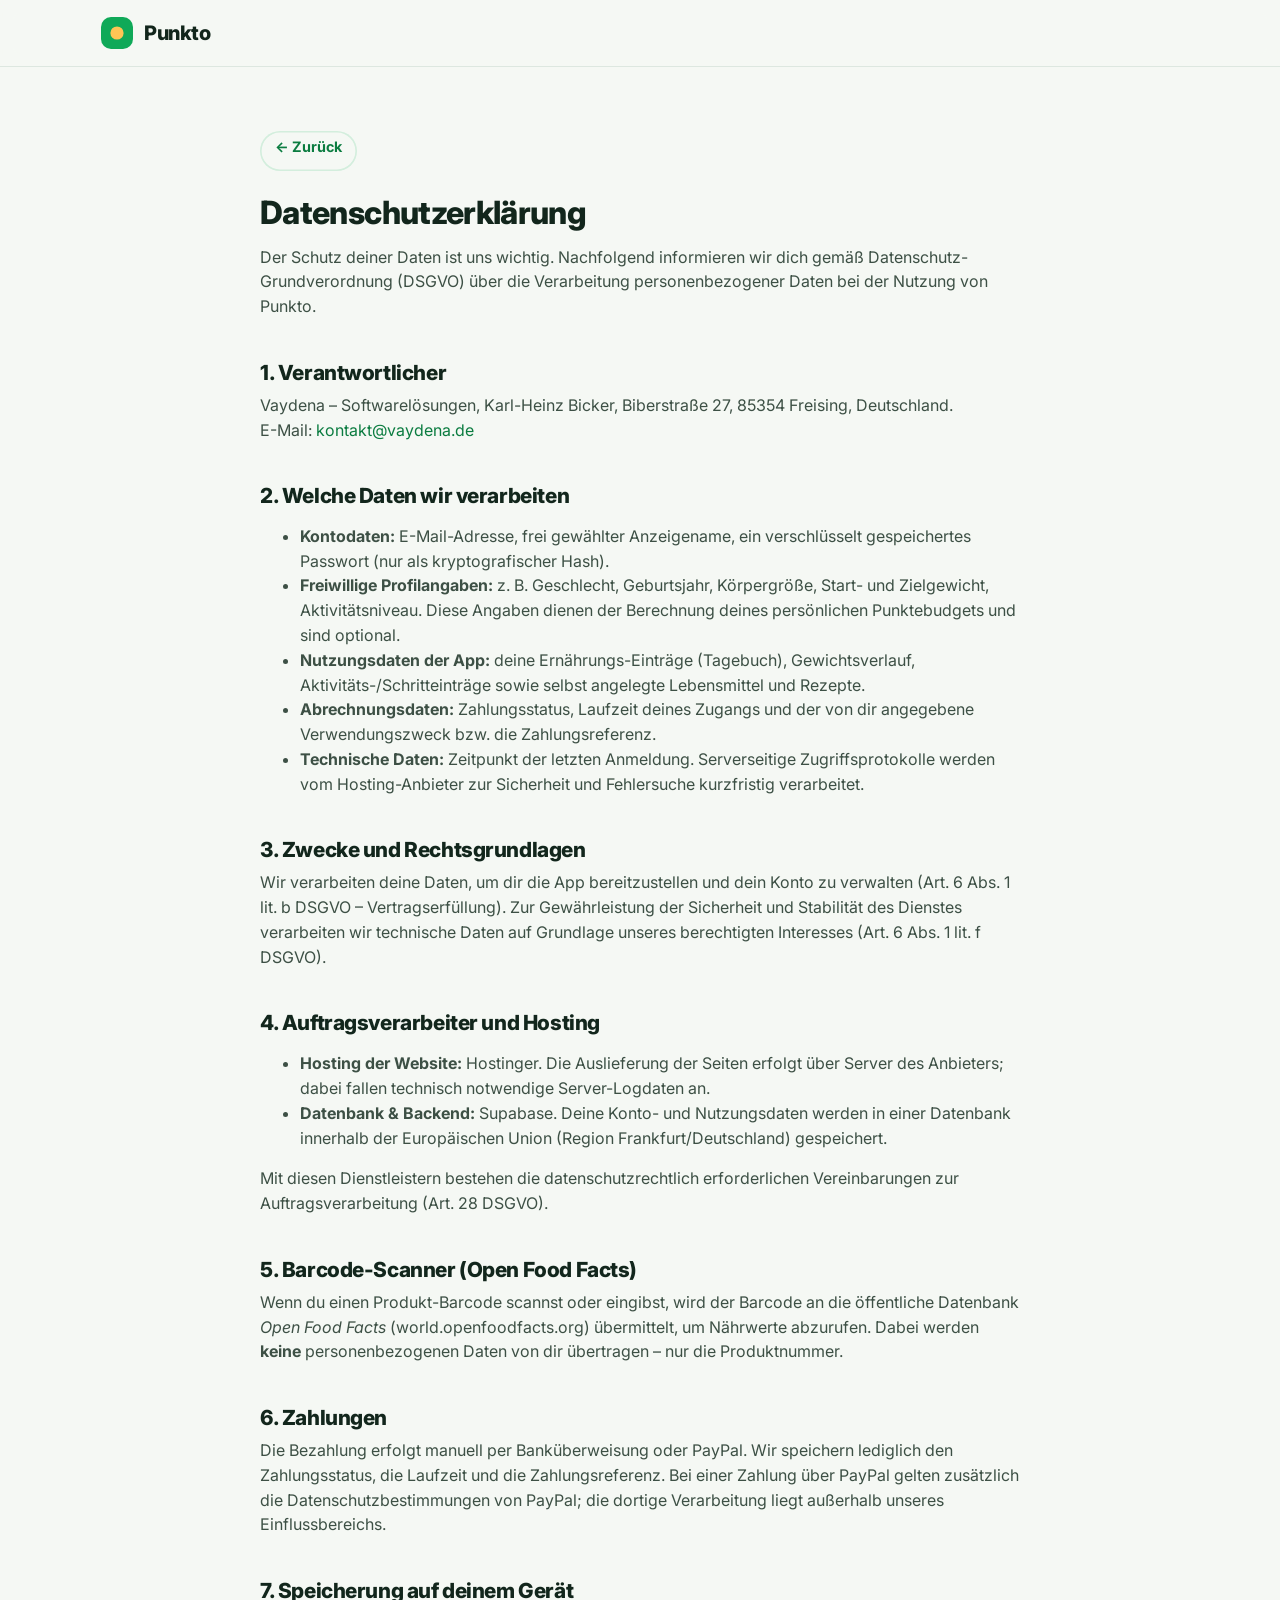
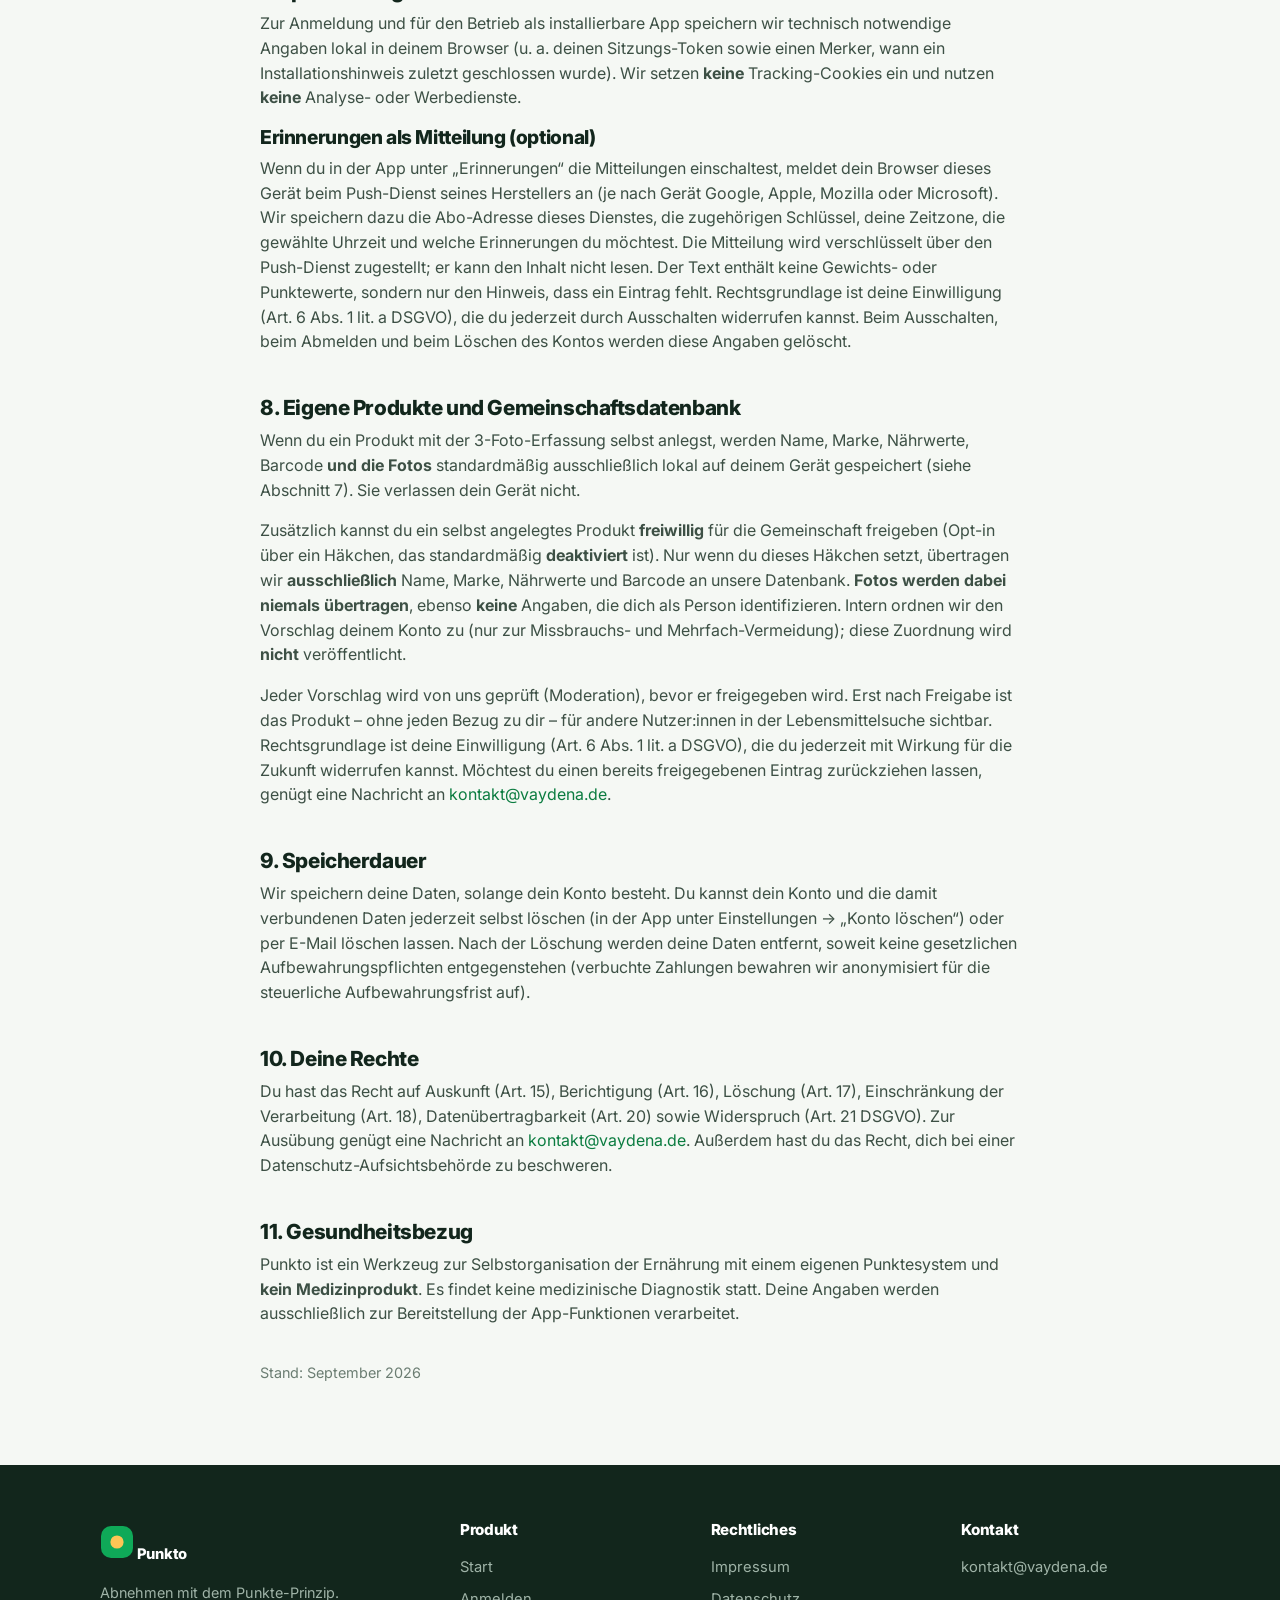
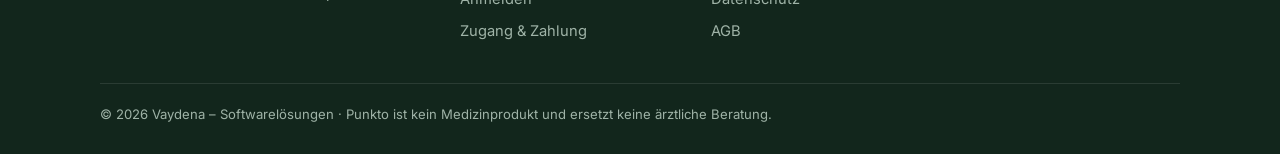
<file: datenschutz.html>
<!doctype html>
<html lang="de">
<head>
<meta charset="utf-8">
<meta name="viewport" content="width=device-width, initial-scale=1, viewport-fit=cover">
<title>Datenschutz — Punkto</title>
<meta name="robots" content="index, follow">
<meta name="theme-color" content="#0fa958">
<link rel="icon" href="favicon.svg" type="image/svg+xml">
<link rel="apple-touch-icon" href="apple-touch-icon.png">
<link rel="preconnect" href="https://fonts.googleapis.com">
<link rel="preconnect" href="https://fonts.gstatic.com" crossorigin>
<link href="https://fonts.googleapis.com/css2?family=Inter:wght@400;500;600;700;800;900&display=swap" rel="stylesheet">
<link rel="stylesheet" href="assets/punkto.css">
</head>
<body>

<header class="site-head">
  <div class="wrap">
    <a class="brand" href="/" aria-label="Punkto Startseite">
      <svg class="logo" viewBox="0 0 34 34" xmlns="http://www.w3.org/2000/svg" aria-hidden="true">
        <rect x="1" y="1" width="32" height="32" rx="10" fill="#0fa958"/>
        <circle cx="17" cy="17" r="6.6" fill="#ffc555"/>
      </svg>
      Punkto
    </a>
  </div>
</header>

<main class="legal">
  <a class="back btn ghost small" href="/">← Zurück</a>
  <h1>Datenschutzerklärung</h1>
  <p>
    Der Schutz deiner Daten ist uns wichtig. Nachfolgend informieren wir dich gemäß
    Datenschutz-Grundverordnung (DSGVO) über die Verarbeitung personenbezogener Daten bei
    der Nutzung von Punkto.
  </p>

  <h2>1. Verantwortlicher</h2>
  <p>
    Vaydena – Softwarelösungen, Karl-Heinz Bicker, Biberstraße 27, 85354 Freising,
    Deutschland.<br>
    E-Mail: <a href="mailto:kontakt@vaydena.de">kontakt@vaydena.de</a>
  </p>

  <h2>2. Welche Daten wir verarbeiten</h2>
  <ul>
    <li><strong>Kontodaten:</strong> E-Mail-Adresse, frei gewählter Anzeigename, ein
      verschlüsselt gespeichertes Passwort (nur als kryptografischer Hash).</li>
    <li><strong>Freiwillige Profilangaben:</strong> z. B. Geschlecht, Geburtsjahr,
      Körpergröße, Start- und Zielgewicht, Aktivitätsniveau. Diese Angaben dienen der
      Berechnung deines persönlichen Punktebudgets und sind optional.</li>
    <li><strong>Nutzungsdaten der App:</strong> deine Ernährungs-Einträge (Tagebuch),
      Gewichtsverlauf, Aktivitäts-/Schritteinträge sowie selbst angelegte Lebensmittel und
      Rezepte.</li>
    <li><strong>Abrechnungsdaten:</strong> Zahlungsstatus, Laufzeit deines Zugangs und
      der von dir angegebene Verwendungszweck bzw. die Zahlungsreferenz.</li>
    <li><strong>Technische Daten:</strong> Zeitpunkt der letzten Anmeldung. Serverseitige
      Zugriffsprotokolle werden vom Hosting-Anbieter zur Sicherheit und Fehlersuche
      kurzfristig verarbeitet.</li>
  </ul>

  <h2>3. Zwecke und Rechtsgrundlagen</h2>
  <p>
    Wir verarbeiten deine Daten, um dir die App bereitzustellen und dein Konto zu
    verwalten (Art. 6 Abs. 1 lit. b DSGVO – Vertragserfüllung). Zur Gewährleistung der
    Sicherheit und Stabilität des Dienstes verarbeiten wir technische Daten auf Grundlage
    unseres berechtigten Interesses (Art. 6 Abs. 1 lit. f DSGVO).
  </p>

  <h2>4. Auftragsverarbeiter und Hosting</h2>
  <ul>
    <li><strong>Hosting der Website:</strong> Hostinger. Die Auslieferung der Seiten
      erfolgt über Server des Anbieters; dabei fallen technisch notwendige
      Server-Logdaten an.</li>
    <li><strong>Datenbank &amp; Backend:</strong> Supabase. Deine Konto- und Nutzungsdaten
      werden in einer Datenbank innerhalb der Europäischen Union (Region
      Frankfurt/Deutschland) gespeichert.</li>
  </ul>
  <p>
    Mit diesen Dienstleistern bestehen die datenschutzrechtlich erforderlichen
    Vereinbarungen zur Auftragsverarbeitung (Art. 28 DSGVO).
  </p>

  <h2>5. Barcode-Scanner (Open Food Facts)</h2>
  <p>
    Wenn du einen Produkt-Barcode scannst oder eingibst, wird der Barcode an die
    öffentliche Datenbank <em>Open Food Facts</em> (world.openfoodfacts.org) übermittelt,
    um Nährwerte abzurufen. Dabei werden <strong>keine</strong> personenbezogenen Daten
    von dir übertragen – nur die Produktnummer.
  </p>

  <h2>6. Zahlungen</h2>
  <p>
    Die Bezahlung erfolgt manuell per Banküberweisung oder PayPal. Wir speichern lediglich
    den Zahlungsstatus, die Laufzeit und die Zahlungsreferenz. Bei einer Zahlung über
    PayPal gelten zusätzlich die Datenschutzbestimmungen von PayPal; die dortige
    Verarbeitung liegt außerhalb unseres Einflussbereichs.
  </p>

  <h2>7. Speicherung auf deinem Gerät</h2>
  <p>
    Zur Anmeldung und für den Betrieb als installierbare App speichern wir technisch
    notwendige Angaben lokal in deinem Browser (u. a. deinen Sitzungs-Token sowie einen
    Merker, wann ein Installationshinweis zuletzt geschlossen wurde). Wir setzen
    <strong>keine</strong> Tracking-Cookies ein und nutzen <strong>keine</strong>
    Analyse- oder Werbedienste.
  </p>

  <h3>Erinnerungen als Mitteilung (optional)</h3>
  <p>
    Wenn du in der App unter „Erinnerungen“ die Mitteilungen einschaltest, meldet dein
    Browser dieses Gerät beim Push-Dienst seines Herstellers an (je nach Gerät Google,
    Apple, Mozilla oder Microsoft). Wir speichern dazu die Abo-Adresse dieses Dienstes,
    die zugehörigen Schlüssel, deine Zeitzone, die gewählte Uhrzeit und welche
    Erinnerungen du möchtest. Die Mitteilung wird verschlüsselt über den Push-Dienst
    zugestellt; er kann den Inhalt nicht lesen. Der Text enthält keine Gewichts- oder
    Punktewerte, sondern nur den Hinweis, dass ein Eintrag fehlt. Rechtsgrundlage ist
    deine Einwilligung (Art. 6 Abs. 1 lit. a DSGVO), die du jederzeit durch Ausschalten
    widerrufen kannst. Beim Ausschalten, beim Abmelden und beim Löschen des Kontos
    werden diese Angaben gelöscht.
  </p>

  <h2>8. Eigene Produkte und Gemeinschaftsdatenbank</h2>
  <p>
    Wenn du ein Produkt mit der 3-Foto-Erfassung selbst anlegst, werden Name, Marke,
    Nährwerte, Barcode <strong>und die Fotos</strong> standardmäßig ausschließlich lokal
    auf deinem Gerät gespeichert (siehe Abschnitt&nbsp;7). Sie verlassen dein Gerät nicht.
  </p>
  <p>
    Zusätzlich kannst du ein selbst angelegtes Produkt <strong>freiwillig</strong> für die
    Gemeinschaft freigeben (Opt-in über ein Häkchen, das standardmäßig <strong>deaktiviert</strong>
    ist). Nur wenn du dieses Häkchen setzt, übertragen wir <strong>ausschließlich</strong>
    Name, Marke, Nährwerte und Barcode an unsere Datenbank. <strong>Fotos werden dabei
    niemals übertragen</strong>, ebenso <strong>keine</strong> Angaben, die dich als Person
    identifizieren. Intern ordnen wir den Vorschlag deinem Konto zu (nur zur Missbrauchs-
    und Mehrfach-Vermeidung); diese Zuordnung wird <strong>nicht</strong> veröffentlicht.
  </p>
  <p>
    Jeder Vorschlag wird von uns geprüft (Moderation), bevor er freigegeben wird. Erst nach
    Freigabe ist das Produkt – ohne jeden Bezug zu dir – für andere Nutzer:innen in der
    Lebensmittelsuche sichtbar. Rechtsgrundlage ist deine Einwilligung
    (Art.&nbsp;6&nbsp;Abs.&nbsp;1&nbsp;lit.&nbsp;a&nbsp;DSGVO), die du jederzeit mit Wirkung
    für die Zukunft widerrufen kannst. Möchtest du einen bereits freigegebenen Eintrag
    zurückziehen lassen, genügt eine Nachricht an
    <a href="mailto:kontakt@vaydena.de">kontakt@vaydena.de</a>.
  </p>

  <h2>9. Speicherdauer</h2>
  <p>
    Wir speichern deine Daten, solange dein Konto besteht. Du kannst dein Konto und die
    damit verbundenen Daten jederzeit selbst löschen (in der App unter Einstellungen →
    „Konto löschen“) oder per E-Mail löschen lassen. Nach der Löschung werden deine Daten
    entfernt, soweit keine gesetzlichen Aufbewahrungspflichten entgegenstehen (verbuchte
    Zahlungen bewahren wir anonymisiert für die steuerliche Aufbewahrungsfrist auf).
  </p>

  <h2>10. Deine Rechte</h2>
  <p>
    Du hast das Recht auf Auskunft (Art. 15), Berichtigung (Art. 16), Löschung (Art. 17),
    Einschränkung der Verarbeitung (Art. 18), Datenübertragbarkeit (Art. 20) sowie
    Widerspruch (Art. 21 DSGVO). Zur Ausübung genügt eine Nachricht an
    <a href="mailto:kontakt@vaydena.de">kontakt@vaydena.de</a>. Außerdem hast du das Recht,
    dich bei einer Datenschutz-Aufsichtsbehörde zu beschweren.
  </p>

  <h2>11. Gesundheitsbezug</h2>
  <p>
    Punkto ist ein Werkzeug zur Selbstorganisation der Ernährung mit einem eigenen
    Punktesystem und <strong>kein Medizinprodukt</strong>. Es findet keine medizinische
    Diagnostik statt. Deine Angaben werden ausschließlich zur Bereitstellung der
    App-Funktionen verarbeitet.
  </p>

  <p style="margin-top:2.5em;color:var(--muted);font-size:.9rem">Stand: September 2026</p>
</main>

<footer class="site-foot">
  <div class="wrap">
    <div class="cols">
      <div>
        <a class="brand" href="/">
          <svg class="logo" viewBox="0 0 34 34" xmlns="http://www.w3.org/2000/svg" aria-hidden="true">
            <rect x="1" y="1" width="32" height="32" rx="10" fill="#0fa958"/>
            <circle cx="17" cy="17" r="6.6" fill="#ffc555"/>
          </svg>
          Punkto
        </a>
        <p style="font-size:.9rem;margin-top:6px">Abnehmen mit dem Punkte-Prinzip.</p>
      </div>
      <div><h4>Produkt</h4><a href="/">Start</a><a href="anmelden.html">Anmelden</a><a href="konto.html">Zugang &amp; Zahlung</a></div>
      <div><h4>Rechtliches</h4><a href="impressum.html">Impressum</a><a href="datenschutz.html">Datenschutz</a><a href="agb.html">AGB</a></div>
      <div><h4>Kontakt</h4><a href="mailto:kontakt@vaydena.de">kontakt@vaydena.de</a></div>
    </div>
    <p style="font-size:.82rem;border-top:1px solid rgba(255,255,255,.1);padding-top:20px;margin:0">
      © 2026 Vaydena – Softwarelösungen · Punkto ist kein Medizinprodukt und ersetzt keine ärztliche Beratung.
    </p>
  </div>
</footer>

</body>
</html>
</file>
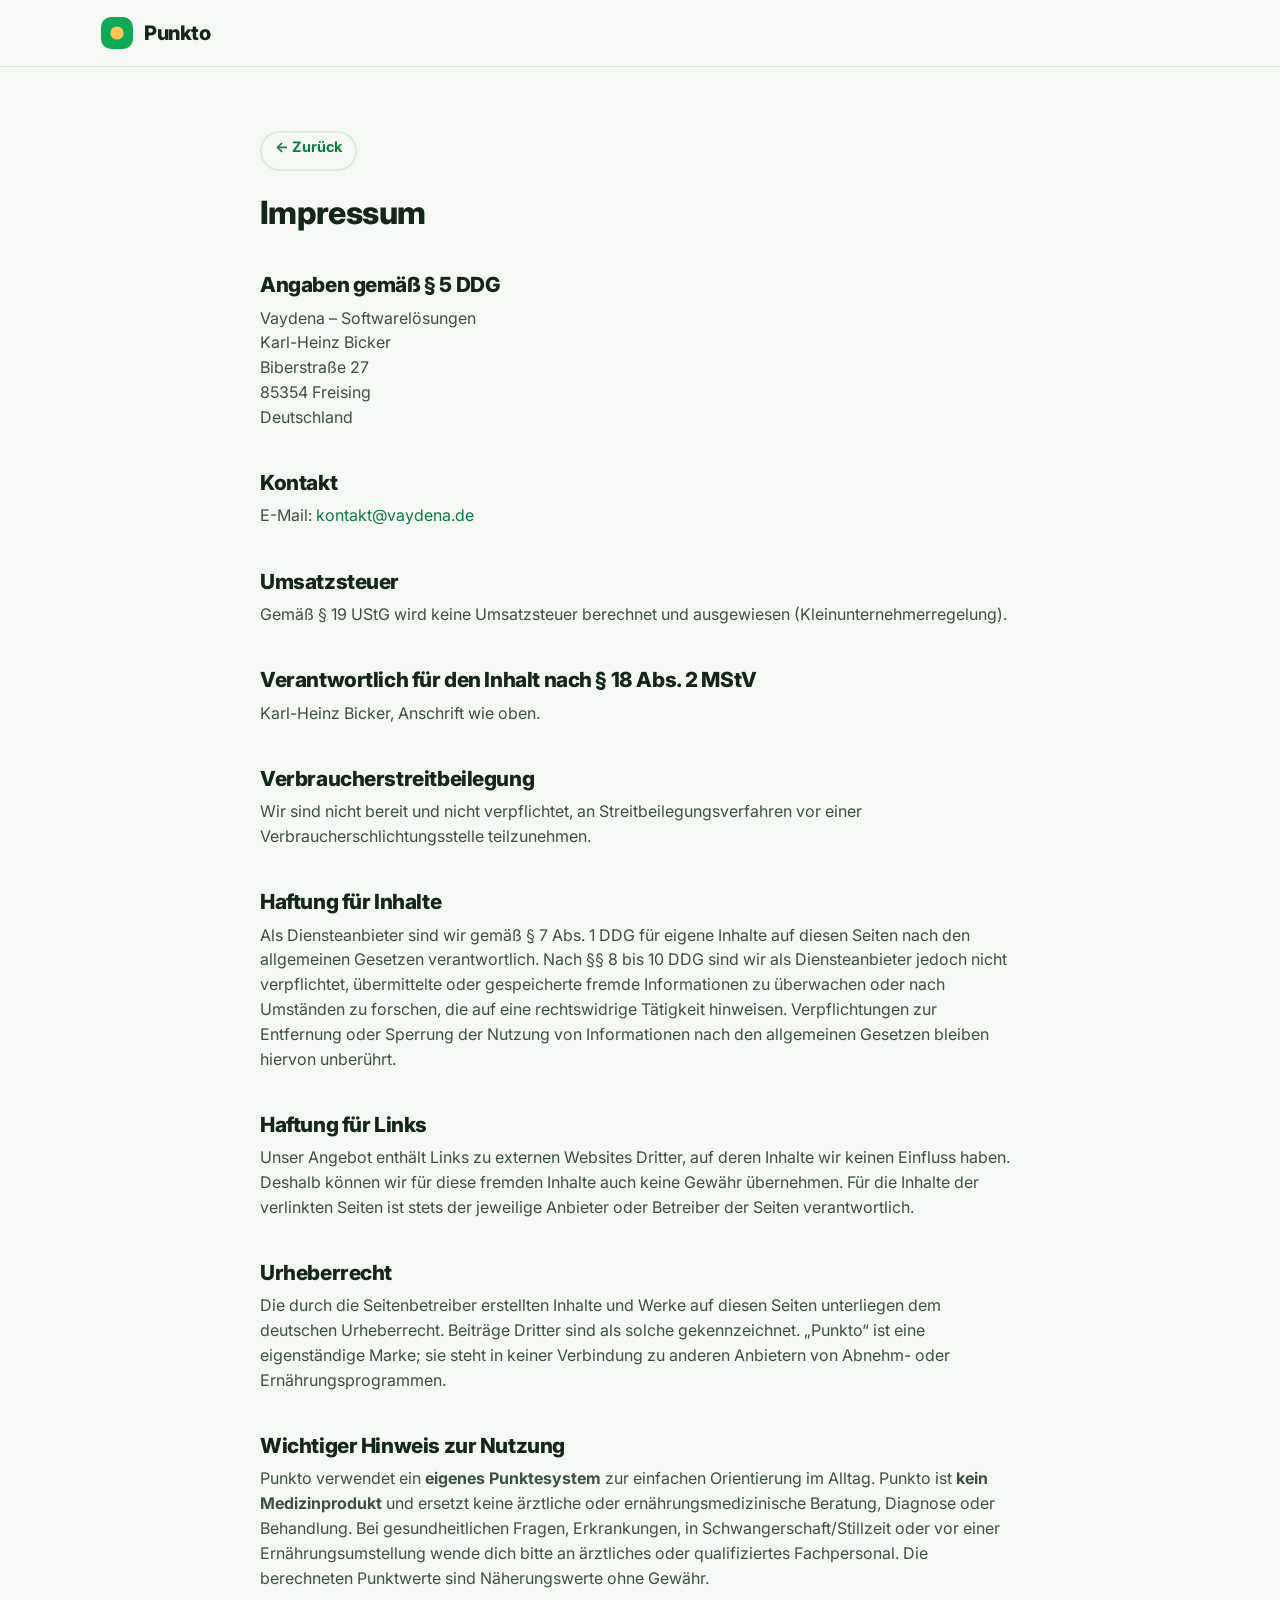
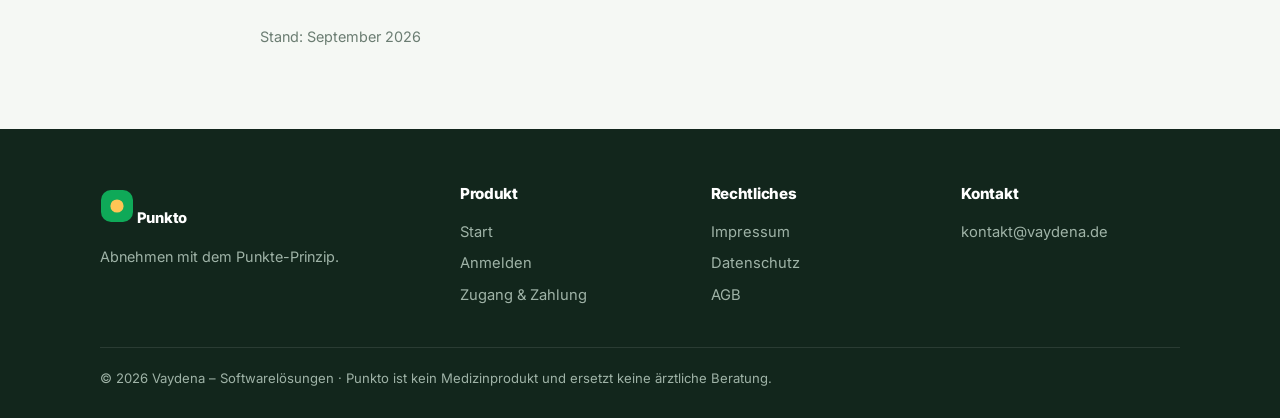
<file: impressum.html>
<!doctype html>
<html lang="de">
<head>
<meta charset="utf-8">
<meta name="viewport" content="width=device-width, initial-scale=1, viewport-fit=cover">
<title>Impressum — Punkto</title>
<meta name="robots" content="index, follow">
<meta name="theme-color" content="#0fa958">
<link rel="icon" href="favicon.svg" type="image/svg+xml">
<link rel="apple-touch-icon" href="apple-touch-icon.png">
<link rel="preconnect" href="https://fonts.googleapis.com">
<link rel="preconnect" href="https://fonts.gstatic.com" crossorigin>
<link href="https://fonts.googleapis.com/css2?family=Inter:wght@400;500;600;700;800;900&display=swap" rel="stylesheet">
<link rel="stylesheet" href="assets/punkto.css">
</head>
<body>

<header class="site-head">
  <div class="wrap">
    <a class="brand" href="/" aria-label="Punkto Startseite">
      <svg class="logo" viewBox="0 0 34 34" xmlns="http://www.w3.org/2000/svg" aria-hidden="true">
        <rect x="1" y="1" width="32" height="32" rx="10" fill="#0fa958"/>
        <circle cx="17" cy="17" r="6.6" fill="#ffc555"/>
      </svg>
      Punkto
    </a>
  </div>
</header>

<main class="legal">
  <a class="back btn ghost small" href="/">← Zurück</a>
  <h1>Impressum</h1>

  <h2>Angaben gemäß § 5 DDG</h2>
  <p>
    Vaydena – Softwarelösungen<br>
    Karl-Heinz Bicker<br>
    Biberstraße 27<br>
    85354 Freising<br>
    Deutschland
  </p>

  <h2>Kontakt</h2>
  <p>
    E-Mail: <a href="mailto:kontakt@vaydena.de">kontakt@vaydena.de</a>
  </p>

  <h2>Umsatzsteuer</h2>
  <p>
    Gemäß § 19 UStG wird keine Umsatzsteuer berechnet und ausgewiesen
    (Kleinunternehmerregelung).
  </p>

  <h2>Verantwortlich für den Inhalt nach § 18 Abs. 2 MStV</h2>
  <p>
    Karl-Heinz Bicker, Anschrift wie oben.
  </p>

  <h2>Verbraucherstreitbeilegung</h2>
  <p>
    Wir sind nicht bereit und nicht verpflichtet, an Streitbeilegungsverfahren vor
    einer Verbraucherschlichtungsstelle teilzunehmen.
  </p>

  <h2>Haftung für Inhalte</h2>
  <p>
    Als Diensteanbieter sind wir gemäß § 7 Abs. 1 DDG für eigene Inhalte auf diesen
    Seiten nach den allgemeinen Gesetzen verantwortlich. Nach §§ 8 bis 10 DDG sind wir
    als Diensteanbieter jedoch nicht verpflichtet, übermittelte oder gespeicherte fremde
    Informationen zu überwachen oder nach Umständen zu forschen, die auf eine
    rechtswidrige Tätigkeit hinweisen. Verpflichtungen zur Entfernung oder Sperrung der
    Nutzung von Informationen nach den allgemeinen Gesetzen bleiben hiervon unberührt.
  </p>

  <h2>Haftung für Links</h2>
  <p>
    Unser Angebot enthält Links zu externen Websites Dritter, auf deren Inhalte wir
    keinen Einfluss haben. Deshalb können wir für diese fremden Inhalte auch keine Gewähr
    übernehmen. Für die Inhalte der verlinkten Seiten ist stets der jeweilige Anbieter
    oder Betreiber der Seiten verantwortlich.
  </p>

  <h2>Urheberrecht</h2>
  <p>
    Die durch die Seitenbetreiber erstellten Inhalte und Werke auf diesen Seiten
    unterliegen dem deutschen Urheberrecht. Beiträge Dritter sind als solche
    gekennzeichnet. „Punkto“ ist eine eigenständige Marke; sie steht in keiner Verbindung
    zu anderen Anbietern von Abnehm- oder Ernährungsprogrammen.
  </p>

  <h2>Wichtiger Hinweis zur Nutzung</h2>
  <p>
    Punkto verwendet ein <strong>eigenes Punktesystem</strong> zur einfachen
    Orientierung im Alltag. Punkto ist <strong>kein Medizinprodukt</strong> und ersetzt
    keine ärztliche oder ernährungsmedizinische Beratung, Diagnose oder Behandlung. Bei
    gesundheitlichen Fragen, Erkrankungen, in Schwangerschaft/Stillzeit oder vor einer
    Ernährungsumstellung wende dich bitte an ärztliches oder qualifiziertes Fachpersonal.
    Die berechneten Punktwerte sind Näherungswerte ohne Gewähr.
  </p>

  <p style="margin-top:2.5em;color:var(--muted);font-size:.9rem">Stand: September 2026</p>
</main>

<footer class="site-foot">
  <div class="wrap">
    <div class="cols">
      <div>
        <a class="brand" href="/">
          <svg class="logo" viewBox="0 0 34 34" xmlns="http://www.w3.org/2000/svg" aria-hidden="true">
            <rect x="1" y="1" width="32" height="32" rx="10" fill="#0fa958"/>
            <circle cx="17" cy="17" r="6.6" fill="#ffc555"/>
          </svg>
          Punkto
        </a>
        <p style="font-size:.9rem;margin-top:6px">Abnehmen mit dem Punkte-Prinzip.</p>
      </div>
      <div><h4>Produkt</h4><a href="/">Start</a><a href="anmelden.html">Anmelden</a><a href="konto.html">Zugang &amp; Zahlung</a></div>
      <div><h4>Rechtliches</h4><a href="impressum.html">Impressum</a><a href="datenschutz.html">Datenschutz</a><a href="agb.html">AGB</a></div>
      <div><h4>Kontakt</h4><a href="mailto:kontakt@vaydena.de">kontakt@vaydena.de</a></div>
    </div>
    <p style="font-size:.82rem;border-top:1px solid rgba(255,255,255,.1);padding-top:20px;margin:0">
      © 2026 Vaydena – Softwarelösungen · Punkto ist kein Medizinprodukt und ersetzt keine ärztliche Beratung.
    </p>
  </div>
</footer>

</body>
</html>
</file>
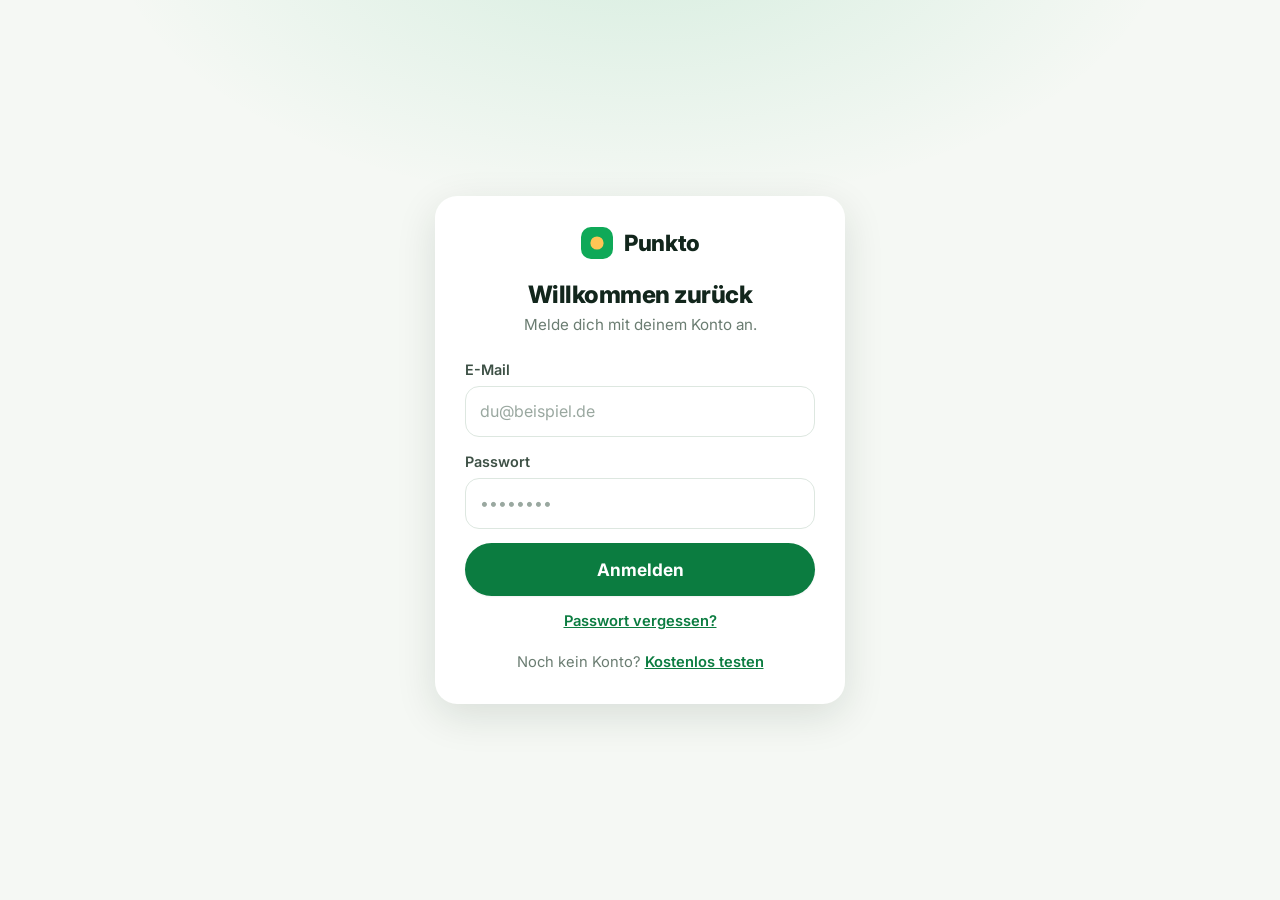
<file: konto.html>
<!DOCTYPE html>
<html lang="de">
<head>
<meta charset="utf-8">
<meta name="viewport" content="width=device-width, initial-scale=1, viewport-fit=cover">
<meta name="theme-color" content="#0fa958">
<meta name="color-scheme" content="light dark">
<title>Punkto — Zugang & Zahlung</title>

<!-- Direktstart / beforeinstallprompt früh abfangen (Kern-Lehre 1): das Event
     feuert nur EINMAL. Auch hier, falls die App direkt über das Icon landet. -->
<script>
  window.__pkDeferredPrompt = null;
  window.addEventListener("beforeinstallprompt", function (e) {
    e.preventDefault();
    window.__pkDeferredPrompt = e;
    window.dispatchEvent(new CustomEvent("pk-can-install"));
  });
  // Token-Wächter: ohne Session sofort zurück zur Anmeldung.
  (function () {
    try {
      var t = localStorage.getItem("hf_saved_token");
      if (!t) location.replace("anmelden.html");
    } catch (e) { location.replace("anmelden.html"); }
  })();
</script>

<link rel="manifest" href="manifest.webmanifest">
<link rel="apple-touch-icon" href="apple-touch-icon.png">
<link rel="icon" href="favicon.svg" type="image/svg+xml">
<link rel="preconnect" href="https://fonts.googleapis.com">
<link rel="preconnect" href="https://fonts.gstatic.com" crossorigin>
<link href="https://fonts.googleapis.com/css2?family=Inter:wght@400;500;600;700;800;900&display=swap" rel="stylesheet">
<link rel="stylesheet" href="assets/punkto.css">

<style>
  /* Diese Seite hat keine Tab-Leiste -> weniger Boden-Abstand. */
  body.app{padding-bottom:calc(28px + var(--sab))}

  .app-loading{min-height:60dvh;display:grid;place-items:center;color:var(--muted)}
  /* `.app-loading{display:grid}` überstimmt sonst [hidden]{display:none} (Autor > UA)
     → $("#loading").hidden = true bliebe wirkungslos, Ladeschirm hinge fest. */
  .app-loading[hidden]{display:none}
  .app-loading .spin{width:34px;height:34px;border:3px solid var(--green-tint-2);border-top-color:var(--green);
    border-radius:50%;animation:spin .8s linear infinite;margin:0 auto 12px}
  @keyframes spin{to{transform:rotate(360deg)}}

  .konto-main{max-width:640px;margin:0 auto;padding:18px 16px 24px}
  .konto-main > .card{margin-bottom:16px}

  /* Status-Hero */
  .sub-hero{display:flex;align-items:flex-start;gap:14px}
  .sub-hero .ic{flex:0 0 auto;width:50px;height:50px;border-radius:16px;display:grid;place-items:center}
  .sub-hero .ic svg{width:26px;height:26px}
  .sub-hero.ok .ic{background:var(--green-tint);color:var(--green-700)}
  .sub-hero.trial .ic{background:var(--amber-tint);color:#8a5c05}
  .sub-hero.expired .ic{background:var(--danger-tint);color:var(--danger)}
  .sub-hero .tx{flex:1;min-width:0}
  .sub-hero .tx h2{margin:0 0 3px;font-size:1.24rem}
  .sub-hero .tx p{margin:0;color:var(--ink-2);font-size:.94rem}
  .sub-days{margin-top:12px}

  /* Preis-Zeile */
  .price-line{display:flex;align-items:baseline;gap:.5em;margin:2px 0 4px}
  .price-line .amt{font-size:2rem;font-weight:900;color:var(--ink);letter-spacing:-.02em}
  .price-line .per{color:var(--muted);font-weight:600}

  /* Zahl-Wege Umschalter */
  .pay-seg{display:flex;gap:8px;margin:2px 0 18px}
  .pay-seg button{flex:1;background:var(--field);color:var(--ink);border:1.6px solid var(--line);border-radius:var(--r);padding:.7em .6em;
    font-weight:700;font-size:.95rem;color:var(--ink-2);cursor:pointer;display:flex;align-items:center;
    justify-content:center;gap:.5em;transition:all .12s ease}
  .pay-seg button svg{width:1.15em;height:1.15em}
  .pay-seg button.on{border-color:var(--green);background:var(--green-tint);color:var(--green-800)}
  .plan-seg{margin-bottom:12px}
  .plan-seg button{flex-direction:column;gap:.2em;line-height:1.15}
  .plan-save{font-size:.72rem;font-weight:800;color:var(--green-800);background:var(--green-tint);border-radius:999px;padding:.12em .6em}
  .plan-seg button.on .plan-save{background:var(--field)}

  /* Kopier-Zeilen */
  .pay-row{display:flex;align-items:center;gap:10px;padding:12px 0;border-bottom:1px solid var(--line)}
  .pay-row:last-child{border-bottom:0}
  .pay-row .pr-l{flex:1;min-width:0}
  .pay-row .pr-lbl{display:block;font-size:.76rem;font-weight:700;text-transform:uppercase;letter-spacing:.04em;color:var(--muted)}
  .pay-row .pr-val{display:block;font-size:1.02rem;font-weight:700;color:var(--ink);word-break:break-word}
  .pay-row .pr-val.mono{font-family:ui-monospace,SFMono-Regular,Menlo,Consolas,monospace;letter-spacing:.01em}
  .pr-copy{flex:0 0 auto;background:var(--field);color:var(--ink);border:1.6px solid var(--line);border-radius:var(--r-pill);
    width:40px;height:40px;display:grid;place-items:center;cursor:pointer;color:var(--green-700)}
  .pr-copy:hover{background:var(--green-tint);border-color:var(--green-tint-2)}
  .pr-copy svg{width:19px;height:19px}
  .pr-copy.done{color:var(--green);border-color:var(--green)}

  /* GiroCode */
  .giro-wrap{text-align:center;margin-top:18px}
  .giro-box{display:inline-block;background:#fff;border:1px solid var(--line);border-radius:var(--r);padding:14px}
  .giro-box svg{width:210px;height:210px;max-width:60vw;display:block}
  .giro-cap{margin-top:10px;color:var(--muted);font-size:.86rem}

  .step-list{list-style:none;margin:12px 0 0;padding:0;counter-reset:st}
  .step-list li{position:relative;padding:0 0 14px 40px;color:var(--ink-2);font-size:.94rem}
  .step-list li:last-child{padding-bottom:0}
  .step-list li::before{counter-increment:st;content:counter(st);position:absolute;left:0;top:-2px;
    width:27px;height:27px;border-radius:var(--r-pill);background:var(--green);color:#fff;font-weight:800;
    font-size:.86rem;display:grid;place-items:center}
  .step-list li b{color:var(--ink)}

  .foot-legal{text-align:center;margin-top:22px;color:var(--muted);font-size:.82rem;line-height:1.7}
  .foot-legal a{color:var(--green-700);font-weight:600}
  .foot-legal .sep{opacity:.5;margin:0 .3em}

  /* Install-Hinweis (Kern-Lehre 3: auf der Verweil-Seite, dauerhaft) */
  #pkInstall{position:fixed;left:12px;right:12px;bottom:calc(16px + var(--sab));z-index:45;display:none;
    background:var(--card);border-radius:var(--r);box-shadow:var(--shadow-lg);border:1px solid var(--line);
    padding:12px 14px;max-width:600px;margin:0 auto}
  #pkInstall.on{display:block;animation:fade .25s ease}
  #pkInstall .in{display:flex;align-items:center;gap:12px}
  #pkInstall .logo{width:34px;height:34px;flex:0 0 auto}
  #pkInstall .tx{flex:1;min-width:0}
  #pkInstall .tx b{display:block;font-size:.92rem}
  #pkInstall .tx span{font-size:.8rem;color:var(--muted)}
  #pkInstall .x{background:none;border:0;color:var(--muted);cursor:pointer;padding:6px;flex:0 0 auto}
  #pkInstall .btn{flex:0 0 auto}
  @media(max-width:420px){#pkInstall .tx span{display:none}}
  #pkInstall .pp{margin:10px 0 0;padding:9px 11px;background:var(--green-tint-2);border-radius:12px;
    font-size:.78rem;line-height:1.45;color:var(--ink-2)}
  #pkInstall .pp p{margin:0}
  #pkInstall .pp b{color:var(--ink)}
  #pkInstall .pp-help{margin-top:8px}
  #pkInstall .pp-help>summary{cursor:pointer;font-weight:800;color:var(--ink);list-style:none}
  #pkInstall .pp-help>summary::-webkit-details-marker{display:none}
  #pkInstall .pp-help>summary::before{content:"▸ ";color:var(--muted)}
  #pkInstall .pp-help[open]>summary::before{content:"▾ "}
  #pkInstall .pp-help ol{margin:8px 0 0;padding-left:1.25em;display:flex;flex-direction:column;gap:7px}
  #pkInstall .pp-help i{font-style:normal;color:var(--muted)}

  .toast{position:fixed;left:50%;bottom:calc(24px + var(--sab));transform:translateX(-50%) translateY(20px);
    background:var(--ink);color:#fff;padding:.7em 1.2em;border-radius:var(--r-pill);font-size:.9rem;font-weight:600;
    opacity:0;pointer-events:none;transition:all .2s ease;z-index:60;max-width:90vw}
  .toast.on{opacity:1;transform:translateX(-50%) translateY(0)}
  @keyframes fade{from{opacity:0;transform:translateY(8px)}to{opacity:1;transform:none}}
</style>
</head>
<body class="app">

<header class="app-head">
  <div class="bar">
    <a class="icon-btn" href="app.html" aria-label="Zurück zur App" title="Zurück">
      <svg viewBox="0 0 24 24" fill="none" stroke="currentColor" stroke-width="2" stroke-linecap="round" stroke-linejoin="round"><path d="M19 12H5M12 19l-7-7 7-7"/></svg>
    </a>
    <span class="brand">
      <svg class="logo" viewBox="0 0 34 34" xmlns="http://www.w3.org/2000/svg" aria-hidden="true" style="width:26px;height:26px;vertical-align:-5px">
        <rect x="1" y="1" width="32" height="32" rx="10" fill="#0fa958"/>
        <circle cx="17" cy="17" r="6.6" fill="#ffc555"/>
      </svg>
      Zugang &amp; Zahlung
    </span>
    <span class="sp"></span>
  </div>
</header>

<main class="konto-main">
  <div id="loading" class="app-loading"><div><div class="spin"></div>Lädt…</div></div>
  <div id="kontoBody" hidden></div>
</main>

<!-- ====================== INSTALL-HINWEIS (Verweil-Seite) ====================== -->
<div id="pkInstall" role="dialog" aria-label="Punkto installieren">
  <div class="in">
    <svg class="logo" viewBox="0 0 34 34" xmlns="http://www.w3.org/2000/svg" aria-hidden="true">
      <rect x="1" y="1" width="32" height="32" rx="10" fill="#0fa958"/>
      <circle cx="17" cy="17" r="6.6" fill="#ffc555"/>
    </svg>
    <div class="tx">
      <b>Punkto aufs Handy legen</b>
      <span id="pkInstallHint">Als App installieren — startet direkt.</span>
    </div>
    <button class="btn primary small" id="pkInstallBtn">Installieren</button>
    <button class="x" id="pkInstallX" aria-label="Später">
      <svg viewBox="0 0 24 24" width="18" height="18" fill="none" stroke="currentColor" stroke-width="2" stroke-linecap="round" stroke-linejoin="round"><path d="M18 6L6 18M6 6l12 12"/></svg>
    </button>
  </div>
  <div class="pp" id="pkPlayProtect" hidden>
    <p><b>Kurzer Hinweis:</b> Android prüft neue Apps mit „Play Protect“. Beim Ablegen kann kurz „App wird geprüft“ erscheinen — bei Web-Apps ganz normal. Einfach auf <b>„Trotzdem installieren“</b> bzw. <b>„Öffnen“</b> tippen. Punkto kommt ohne App-Store direkt von punkto.vaydena.de.</p>
    <details class="pp-help">
      <summary>Installation wird blockiert? So klappt's trotzdem</summary>
      <ol>
        <li>Beim Ablegen auf <b>„Trotzdem installieren“</b> bzw. <b>„Öffnen“</b> tippen — die kurze Prüfung ist bei Web-Apps normal.</li>
        <li>Kommt die Meldung <b>„Unbekannte App“</b>: dem Browser das Installieren erlauben — <i>Einstellungen → Apps → Spezieller App-Zugriff → Unbekannte Apps installieren → [dein Browser] → erlauben</i>.</li>
        <li><b>Nur falls es dann noch klemmt</b>, Play Protect kurz pausieren: <i>Play&nbsp;Store → Profilbild → „Play&nbsp;Protect“ → ⚙️ → „Apps mit Play Protect scannen“ aus</i>. <b>Danach direkt wieder einschalten</b> — das ist wichtig.</li>
      </ol>
    </details>
  </div>
</div>

<div class="toast" id="toast"></div>

<script src="assets/pk-app.js"></script>
<script>
/* ============================================================================
   Punkto — Konto/Abo-Seite. Zeigt den Abo-Status und die manuellen Zahlwege
   (Überweisung mit GiroCode oder PayPal). Der Betreiber schaltet den Zugang
   nach Zahlungseingang manuell frei/verlängert ihn. Kein automatisches Abo.
   ============================================================================ */
(function () {
  "use strict";
  var API = window.PKApi;
  var $ = function (s, r) { return (r || document).querySelector(s); };
  var $$ = function (s, r) { return Array.prototype.slice.call((r || document).querySelectorAll(s)); };

  function esc(s) {
    return String(s == null ? "" : s).replace(/[&<>"']/g, function (m) {
      return { "&": "&amp;", "<": "&lt;", ">": "&gt;", '"': "&quot;", "'": "&#39;" }[m];
    });
  }
  function fmtDate(iso) {
    if (!iso) return "–";
    var d = new Date(iso); if (isNaN(d.getTime())) return "–";
    return d.toLocaleDateString("de-DE", { day: "2-digit", month: "long", year: "numeric" });
  }
  function daysLeft(iso) {
    if (!iso) return null;
    return Math.ceil((new Date(iso).getTime() - Date.now()) / 864e5);
  }
  function fmtEuro(a) { return (Number(a) || 0).toFixed(2).replace(".", ",") + " €"; }

  var toastEl = $("#toast");
  function toast(msg) {
    toastEl.textContent = msg; toastEl.classList.add("on");
    clearTimeout(toastEl._t); toastEl._t = setTimeout(function () { toastEl.classList.remove("on"); }, 1800);
  }

  async function copyText(text, label, btn) {
    var ok = false;
    try { await navigator.clipboard.writeText(text); ok = true; }
    catch (e) {
      try {
        var ta = document.createElement("textarea");
        ta.value = text; ta.style.position = "fixed"; ta.style.opacity = "0";
        document.body.appendChild(ta); ta.focus(); ta.select();
        ok = document.execCommand("copy"); document.body.removeChild(ta);
      } catch (_e) { ok = false; }
    }
    if (ok) {
      toast((label || "Wert") + " kopiert");
      if (btn) { btn.classList.add("done"); setTimeout(function () { btn.classList.remove("done"); }, 1400); }
    } else { toast("Kopieren nicht möglich"); }
  }

  var ICON = {
    check: '<svg viewBox="0 0 24 24" fill="none" stroke="currentColor" stroke-width="2.2" stroke-linecap="round" stroke-linejoin="round"><path d="M20 6L9 17l-5-5"/></svg>',
    clock: '<svg viewBox="0 0 24 24" fill="none" stroke="currentColor" stroke-width="2" stroke-linecap="round" stroke-linejoin="round"><circle cx="12" cy="12" r="9"/><path d="M12 7v5l3 2"/></svg>',
    lock: '<svg viewBox="0 0 24 24" fill="none" stroke="currentColor" stroke-width="2" stroke-linecap="round" stroke-linejoin="round"><rect x="3" y="11" width="18" height="11" rx="2"/><path d="M7 11V7a5 5 0 0 1 10 0v4"/></svg>',
    copy: '<svg viewBox="0 0 24 24" fill="none" stroke="currentColor" stroke-width="2" stroke-linecap="round" stroke-linejoin="round"><rect x="9" y="9" width="13" height="13" rx="2"/><path d="M5 15H4a2 2 0 0 1-2-2V4a2 2 0 0 1 2-2h9a2 2 0 0 1 2 2v1"/></svg>',
    bank: '<svg viewBox="0 0 24 24" fill="none" stroke="currentColor" stroke-width="2" stroke-linecap="round" stroke-linejoin="round"><path d="M3 21h18M4 10h16M5 10l7-6 7 6M6 10v11M18 10v11M10 10v11M14 10v11"/></svg>',
    paypal: '<svg viewBox="0 0 24 24" fill="none" stroke="currentColor" stroke-width="2" stroke-linecap="round" stroke-linejoin="round"><path d="M7 20l1.5-9M7 20H4l2.2-14h6.3c3 0 4.7 1.6 4.2 4.4-.5 3-2.8 4.6-6 4.6H8.5"/></svg>'
  };

  /* Abo-Status -> Darstellung */
  function heroView(sub) {
    var access = !!(sub && sub.access);
    var status = sub && sub.status;
    var ends = sub && sub.ends_at;
    var dl = daysLeft(ends);

    if (status === "blocked") {
      return { cls: "expired", ic: ICON.lock, h: "Konto gesperrt",
        p: "Dein Zugang wurde gesperrt. Bitte wende dich an kontakt@vaydena.de." };
    }
    if (access && sub && sub.plan === "comp") {
      return { cls: "ok", ic: ICON.check, h: "Gratis freigeschaltet", comp: true,
        p: "Du nutzt Punkto dauerhaft kostenlos – nichts zu bezahlen. Viel Erfolg auf deinem Weg!" };
    }
    if (access && status === "trial") {
      return { cls: "trial", ic: ICON.clock, h: "Testphase läuft",
        p: "Deine kostenlose Testphase endet am " + fmtDate(ends) + ".", dl: dl,
        cta: "Nach der Testphase weitermachen? So verlängerst du:" };
    }
    if (access) {
      return { cls: "ok", ic: ICON.check, h: "Zugang aktiv",
        p: "Dein Zugang ist freigeschaltet bis " + fmtDate(ends) + ".", dl: dl,
        cta: "Früher verlängern? Zahl einfach erneut — die Zeit wird angehängt:" };
    }
    return { cls: "expired", ic: ICON.lock, h: "Zugang abgelaufen",
      p: (ends ? "Dein Zugang ist am " + fmtDate(ends) + " ausgelaufen. " : "") + "Zahl, um Punkto wieder freizuschalten:",
      cta: null };
  }

  function daysBadge(dl) {
    if (dl == null || dl < 0) return "";
    var txt = dl === 0 ? "Läuft heute ab" : (dl === 1 ? "noch 1 Tag" : "noch " + dl + " Tage");
    return '<div class="sub-days"><span class="pill amber">' + txt + '</span></div>';
  }

  function payRow(lbl, val, copyVal, mono) {
    return '<div class="pay-row">' +
      '<div class="pr-l"><span class="pr-lbl">' + esc(lbl) + '</span>' +
      '<span class="pr-val' + (mono ? " mono" : "") + '">' + esc(val) + '</span></div>' +
      '<button class="pr-copy" type="button" data-copy="' + esc(copyVal) + '" data-label="' + esc(lbl) + '" aria-label="' + esc(lbl) + ' kopieren">' + ICON.copy + '</button>' +
      '</div>';
  }

  function bankCard(d) {
    var b = d.bank || {};
    var giroSvg = "";
    if (d.giro && d.giro.path) {
      giroSvg = '<div class="giro-wrap"><div class="giro-box">' +
        '<svg viewBox="0 0 ' + d.giro.size + ' ' + d.giro.size + '" shape-rendering="crispEdges" xmlns="http://www.w3.org/2000/svg" role="img" aria-label="GiroCode zum Scannen">' +
        '<rect width="' + d.giro.size + '" height="' + d.giro.size + '" fill="#fff"/>' +
        '<path d="' + d.giro.path + '" fill="#12261c"/></svg>' +
        '</div><div class="giro-cap">Mit der Banking-App scannen — Daten sind schon eingetragen.</div></div>';
    }
    return '<div class="card" data-pay="bank">' +
      '<div class="card-h"><h3>Per Überweisung</h3></div>' +
      payRow("Empfänger", b.holder, b.holder, false) +
      payRow("IBAN", b.iban_pretty || b.iban, (b.iban || ""), true) +
      payRow("BIC", b.bic, b.bic, true) +
      payRow("Betrag", fmtEuro(d.amount), (Number(d.amount) || 0).toFixed(2), false) +
      payRow("Verwendungszweck", d.reference, d.reference, false) +
      giroSvg +
      '<p style="color:var(--muted);font-size:.84rem;margin:16px 0 0">Wichtig: Gib den <b>Verwendungszweck</b> genau so an — daran erkennen wir deine Zahlung und schalten dich frei.</p>' +
      '</div>';
  }

  function paypalCard(d) {
    var pp = d.paypal || {};
    var btn = pp.link
      ? '<a class="btn primary block big" href="' + esc(pp.link) + '" target="_blank" rel="noopener">Mit PayPal bezahlen</a>'
      : '';
    return '<div class="card" data-pay="paypal" hidden>' +
      '<div class="card-h"><h3>Per PayPal</h3></div>' +
      '<p style="color:var(--ink-2);font-size:.94rem;margin:0 0 4px">Sende ' + esc(fmtEuro(d.amount)) +
      ' an unsere PayPal-Adresse und gib deine Konto-E-Mail als Verwendungszweck an:</p>' +
      payRow("PayPal-Empfänger", pp.email, pp.email, false) +
      payRow("Betrag", fmtEuro(d.amount), (Number(d.amount) || 0).toFixed(2), false) +
      payRow("Verwendungszweck", d.reference, d.reference, false) +
      btn +
      '<p style="color:var(--muted);font-size:.84rem;margin:16px 0 0">Gib den Verwendungszweck genau so an, damit wir die Zahlung deinem Konto zuordnen können. Als Waren-/Dienstleistungszahlung bist du über den PayPal-Käuferschutz abgesichert.</p>' +
      '</div>';
  }

  // bankCard/paypalCard erwarten amount/reference/giro auf Top-Ebene — der
  // gewählte Plan wird darüber gelegt, damit dieselben Karten monatlich wie
  // jährlich funktionieren.
  function planFor(d, plan) {
    return Object.assign({}, d, { amount: plan.amount, reference: plan.reference, giro: plan.giro });
  }
  function planBlurb(plan) {
    return plan.plan === "yearly"
      ? "Ein Jahr Vollzugang auf einmal. Keine automatische Verlängerung — du entscheidest jedes Jahr neu."
      : "Ein Monat Vollzugang. Keine automatische Abbuchung — du entscheidest jedes Mal neu.";
  }
  function planSaveNote(plans) {
    var m = null, y = null;
    plans.forEach(function (p) { if (p.plan === "monthly") m = p; else if (p.plan === "yearly") y = p; });
    if (!m || !y || !(m.amount > 0) || !(y.amount > 0)) return "";
    var saved = m.amount * 12 - y.amount;
    if (saved <= 0) return "";
    var months = Math.round(saved / m.amount);
    return months >= 1 ? "≈ " + months + " Monate gratis" : "günstiger";
  }

  function render(d) {
    var hv = heroView(d.subscription);
    var html = "";
    var plans = (Array.isArray(d.plans) && d.plans.length) ? d.plans
      : [{ plan: "monthly", amount: d.amount, reference: d.reference, giro: d.giro, label: "Monatlich", per: "Monat" }];

    // Status
    html += '<div class="card">' +
      '<div class="sub-hero ' + hv.cls + '">' +
      '<div class="ic">' + hv.ic + '</div>' +
      '<div class="tx"><h2>' + esc(hv.h) + '</h2><p>' + esc(hv.p) + '</p>' + daysBadge(hv.dl) + '</div>' +
      '</div></div>';

    // Plan-Wahl (Monatlich/Jährlich) + Preis + Zahlweg-Umschalter — für Gratis-Konten entfällt der Zahl-Block.
    var save = planSaveNote(plans);
    if (!hv.comp) {
    html += '<div class="card">' +
      (hv.cta ? '<p style="color:var(--ink-2);font-weight:600;margin:0 0 10px">' + esc(hv.cta) + '</p>' : '') +
      (plans.length > 1
        ? '<div class="pay-seg plan-seg" id="planSeg">' +
            plans.map(function (p, i) {
              return '<button type="button" data-plan="' + i + '"' + (i === 0 ? ' class="on"' : '') + '>' +
                '<span>' + esc(p.label) + '</span>' +
                (p.plan === "yearly" && save ? '<span class="plan-save">' + esc(save) + '</span>' : '') +
                '</button>';
            }).join("") +
          '</div>'
        : '') +
      '<div class="price-line"><span class="amt" id="planAmt">' + esc(fmtEuro(plans[0].amount)) + '</span>' +
        '<span class="per" id="planPer">/ ' + esc(plans[0].per) + '</span></div>' +
      '<p class="plan-note" id="planNote" style="color:var(--muted);font-size:.88rem;margin:0 0 4px">' + esc(planBlurb(plans[0])) + '</p>' +
      '<div class="pay-seg">' +
      '<button type="button" data-seg="bank" class="on">' + ICON.bank + ' Überweisung</button>' +
      '<button type="button" data-seg="paypal">' + ICON.paypal + ' PayPal</button>' +
      '</div>' +
      '<div id="paySlot"></div>' +
      '</div>';

    // So geht es weiter
    html += '<div class="card">' +
      '<div class="card-h"><h3>So geht es weiter</h3></div>' +
      '<ol class="step-list">' +
      '<li><b>Betrag überweisen</b> oder per PayPal senden — mit dem angegebenen Verwendungszweck.</li>' +
      '<li><b>Wir ordnen deine Zahlung zu</b> (am Verwendungszweck) und schalten deinen Zugang frei bzw. verlängern ihn um den gewählten Zeitraum.</li>' +
      '<li><b>Fertig</b> — in der Regel innerhalb von 24 Stunden. Deine Daten bleiben die ganze Zeit erhalten.</li>' +
      '</ol></div>';
    }

    // Rechtliches / Kontakt
    var iss = d.issuer || {};
    html += '<div class="foot-legal">' +
      '<p>' + esc(iss.name || "Vaydena") + (iss.owner ? " · " + esc(iss.owner) : "") +
      (iss.street ? "<br>" + esc(iss.street) + ", " + esc(iss.zip || "") + " " + esc(iss.city || "") : "") +
      (iss.email ? '<br><a href="mailto:' + esc(iss.email) + '">' + esc(iss.email) + "</a>" : "") + "</p>" +
      (d.tax_note ? "<p>" + esc(d.tax_note) + "</p>" : "") +
      '<p>Punkto berechnet eine eigene Kennzahl aus Nährwerten und ist kein Medizinprodukt und kein Ersatz für ärztliche oder ernährungsmedizinische Beratung.</p>' +
      '<p><a href="agb.html">AGB</a><span class="sep">·</span><a href="datenschutz.html">Datenschutz</a><span class="sep">·</span><a href="impressum.html">Impressum</a></p>' +
      '</div>';

    var host = $("#kontoBody");
    host.innerHTML = html;

    if (!hv.comp) {
    var slot = $("#paySlot", host);
    var curPlan = plans[0];

    // aktuell gewählte Zahlweise (bank/paypal) — plan-seg trägt keine [data-seg]
    function currentSeg() {
      var on = $(".pay-seg [data-seg].on", host);
      return on ? on.dataset.seg : "bank";
    }
    // Zahlkarten für den aktuellen Plan neu aufbauen und Kopier-Buttons verdrahten
    function renderSlot() {
      var pd = planFor(d, curPlan);
      slot.innerHTML = bankCard(pd) + paypalCard(pd);
      var seg = currentSeg();
      $$("[data-pay]", slot).forEach(function (c) { c.hidden = (c.dataset.pay !== seg); });
      $$(".pr-copy", slot).forEach(function (b) {
        b.addEventListener("click", function () { copyText(b.dataset.copy, b.dataset.label, b); });
      });
    }
    renderSlot();

    // Plan-Umschalter (Monatlich/Jährlich)
    $$("#planSeg [data-plan]", host).forEach(function (b) {
      b.addEventListener("click", function () {
        curPlan = plans[Number(b.dataset.plan) || 0] || plans[0];
        $$("#planSeg [data-plan]", host).forEach(function (x) { x.classList.toggle("on", x === b); });
        $("#planAmt", host).textContent = fmtEuro(curPlan.amount);
        $("#planPer", host).textContent = "/ " + curPlan.per;
        var note = $("#planNote", host); if (note) note.textContent = planBlurb(curPlan);
        renderSlot();
      });
    });

    // Zahlweg-Umschalter (Überweisung/PayPal)
    $$(".pay-seg [data-seg]", host).forEach(function (b) {
      b.addEventListener("click", function () {
        var seg = b.dataset.seg;
        $$(".pay-seg [data-seg]", host).forEach(function (x) { x.classList.toggle("on", x === b); });
        $$("[data-pay]", slot).forEach(function (c) { c.hidden = (c.dataset.pay !== seg); });
      });
    });
    } // Ende if (!hv.comp)

    $("#loading").hidden = true;
    host.hidden = false;
  }

  async function load() {
    var d;
    try { d = await API.data.billing(); }
    catch (e) {
      if (e && e.status === 401) { API.clearToken(); location.replace("anmelden.html"); return; }
      $("#loading").hidden = true;
      var host = $("#kontoBody");
      host.innerHTML = '<div class="alert err">Verbindung fehlgeschlagen. Bitte prüfe deine Internetverbindung und lade die Seite neu.</div>' +
        '<a class="btn ghost block" href="app.html">Zurück zur App</a>';
      host.hidden = false;
      return;
    }
    render(d);
  }

  load();
})();
</script>

<script>
/* Install-Hinweis auf der Verweil-Seite. Wunsch: bleibt sichtbar, BIS die App wirklich
   installiert ist — einziger dauerhafter Ausblender ist der Live-Zustand „installiert"
   (isStandalone / appinstalled); es wird NICHTS in localStorage persistiert (kein Snooze).
   „×" blendet nur die aktuelle Ansicht aus und kommt beim naechsten Laden zurueck. SW-Registrierung. */
(function () {
  "use strict";
  function isStandalone() {
    return (window.matchMedia && window.matchMedia("(display-mode: standalone)").matches) || window.navigator.standalone === true;
  }
  var isIOS = /iphone|ipad|ipod/i.test(navigator.userAgent) && !window.MSStream;
  var isAndroid = /android/i.test(navigator.userAgent);

  var banner = document.getElementById("pkInstall");
  var btn = document.getElementById("pkInstallBtn");
  var hint = document.getElementById("pkInstallHint");
  var xBtn = document.getElementById("pkInstallX");
  var pp = document.getElementById("pkPlayProtect");
  var shown = false;

  function showBanner() {
    if (shown || isStandalone()) return;
    shown = true; banner.classList.add("on");
  }
  function hideBanner() { banner.classList.remove("on"); }

  function offerManual() {
    if (isStandalone()) return;
    var dp = window.__pkDeferredPrompt;
    if (dp) {
      btn.hidden = false;
      hint.textContent = "Als App installieren — startet direkt.";
    } else if (isIOS) {
      btn.hidden = true;
      hint.textContent = "In Safari: Teilen ↑ → „Zum Home-Bildschirm\".";
    } else {
      btn.hidden = true;
      hint.textContent = "Browser-Menü ⋮ → „App installieren / Zum Startbildschirm\".";
    }
    if (pp) pp.hidden = !(isAndroid && !isStandalone());
    showBanner();
  }

  btn.addEventListener("click", async function () {
    var dp = window.__pkDeferredPrompt;
    if (!dp) { hint.textContent = "Browser-Menü ⋮ → „App installieren\""; return; }
    dp.prompt();
    try { await dp.userChoice; } catch (e) {}
    window.__pkDeferredPrompt = null;
    hideBanner();
  });
  // Nur diese Ansicht ausblenden (kein Snooze) — kommt beim naechsten Laden wieder, bis installiert.
  xBtn.addEventListener("click", function () { hideBanner(); });

  window.addEventListener("pk-can-install", function () { if (!isStandalone()) offerManual(); });
  window.addEventListener("appinstalled", function () { hideBanner(); });

  // Zeitgesteuerter Fallback (Kern-Lehre 1): auch ohne beforeinstallprompt zeigen.
  setTimeout(offerManual, 1600);

  // Service Worker + Auto-Update: ein neu deployter Worker laedt einen alten,
  // haengengebliebenen Tab genau einmal neu. Erstinstallation loest kein Reload
  // aus (kein alter Controller) -> keine Schleife.
  if ("serviceWorker" in navigator) {
    var hadController = !!navigator.serviceWorker.controller;
    var swReloaded = false;
    navigator.serviceWorker.addEventListener("controllerchange", function () {
      if (!hadController || swReloaded) return;
      swReloaded = true;
      location.reload();
    });
    window.addEventListener("load", function () {
      navigator.serviceWorker.register("sw.js").then(function (reg) {
        try { reg.update(); } catch (e) { /* egal */ }
        setInterval(function () { try { reg.update(); } catch (e) { /* egal */ } }, 3600000);
        // PWA aus dem Hintergrund geholt: sofort auf neue Version pruefen
        // (Timer im Hintergrund oft eingefroren -> sonst bleibt der alte Stand).
        document.addEventListener("visibilitychange", function () {
          if (document.visibilityState === "visible") { try { reg.update(); } catch (e) { /* egal */ } }
        });
      }).catch(function () { /* offline ohne SW ok */ });
    });
  }
})();
</script>
</body>
</html>
</file>
<file: assets/punkto.css>
/* ============================================================================
   Punkto — geteiltes Design-System (grün, freundlich, rund).
   Eigenständige Marke: NICHT die Farbwelt von Weight Watchers (navy/lila) und
   NICHT die von MediScan (petrol/gold/navy). Punkto = frisches Grün + warmes Amber.
   Von allen Seiten geladen und vom Service Worker vorab gecacht.
   ============================================================================ */

:root{
  /* Marke */
  --green:#0fa958;        /* Primär — frisches Blattgrün */
  --green-600:#0e9a50;
  --green-700:#0b7c40;    /* dunkler (Hover/Text auf hell) */
  --green-800:#08632f;
  --deep:#0b7c40;         /* Fläche unter weißer Schrift (Kontrast ≥ 4.5:1) */
  --deep-2:#08632f;
  --green-tint:#e6f6ec;   /* zarte Fläche */
  --green-tint-2:#d3eedd;
  --amber:#f5a623;        /* Punkte-„Münze", Akzent */
  --amber-600:#e0930f;
  --amber-tint:#fdf1d8;
  --berry:#e8557a;        /* sparsamer Zweitakzent (Herz/Like/Gewicht) */
  --sky:#2a9dd6;          /* Aktivität */

  /* Neutral */
  --ink:#12261c;          /* Haupttext — sehr dunkles Grün-Schwarz */
  --ink-2:#3d5045;        /* Sekundärtext */
  --muted:#6b7d72;        /* gedämpft */
  --line:#dde7e0;         /* Rahmen/Trenner */
  --line-2:#eef3ef;
  --bg:#f5f8f4;           /* Seitenhintergrund — Hauch Grün */
  --card:#ffffff;
  --card-2:#fbfdfb;
  --field:#ffffff;        /* Eingabefelder, Chips, Buttons auf Karten */
  --bar:rgba(255,255,255,.94);
  --head:rgba(245,248,244,.9);
  --amber-ink:#8a5c05;    /* Text auf amber-tint */
  --shadow:0 1px 2px rgba(18,38,28,.05), 0 6px 20px rgba(18,38,28,.06);
  --shadow-sm:0 1px 2px rgba(18,38,28,.06);
  --shadow-lg:0 12px 40px rgba(18,38,28,.12);

  /* Zustände */
  --ok:#0fa958; --warn:#e0930f; --danger:#d64545; --danger-tint:#fbe9e9;

  /* Form */
  --r:14px;               /* Standard-Radius */
  --r-sm:10px;
  --r-lg:22px;
  --r-pill:999px;
  --maxw:1120px;
  --font:'Inter',-apple-system,BlinkMacSystemFont,'Segoe UI',Roboto,Helvetica,Arial,sans-serif;

  --sat:env(safe-area-inset-top,0px);
  --sab:env(safe-area-inset-bottom,0px);
}

*{box-sizing:border-box}
html{-webkit-text-size-adjust:100%}
body{
  margin:0;font-family:var(--font);color:var(--ink);background:var(--bg);
  line-height:1.55;-webkit-font-smoothing:antialiased;text-rendering:optimizeLegibility;
}
h1,h2,h3,h4{line-height:1.15;margin:0 0 .4em;font-weight:800;letter-spacing:-.02em}
h1{font-size:clamp(2rem,5vw,3.3rem)}
h2{font-size:clamp(1.5rem,3.4vw,2.3rem)}
h3{font-size:1.2rem}
p{margin:0 0 1rem}
a{color:var(--green-700);text-decoration:none}
a:hover{text-decoration:underline}
img{max-width:100%;display:block}
small{font-size:.85rem}
b,strong{font-weight:700}
:focus-visible{outline:3px solid rgba(15,169,88,.4);outline-offset:2px;border-radius:6px}
.wrap{max-width:var(--maxw);margin:0 auto;padding:0 20px}
.hide{display:none!important}
.center{text-align:center}
.nowrap{white-space:nowrap}

/* ---------- Buttons ---------- */
.btn{
  --bg:var(--deep);--fg:#fff;
  display:inline-flex;align-items:center;justify-content:center;gap:.5em;
  background:var(--bg);color:var(--fg);border:0;border-radius:var(--r-pill);
  font:inherit;font-weight:700;font-size:1rem;line-height:1;
  padding:.85em 1.5em;cursor:pointer;transition:transform .08s ease, filter .15s ease, background .15s ease;
  text-decoration:none;white-space:nowrap;box-shadow:var(--shadow-sm);
}
.btn:hover{filter:brightness(1.04);text-decoration:none}
.btn:active{transform:translateY(1px)}
.btn:disabled{opacity:.55;cursor:not-allowed;filter:none}
.btn.primary{--bg:var(--deep);--fg:#fff}
.btn.amber{--bg:var(--amber);--fg:#3a2a05}
.btn.dark{--bg:var(--ink);--fg:#fff}
.btn.ghost{--bg:transparent;--fg:var(--green-700);box-shadow:inset 0 0 0 1.6px var(--green-tint-2)}
.btn.ghost:hover{--bg:var(--green-tint)}
.btn.outline{--bg:var(--field);--fg:var(--ink);box-shadow:inset 0 0 0 1.6px var(--line)}
.btn.outline:hover{--bg:var(--card-2)}
.btn.danger{--bg:var(--danger);--fg:#fff}
.btn.block{display:flex;width:100%}
.btn.small{padding:.6em 1.05em;font-size:.9rem;min-height:40px}
.btn.big{padding:1.05em 1.9em;font-size:1.08rem}
.btn svg{width:1.1em;height:1.1em}

/* ---------- Pills / Chips / Badges ---------- */
.pill{display:inline-flex;align-items:center;gap:.45em;background:var(--green-tint);color:var(--green-800);
  border-radius:var(--r-pill);padding:.4em .85em;font-size:.82rem;font-weight:700}
.pill.amber{background:var(--amber-tint);color:var(--amber-ink)}
.pill.line{background:var(--field);box-shadow:inset 0 0 0 1.4px var(--line);color:var(--ink-2)}
.chip{display:inline-flex;align-items:center;gap:.4em;background:var(--field);border:0;font-family:inherit;min-height:36px;box-shadow:inset 0 0 0 1.4px var(--line);
  border-radius:var(--r-pill);padding:.5em 1em;font-size:.9rem;font-weight:600;color:var(--ink-2);cursor:pointer;
  transition:all .12s ease}
.chip:hover{box-shadow:inset 0 0 0 1.4px var(--green-tint-2);background:var(--green-tint)}
.chip.on{background:var(--deep);color:#fff;box-shadow:none}
.tag{display:inline-block;font-size:.72rem;font-weight:800;text-transform:uppercase;letter-spacing:.04em;
  padding:.28em .6em;border-radius:6px;background:var(--green-tint);color:var(--green-800)}
.tag.amber{background:var(--amber-tint);color:var(--amber-ink)}
.tag.gray{background:var(--line-2);color:var(--muted)}
.tag.red{background:var(--danger-tint);color:var(--danger)}
.tag.sky{background:#e3f2fb;color:#1c6f9c}

/* Punkte-„Münze": das Erkennungszeichen der Marke */
.coin{display:inline-flex;align-items:center;justify-content:center;gap:.12em;
  min-width:1.9em;height:1.9em;padding:0 .5em;border-radius:var(--r-pill);
  background:linear-gradient(160deg,#ffc555,#f5a623);color:#3a2a05;
  font-weight:800;font-size:.95rem;box-shadow:0 1px 0 rgba(0,0,0,.08), inset 0 1px 1px rgba(255,255,255,.5)}
.coin.sm{font-size:.8rem;min-width:1.6em;height:1.6em}
.coin.zero{background:var(--green-tint);color:var(--green-800);box-shadow:inset 0 0 0 1.4px var(--green-tint-2)}

/* ---------- Cards ---------- */
.card{background:var(--card);border-radius:var(--r-lg);box-shadow:var(--shadow);padding:22px}
.card.flat{box-shadow:none;border:1px solid var(--line)}
.card.tint{background:var(--green-tint)}
.card-h{display:flex;align-items:center;justify-content:space-between;gap:12px;margin-bottom:14px}
.card-h h3{margin:0}

/* ---------- Forms ---------- */
label{display:block;font-weight:600;font-size:.9rem;margin:0 0 .35em;color:var(--ink-2)}
input,select,textarea{
  width:100%;font:inherit;color:var(--ink);background:var(--field);
  border:1.6px solid var(--line);border-radius:var(--r);padding:.75em .9em;transition:border .12s ease, box-shadow .12s ease;
}
input:focus,select:focus,textarea:focus{outline:none;border-color:var(--green);box-shadow:0 0 0 4px rgba(15,169,88,.12)}
input::placeholder,textarea::placeholder{color:#9aa8a0}
input[type=number]{-moz-appearance:textfield}
.field{margin-bottom:14px}
.field .hint{font-size:.8rem;color:var(--muted);margin-top:.35em}
.row{display:flex;gap:12px}
.row>*{flex:1}
.seg{display:flex;background:var(--line-2);border-radius:var(--r-pill);padding:4px;gap:4px}
.seg button{flex:1;border:0;background:transparent;border-radius:var(--r-pill);padding:.6em;font:inherit;font-weight:700;
  color:var(--ink-2);cursor:pointer;transition:all .12s ease}
.seg button.on{background:var(--field);color:var(--green-700);box-shadow:var(--shadow-sm)}

/* ---------- Alerts ---------- */
.alert{border-radius:var(--r);padding:.85em 1em;font-size:.92rem;margin:0 0 14px;display:flex;gap:.6em;align-items:flex-start}
.alert.ok{background:var(--green-tint);color:var(--green-800)}
.alert.warn{background:var(--amber-tint);color:var(--amber-ink)}
.alert.err{background:var(--danger-tint);color:var(--danger)}
.alert.info{background:#eaf4fb;color:#1c6f9c}

/* ---------- Layout helpers ---------- */
.grid{display:grid;gap:18px}
.g2{grid-template-columns:repeat(2,1fr)}
.g3{grid-template-columns:repeat(3,1fr)}
.g4{grid-template-columns:repeat(4,1fr)}
@media(max-width:860px){.g3,.g4{grid-template-columns:repeat(2,1fr)}}
@media(max-width:560px){.g2,.g3,.g4{grid-template-columns:1fr}.row{flex-direction:column}}

/* ============================================================================
   MARKETING (index.html + Rechtsseiten)
   ============================================================================ */
.site-head{position:sticky;top:0;z-index:40;background:rgba(245,248,244,.85);backdrop-filter:saturate(1.2) blur(10px);
  border-bottom:1px solid var(--line);padding-top:var(--sat)}
.site-head .wrap{display:flex;align-items:center;gap:18px;height:66px}
.brand{display:flex;align-items:center;gap:10px;font-weight:800;font-size:1.25rem;letter-spacing:-.02em;color:var(--ink)}
.brand:hover{text-decoration:none}
.brand .logo{width:34px;height:34px;flex:0 0 auto}
.nav-links{display:flex;gap:6px;margin-left:auto}
.nav-links a{color:var(--ink-2);font-weight:600;font-size:.95rem;padding:.5em .8em;border-radius:var(--r-pill)}
.nav-links a:hover{background:var(--green-tint);color:var(--green-800);text-decoration:none}
.nav-cta{display:flex;gap:8px;align-items:center}
.menu-btn{display:none;margin-left:auto;background:none;border:0;padding:8px;cursor:pointer;color:var(--ink)}
.menu-btn svg{width:26px;height:26px}
@media(max-width:820px){
  .nav-links{display:none;position:absolute;top:100%;left:0;right:0;flex-direction:column;background:var(--card);
    border-bottom:1px solid var(--line);padding:10px;gap:2px;box-shadow:var(--shadow)}
  .nav-links.open{display:flex}
  .nav-links a{padding:.8em 1em}
  .menu-btn{display:block}
  .nav-cta .btn:not(.primary){display:none}
}

.hero{position:relative;overflow:hidden;background:
  radial-gradient(1100px 500px at 80% -10%, rgba(15,169,88,.16), transparent 60%),
  radial-gradient(800px 400px at 0% 10%, rgba(245,166,35,.12), transparent 55%);
  padding:clamp(48px,8vw,96px) 0}
.hero .wrap{display:grid;grid-template-columns:1.05fr .95fr;gap:48px;align-items:center}
.hero .eyebrow{display:inline-flex;align-items:center;gap:.5em;background:#fff;box-shadow:var(--shadow-sm);
  border-radius:var(--r-pill);padding:.5em 1em;font-size:.85rem;font-weight:700;color:var(--green-800);margin-bottom:20px}
.hero h1{margin-bottom:.35em}
.hero h1 .hl{color:var(--green-700);position:relative;white-space:nowrap}
.hero .lead{font-size:1.2rem;color:var(--ink-2);max-width:34ch;margin-bottom:26px}
.cta-row{display:flex;gap:12px;flex-wrap:wrap;align-items:center}
.trustline{display:flex;gap:18px;flex-wrap:wrap;margin-top:22px;color:var(--muted);font-size:.9rem;font-weight:600}
.trustline span{display:inline-flex;align-items:center;gap:.4em}
@media(max-width:820px){.hero .wrap{grid-template-columns:1fr;gap:34px}.hero .lead{max-width:none}}

/* Telefon-Mockup */
.hero-visual{justify-self:center;position:relative}
.phone{width:290px;max-width:78vw;background:#0c1f16;border-radius:40px;padding:12px;box-shadow:var(--shadow-lg);position:relative}
.phone .screen{background:var(--bg);border-radius:30px;overflow:hidden;aspect-ratio:9/19.2;position:relative}
.phone .notch{position:absolute;top:0;left:50%;transform:translateX(-50%);width:120px;height:22px;background:#0c1f16;
  border-radius:0 0 16px 16px;z-index:3}
.float-badge{position:absolute;background:#fff;border-radius:16px;box-shadow:var(--shadow-lg);padding:12px 14px;
  display:flex;align-items:center;gap:10px;font-weight:700;font-size:.9rem}
.float-badge.a{top:12%;right:-26px}
.float-badge.b{bottom:14%;left:-30px}
@media(max-width:560px){.float-badge{display:none}}

.disband{background:var(--ink);color:#cfe0d6;font-size:.88rem}
.disband .wrap{padding:14px 20px;display:flex;gap:10px;align-items:flex-start}
.disband svg{flex:0 0 auto;width:18px;height:18px;margin-top:2px;color:var(--amber)}

.section{padding:clamp(48px,7vw,88px) 0}
.section.tint{background:var(--green-tint)}
.section-head{max-width:640px;margin:0 auto 44px;text-align:center}
.section-head .eyebrow{color:var(--green-700);font-weight:800;text-transform:uppercase;letter-spacing:.08em;font-size:.8rem}
.section-head p{color:var(--ink-2);font-size:1.08rem}

.feature{background:var(--card);border-radius:var(--r-lg);padding:26px;box-shadow:var(--shadow);height:100%}
.feature .ic{width:50px;height:50px;border-radius:14px;background:var(--green-tint);color:var(--green-700);
  display:grid;place-items:center;margin-bottom:16px}
.feature .ic svg{width:26px;height:26px}
.feature.amber .ic{background:var(--amber-tint);color:var(--amber-600)}
.feature.berry .ic{background:#fce8ee;color:var(--berry)}
.feature.sky .ic{background:#e3f2fb;color:var(--sky)}
.feature h3{margin-bottom:.4em}
.feature p{color:var(--ink-2);margin:0;font-size:.96rem}

.audience{display:flex;flex-wrap:wrap;gap:10px;justify-content:center}

/* dunkles Vertrauens-Band */
.dark-sec{background:linear-gradient(160deg,#0c2a1a,#0a1f14);color:#dbe9e0}
.dark-sec h2{color:#fff}
.dark-sec .section-head p{color:#a9c2b4}
.ofx{display:grid;grid-template-columns:repeat(3,1fr);gap:26px;margin-top:20px}
.ofx .col h3{color:#fff;display:flex;align-items:center;gap:.5em}
.ofx .col p{color:#a9c2b4;font-size:.95rem}
.ofx .col .n{width:38px;height:38px;border-radius:10px;background:rgba(15,169,88,.2);color:#5fd694;
  display:grid;place-items:center;font-weight:800;margin-bottom:12px}
@media(max-width:820px){.ofx{grid-template-columns:1fr}}

/* Schritte */
.steps{display:grid;grid-template-columns:repeat(3,1fr);gap:26px;counter-reset:step}
.steps .step{position:relative;padding-top:8px}
.steps .step .num{width:44px;height:44px;border-radius:var(--r-pill);background:var(--green);color:#fff;
  display:grid;place-items:center;font-weight:800;font-size:1.2rem;margin-bottom:14px;box-shadow:var(--shadow)}
.steps .step h3{margin-bottom:.3em}
.steps .step p{color:var(--ink-2);font-size:.96rem;margin:0}
@media(max-width:820px){.steps{grid-template-columns:1fr}}

/* Preis */
.offer{max-width:460px;margin:0 auto;background:var(--card);border-radius:var(--r-lg);box-shadow:var(--shadow-lg);
  overflow:hidden;text-align:center;border:2px solid var(--green)}
.offer .top{background:var(--green-tint);padding:24px}
.offer .price{font-size:3.2rem;font-weight:900;color:var(--ink);letter-spacing:-.03em;line-height:1}
.offer .price small{font-size:1rem;font-weight:700;color:var(--muted)}
.offer .body{padding:26px}
.offer ul{list-style:none;padding:0;margin:0 0 22px;text-align:left}
.offer li{display:flex;gap:.6em;align-items:flex-start;padding:.5em 0;border-bottom:1px solid var(--line-2);color:var(--ink-2)}
.offer li:last-child{border-bottom:0}
.offer li svg{flex:0 0 auto;width:20px;height:20px;color:var(--green);margin-top:2px}
.pay-note{font-size:.85rem;color:var(--muted);margin-top:16px;display:flex;gap:14px;justify-content:center;flex-wrap:wrap}
.pay-note span{display:inline-flex;align-items:center;gap:.4em}

/* FAQ */
.faq{max-width:760px;margin:0 auto}
.faq details{background:var(--card);border-radius:var(--r);box-shadow:var(--shadow-sm);margin-bottom:12px;overflow:hidden;border:1px solid var(--line)}
.faq summary{padding:18px 20px;font-weight:700;cursor:pointer;list-style:none;display:flex;justify-content:space-between;align-items:center;gap:12px}
.faq summary::-webkit-details-marker{display:none}
.faq summary::after{content:"+";font-size:1.5rem;color:var(--green);font-weight:400;transition:transform .2s}
.faq details[open] summary::after{transform:rotate(45deg)}
.faq details p{padding:0 20px 18px;margin:0;color:var(--ink-2)}

.ctaband{background:linear-gradient(160deg,var(--green),var(--green-700));color:#fff;text-align:center;border-radius:var(--r-lg);
  padding:clamp(36px,6vw,64px);margin:0 auto}
.ctaband h2{color:#fff}.ctaband p{color:rgba(255,255,255,.9);max-width:46ch;margin:0 auto 26px}
.ctaband .btn.amber{box-shadow:0 8px 24px rgba(0,0,0,.18)}

/* Footer */
.site-foot{background:var(--ink);color:#9fb3a7;padding:56px 0 30px;margin-top:0}
.site-foot .cols{display:grid;grid-template-columns:1.5fr 1fr 1fr 1fr;gap:32px;margin-bottom:36px}
.site-foot h4{color:#fff;font-size:.95rem;margin-bottom:14px}
.site-foot a{color:#9fb3a7;display:block;padding:.3em 0;font-size:.92rem}
.site-foot a:hover{color:#fff}
.site-foot .brand{color:#fff;margin-bottom:12px}
.fbot{border-top:1px solid rgba(255,255,255,.1);padding-top:22px;display:flex;justify-content:space-between;gap:16px;
  flex-wrap:wrap;font-size:.85rem;color:#7d9488}
@media(max-width:820px){.site-foot .cols{grid-template-columns:1fr 1fr}}
@media(max-width:520px){.site-foot .cols{grid-template-columns:1fr}}

/* Rechtstext-Seiten */
.legal{max-width:800px;margin:0 auto;padding:clamp(32px,6vw,64px) 20px}
.legal h1{font-size:2rem}
.legal h2{font-size:1.3rem;margin-top:2em}
.legal p,.legal li{color:var(--ink-2)}
.legal .back{margin-bottom:24px;display:inline-block}

/* ============================================================================
   AUTH (anmelden.html)
   ============================================================================ */
.auth-wrap{min-height:100dvh;display:grid;place-items:center;padding:24px 16px calc(24px + var(--sab));
  background:radial-gradient(900px 500px at 50% -10%, rgba(15,169,88,.14), transparent 60%)}
.auth-card{width:100%;max-width:410px;background:var(--card);border-radius:var(--r-lg);box-shadow:var(--shadow-lg);padding:30px}
.auth-card .brand{justify-content:center;margin-bottom:20px;font-size:1.4rem}
.auth-card h1{font-size:1.5rem;text-align:center;margin-bottom:.2em}
.auth-card .sub{text-align:center;color:var(--muted);margin-bottom:22px;font-size:.95rem}
.auth-switch{text-align:center;margin-top:18px;font-size:.92rem;color:var(--muted)}
.linkbtn{background:none;border:0;color:var(--green-700);font:inherit;font-weight:600;cursor:pointer;text-decoration:underline;padding:0}
.linkbtn:hover{color:var(--green-800)}

/* ============================================================================
   APP (app.html) — Mobile-First mit Tab-Leiste
   ============================================================================ */
body.app{background:var(--bg);padding-bottom:calc(76px + var(--sab))}
.app-head{position:sticky;top:0;z-index:30;background:var(--head);backdrop-filter:blur(10px);
  border-bottom:1px solid var(--line);padding-top:var(--sat)}
.app-head .bar{max-width:640px;margin:0 auto;display:flex;align-items:center;gap:12px;height:58px;padding:0 16px}
.app-head .brand{font-size:1.15rem}
.app-head .sp{margin-left:auto}
.icon-btn{background:none;border:0;width:40px;height:40px;border-radius:var(--r-pill);display:grid;place-items:center;
  cursor:pointer;color:var(--ink-2);transition:background .12s}
.icon-btn:hover{background:var(--green-tint);color:var(--green-800)}
.icon-btn svg{width:22px;height:22px}

.app-main{max-width:640px;margin:0 auto;padding:18px 16px 24px}
.view{display:none;animation:fade .22s ease}
.view.on{display:block}
@keyframes fade{from{opacity:0;transform:translateY(6px)}to{opacity:1;transform:none}}

/* Tab-Leiste unten */
.tabbar{position:fixed;bottom:0;left:0;right:0;z-index:35;background:var(--bar);backdrop-filter:blur(12px);
  border-top:1px solid var(--line);padding-bottom:var(--sab);display:flex;justify-content:center}
.tabbar .inner{display:flex;width:100%;max-width:640px}
.tabbar button{flex:1;background:none;border:0;padding:10px 4px;cursor:pointer;color:var(--muted);
  display:flex;flex-direction:column;align-items:center;gap:3px;font:inherit;font-size:.75rem;font-weight:700;min-height:52px;transition:color .12s}
.tabbar button svg{width:24px;height:24px}
.tabbar button.on{color:var(--green-700)}
.tabbar button.fab{position:relative}
.tabbar .fab .plus{width:46px;height:46px;border-radius:var(--r-pill);background:var(--green);color:#fff;
  display:grid;place-items:center;box-shadow:0 6px 16px rgba(15,169,88,.4);margin-top:-18px}
.tabbar .fab .plus svg{width:26px;height:26px}
.tabbar .tab-sp{flex:1}          /* leerer Ausgleichsslot: hält den FAB mittig */

/* Tages-Budget-Ring */
.budget-hero{background:linear-gradient(160deg,var(--green-600),var(--deep-2));border-radius:var(--r-lg);
  padding:22px;color:#fff;box-shadow:var(--shadow);position:relative;overflow:hidden}
.budget-hero .date{font-size:.85rem;opacity:.85;font-weight:600;margin-bottom:2px}
.budget-hero .flex{display:flex;align-items:center;gap:20px}
.ring{position:relative;width:120px;height:120px;flex:0 0 auto}
.ring svg{transform:rotate(-90deg)}
.ring .center{position:absolute;inset:0;display:flex;flex-direction:column;align-items:center;justify-content:center;line-height:1}
.ring .center .big{font-size:2.1rem;font-weight:900;letter-spacing:-.02em}
.ring .center .lbl{font-size:.72rem;opacity:.85;font-weight:600;margin-top:2px}
.budget-meta{flex:1}
.budget-meta .krow{display:flex;justify-content:space-between;font-size:.9rem;padding:.35em 0;border-bottom:1px solid rgba(255,255,255,.16)}
.budget-meta .krow:last-child{border-bottom:0}
.budget-meta .krow b{font-weight:800}
.weekly-bar{margin-top:14px}
.weekly-bar .track{height:8px;background:rgba(255,255,255,.22);border-radius:var(--r-pill);overflow:hidden;margin-top:6px}
.weekly-bar .fill{height:100%;background:var(--amber);border-radius:var(--r-pill);transition:width .4s ease}

/* Tagebuch-Einträge */
.meal-group{margin-top:18px}
.meal-group .mh{display:flex;align-items:center;justify-content:space-between;margin-bottom:8px;padding:0 4px}
.meal-group .mh .t{font-weight:800;font-size:1.02rem;display:flex;align-items:center;gap:.5em}
.meal-group .mh .sum{font-size:.85rem;color:var(--muted);font-weight:700}
.entry{display:flex;align-items:center;gap:12px;background:var(--card);border-radius:var(--r);padding:12px 14px;
  box-shadow:var(--shadow-sm);margin-bottom:8px}
.entry .em{font-size:1.4rem;flex:0 0 auto;width:36px;height:36px;display:grid;place-items:center;background:var(--green-tint);border-radius:10px}
.entry .info{flex:1;min-width:0}
.entry .info .nm{font-weight:700;font-size:.96rem;white-space:nowrap;overflow:hidden;text-overflow:ellipsis}
.entry .info .qt{font-size:.82rem;color:var(--muted)}
.entry .edit{background:none;border:0;color:var(--muted);cursor:pointer;padding:6px;min-width:40px;min-height:40px;display:grid;place-items:center;border-radius:8px;flex:0 0 auto}
.entry .edit:hover{background:var(--green-tint);color:var(--green-700)}
.entry .del{background:none;border:0;color:var(--muted);cursor:pointer;padding:6px;min-width:40px;min-height:40px;display:grid;place-items:center;border-radius:8px;flex:0 0 auto}
.entry .del:hover{background:var(--danger-tint);color:var(--danger)}
.empty{text-align:center;padding:36px 20px;color:var(--muted)}
.empty .em{font-size:2.6rem;margin-bottom:8px}

/* Suche/Food-Liste */
.searchbar{position:relative;margin-bottom:14px}
.searchbar input{padding-left:2.6em}
.searchbar .si{position:absolute;left:.9em;top:50%;transform:translateY(-50%);color:var(--muted);width:20px;height:20px}
.food-item{display:flex;align-items:center;gap:12px;width:100%;text-align:left;background:var(--card);border:0;font:inherit;color:var(--ink);border-radius:var(--r);padding:12px 14px;
  box-shadow:var(--shadow-sm);margin-bottom:8px;cursor:pointer;transition:transform .08s, box-shadow .12s}
.food-item:hover{box-shadow:var(--shadow)}
.food-item:active{transform:scale(.99)}
.food-row{position:relative}
.food-row .food-item{padding-right:66px}
.fi-add{position:absolute;right:8px;top:50%;transform:translateY(-50%);width:44px;height:44px;border-radius:50%;
  border:1.6px solid var(--green-tint-2);background:var(--green-tint);color:var(--green-700);font:inherit;font-size:1.5rem;
  font-weight:700;line-height:1;cursor:pointer;display:grid;place-items:center}
.fi-add:active{transform:translateY(-50%) scale(.92)}
.fi-add.done{background:var(--deep);border-color:var(--deep);color:#fff}
.fi-add:disabled{opacity:.6}
.food-item .info{flex:1;min-width:0}
.food-item .info .nm{font-weight:700;font-size:.96rem}
.food-item .info .meta{font-size:.8rem;color:var(--muted)}

/* Fortschritt / Chart */
.stat-grid{display:grid;grid-template-columns:repeat(3,1fr);gap:12px}
.stat{background:var(--card);border-radius:var(--r);padding:16px;box-shadow:var(--shadow-sm);text-align:center}
.stat .v{font-size:1.6rem;font-weight:900;letter-spacing:-.02em;line-height:1}
.stat .l{font-size:.76rem;color:var(--muted);font-weight:700;margin-top:4px}
.chart-card{background:var(--card);border-radius:var(--r-lg);padding:20px;box-shadow:var(--shadow);margin-top:16px}
.chart-wrap{position:relative;width:100%}
.chart-wrap svg{width:100%;height:auto;display:block;overflow:visible}
.chart-wrap .list-empty{min-height:200px}
.wc-ax{font-size:11px;fill:var(--muted)}
.wc-grid{stroke:var(--line-2);stroke-width:1}
.wc-goal{stroke:var(--berry);stroke-width:1.5}
.wc-goal-t{font-size:11px;font-weight:700;fill:var(--berry)}
.wc-raw{fill:none;stroke:var(--green);stroke-width:1.2;stroke-opacity:.45}
.wc-trend{fill:none;stroke:var(--green-700);stroke-width:3;stroke-linecap:round;stroke-linejoin:round}
.wc-dot{fill:var(--green)}
.wc-caption{display:flex;flex-wrap:wrap;gap:6px 14px;align-items:center;font-size:.8rem;color:var(--muted);margin-top:6px}
.wc-caption b{margin-left:auto;color:var(--ink-2)}
.wc-sw{display:inline-block;width:14px;height:3px;border-radius:2px;vertical-align:middle;margin-right:5px}
.wc-sw.raw{background:var(--green);opacity:.5}
.wc-sw.trend{background:var(--green-700);height:4px}
.seg.small{margin:0 0 10px}
.seg.small button{padding:8px 10px;font-size:.85rem}

/* Sheet / Modal (bottom-sheet mobil) */
.sheet-back{position:fixed;inset:0;background:rgba(12,31,22,.5);z-index:50;display:none;align-items:flex-end;justify-content:center}
.sheet-back.on{display:flex;animation:fade .2s ease}
.sheet{background:var(--card);width:100%;max-width:560px;border-radius:var(--r-lg) var(--r-lg) 0 0;max-height:92dvh;overflow-y:auto;
  padding:8px 20px calc(24px + var(--sab));box-shadow:var(--shadow-lg);animation:slideup .26s cubic-bezier(.2,.9,.3,1)}
@keyframes slideup{from{transform:translateY(100%)}to{transform:none}}
.sheet .grab{width:40px;height:4px;background:var(--line);border-radius:var(--r-pill);margin:8px auto 14px}
.sheet .sh{display:flex;align-items:center;justify-content:space-between;margin-bottom:14px}
.sheet .sh h3{margin:0}
@media(min-width:600px){
  .sheet-back{align-items:center}
  .sheet{border-radius:var(--r-lg);animation:fade .2s ease}
}

/* Onboarding */
.onb{max-width:480px;margin:0 auto}
.onb-step{display:none}.onb-step.on{display:block;animation:fade .25s ease}
.onb .prog{display:flex;gap:6px;margin-bottom:24px}
.onb .prog i{flex:1;height:5px;border-radius:var(--r-pill);background:var(--line)}
.onb .prog i.on{background:var(--green)}
.opt-cards{display:grid;gap:10px}
.opt-card{display:flex;align-items:center;gap:14px;background:var(--card);border:2px solid var(--line);border-radius:var(--r);
  padding:16px;cursor:pointer;transition:all .12s;text-align:left;font:inherit;width:100%}
.opt-card:hover{border-color:var(--green-tint-2)}
.opt-card.on{border-color:var(--green);background:var(--green-tint)}
.opt-card .em{font-size:1.8rem}
.opt-card .tx{flex:1}
.opt-card .tx .t{font-weight:800}
.opt-card .tx .d{font-size:.85rem;color:var(--muted)}

/* ============================================================================
   BETREIBER (betreiber.html)
   ============================================================================ */
body.admin{background:var(--bg)}
.admin-head{background:var(--ink);color:#fff;padding:14px 0;position:sticky;top:0;z-index:20}
.admin-head .wrap{display:flex;align-items:center;gap:14px}
.admin-head .brand{color:#fff}
.admin-head .brand .logo{filter:none}
.admin-head .sp{margin-left:auto}
.admin-head .btn.ghost{--fg:#cfe0d6;box-shadow:inset 0 0 0 1.6px rgba(255,255,255,.2)}
.admin-head .btn.ghost:hover{--bg:rgba(255,255,255,.1);--fg:#fff}
.admin-main{max-width:1080px;margin:0 auto;padding:24px 20px}
.kpi-grid{display:grid;grid-template-columns:repeat(4,1fr);gap:14px;margin-bottom:24px}
.kpi{background:var(--card);border-radius:var(--r);padding:18px;box-shadow:var(--shadow-sm)}
.kpi .v{font-size:1.9rem;font-weight:900;letter-spacing:-.02em;line-height:1}
.kpi .l{font-size:.8rem;color:var(--muted);font-weight:700;margin-top:6px}
.kpi.g .v{color:var(--green-700)}.kpi.a .v{color:var(--amber-600)}
@media(max-width:820px){.kpi-grid{grid-template-columns:repeat(2,1fr)}}

.table-card{background:var(--card);border-radius:var(--r-lg);box-shadow:var(--shadow);overflow:hidden}
.table-card .th{display:flex;align-items:center;gap:12px;padding:16px 20px;border-bottom:1px solid var(--line)}
.table-card .th h3{margin:0}
.table-wrap{overflow-x:auto}
table.data{width:100%;border-collapse:collapse;font-size:.9rem}
table.data th{text-align:left;padding:11px 16px;font-size:.75rem;text-transform:uppercase;letter-spacing:.04em;
  color:var(--muted);border-bottom:1px solid var(--line);background:var(--card-2);white-space:nowrap}
table.data td{padding:11px 16px;border-bottom:1px solid var(--line-2);white-space:nowrap}
table.data tr:last-child td{border-bottom:0}
table.data tr.clk{cursor:pointer}
table.data tr.clk:hover{background:var(--green-tint)}
.st-dot{display:inline-flex;align-items:center;gap:.4em;font-weight:700;font-size:.82rem}
.st-dot::before{content:"";width:8px;height:8px;border-radius:50%;background:var(--muted)}
.st-dot.active::before{background:var(--ok)}
.st-dot.trial::before{background:var(--amber)}
.st-dot.expired::before,.st-dot.canceled::before,.st-dot.blocked::before{background:var(--danger)}

.admin-login{min-height:100dvh;display:grid;place-items:center;padding:24px}
.admin-login .auth-card{border-top:4px solid var(--amber)}

@media(max-width:560px){
  .app-main,.admin-main{padding-left:12px;padding-right:12px}
  .budget-hero .flex{flex-direction:column;text-align:center}
  .budget-hero .budget-meta{width:100%;text-align:left}
  .stat-grid{grid-template-columns:1fr 1fr}
}

/* ============================================================================
   DARK MODE — nur App/Konto (body.app), folgt der Systemeinstellung.
   Flächen unter weißer Schrift nutzen --deep/--deep-2 und bleiben dunkelgrün;
   --green-700/800 werden hier zu hellen Akzenten für Text auf dunklem Grund.
   ============================================================================ */
@media (prefers-color-scheme: dark){
  body.app{
    color-scheme:dark;
    --ink:#e6eee8; --ink-2:#bccbc2; --muted:#8fa298;
    --line:#2b3b32; --line-2:#1d2923;
    --bg:#0e1612; --card:#16211b; --card-2:#1a261f; --field:#1d2a23;
    --bar:rgba(22,33,27,.94); --head:rgba(14,22,18,.9); --amber-ink:#f3c567;
    --green-700:#4cd38d; --green-800:#8fe6b6;
    --green-tint:#15301f; --green-tint-2:#1f4a31;
    --amber-tint:#3a2c0f; --danger-tint:#3b1c1c;
    --shadow:0 1px 2px rgba(0,0,0,.35), 0 6px 20px rgba(0,0,0,.35);
    --shadow-sm:0 1px 2px rgba(0,0,0,.4);
    --shadow-lg:0 12px 40px rgba(0,0,0,.55);
    background:var(--bg);color:var(--ink);
  }
  body.app input::placeholder,body.app textarea::placeholder{color:#6d8076}
  body.app .alert.info{background:#132a38;color:#8ccbef}
  body.app .fav-line.on{border-color:#6b5320}
  body.app .toast{background:#2a3a31;color:#fff}
  body.app .quick-act .qi{background:rgba(255,255,255,.07)!important}
  body.app #aPedBtn.on{background:var(--danger-tint);border-color:#6b2e2e;color:#ff8a80}
  body.app .sheet-back{background:rgba(0,0,0,.6)}
  body.app .sheet .grab{background:#3a4b41}
  body.app img{filter:brightness(.92)}
}
</file>
